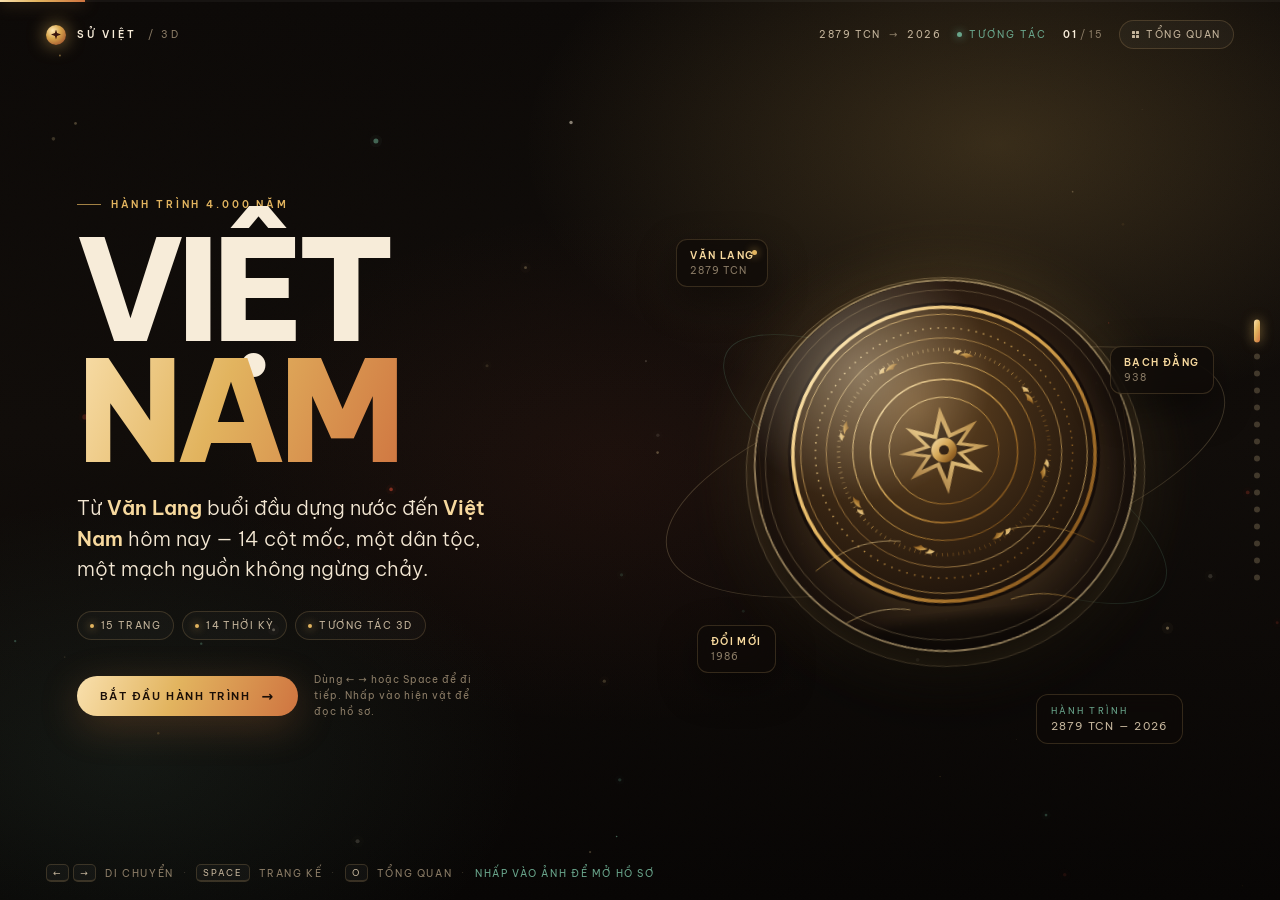
<file: index.html>
<!DOCTYPE html>
<html lang="vi">
<head>
<meta charset="utf-8">
<meta name="viewport" content="width=device-width, initial-scale=1">
<meta name="theme-color" content="#0a0806">
<meta name="color-scheme" content="dark">
<link rel="icon" href="data:image/svg+xml,%3Csvg xmlns='http://www.w3.org/2000/svg' viewBox='0 0 64 64'%3E%3Crect width='64' height='64' rx='14' fill='%230a0806'/%3E%3Ccircle cx='32' cy='32' r='18' fill='none' stroke='%23e2b45f' stroke-width='3'/%3E%3Ccircle cx='32' cy='32' r='6' fill='%23c8452f'/%3E%3C/svg%3E">
<title>Sử Việt 3D — 4.000 năm trong 15 trang</title>
<meta name="description" content="Slide tương tác 3D về lịch sử Việt Nam: từ Văn Lang, Cổ Loa, Bạch Đằng đến Đổi Mới và hôm nay. Nhấp vào hiện vật để mở hồ sơ chi tiết.">
<link rel="stylesheet" href="assets/fonts.css">
<link rel="stylesheet" href="assets/style.css">
</head>
<body>

<canvas id="dust" aria-hidden="true"></canvas>
<div class="progress" aria-hidden="true"><i id="progress-fill"></i></div>

<header class="chrome">
  <div class="brand"><span class="mark"></span>SỬ VIỆT <em>/ 3D</em></div>
  <div class="chrome-right">
    <span class="chrono"><b>2879 TCN</b> → <b>2026</b></span>
    <span class="live">Tương tác</span>
    <span class="counter"><b id="cur-num">01</b> / 15</span>
    <button type="button" class="ov-btn" data-overview aria-label="Mở tổng quan dòng thời gian"><i><b></b><b></b><b></b><b></b></i><span>Tổng quan</span></button>
  </div>
</header>

<nav class="dots" id="dots" aria-label="Điều hướng slide"></nav>
<div class="hintbar" aria-hidden="true">
  <span class="desktop-hint">
    <span class="k"><kbd>←</kbd><kbd>→</kbd></span> di chuyển
    <span class="sep">·</span>
    <span class="k"><kbd>Space</kbd></span> trang kế
    <span class="sep">·</span>
    <span class="k"><kbd>O</kbd></span> tổng quan
    <span class="sep">·</span>
    <span class="tap">Nhấp vào ảnh để mở hồ sơ</span>
  </span>
  <span class="touch-hint">Vuốt để chuyển trang · Chạm ảnh để xem chi tiết</span>
</div>

<main class="deck" id="deck">

  <section class="slide slide--cover is-active" data-title="Mở đầu" aria-label="Mở đầu">
    <div class="wrap cover-grid">
      <div class="cover-copy">
        <p class="kicker reveal" style="--d:.05s">Hành trình 4.000 năm</p>
        <h1 class="hero reveal" style="--d:.12s">VIỆT<br><span class="grad">NAM</span></h1>
        <p class="cover-sub reveal" style="--d:.22s">Từ <b>Văn Lang</b> buổi đầu dựng nước đến <b>Việt Nam</b> hôm nay — 14 cột mốc, một dân tộc, một mạch nguồn không ngừng chảy.</p>
        <div class="pills reveal" style="--d:.32s">
          <span class="pill"><i></i>15 trang</span>
          <span class="pill"><i></i>14 thời kỳ</span>
          <span class="pill"><i></i>Tương tác 3D</span>
        </div>
        <div class="cover-cta reveal" style="--d:.4s">
          <button type="button" class="btn" data-goto="1">Bắt đầu hành trình <span class="arrow">→</span></button>
          <span class="cover-note">Dùng ← → hoặc Space để đi tiếp. Nhấp vào hiện vật để đọc hồ sơ.</span>
        </div>
      </div>
      <div class="cover-visual reveal" style="--d:.3s" data-parallax>
        <div class="drum-glow" aria-hidden="true"></div>
        <div class="orbit" aria-hidden="true"><i></i></div>
        <div class="orbit o2" aria-hidden="true"><i></i></div>
        <div class="drum-stage" data-era="1" role="button" tabindex="0" aria-label="Mở hồ sơ Trống đồng Đông Sơn">
          <div class="drum-wrap">
            <div class="drum-edge" aria-hidden="true"></div>
            <div class="drum-face"><img src="assets/img/drum.svg" alt="Mặt trống đồng Đông Sơn"></div>
            <div class="drum-rim" aria-hidden="true"></div>
          </div>
        </div>
        <div class="chip chip-a"><span class="chip-dot"></span><b>Văn Lang</b><em>2879 TCN</em></div>
        <div class="chip chip-b"><b>Bạch Đằng</b><em>938</em></div>
        <div class="chip chip-c"><b>Đổi Mới</b><em>1986</em></div>
        <div class="cover-plaque"><span>HÀNH TRÌNH</span><b>2879 TCN — 2026</b></div>
      </div>
    </div>
  </section>

  <section class="slide slide--era" data-title="Hồng Bàng" aria-label="Hồng Bàng và Văn Lang">
    <div class="wrap era-grid">
      <div class="era-copy">
        <div class="era-head reveal" style="--d:.05s">
          <p class="kicker">01 / Hồng Bàng</p>
          <span class="era-years">2879 – 258 TCN</span>
        </div>
        <h2 class="title reveal" style="--d:.1s">Buổi đầu<br><span class="grad">dựng nước</span></h2>
        <p class="lede reveal" style="--d:.17s">Từ huyền thoại Lạc Long Quân – Âu Cơ đến nhà nước <strong>Văn Lang</strong> của 18 đời Hùng Vương, người Việt cổ dựng nên nền văn minh lúa nước bên sông Hồng.</p>
        <ul class="facts reveal" style="--d:.25s">
          <li><b>Nhà nước</b><span>Văn Lang – 15 bộ</span></li>
          <li><b>Kinh đô</b><span>Phong Châu, Phú Thọ</span></li>
          <li><b>Kinh tế</b><span>Lúa nước, đúc đồng</span></li>
          <li><b>Dấu ấn</b><span>Trống đồng Đông Sơn</span></li>
        </ul>
        <div class="era-cta reveal" style="--d:.33s">
          <button type="button" class="detail-btn" data-era="1"><span class="db-icon"><i></i></span><span>Mở hồ sơ hiện vật</span><span class="arr">↗</span></button>
          <span class="tap-hint">hoặc <b>nhấp vào ảnh</b></span>
        </div>
      </div>
      <div class="era-visual reveal" style="--d:.2s" data-parallax>
        <span class="era-ghost" aria-hidden="true">01</span>
        <figure class="artifact" data-era="1" role="button" tabindex="0" aria-label="Mở hồ sơ Trống đồng Đông Sơn">
          <span class="a-back" aria-hidden="true"></span>
          <div class="a-plate">
            <img src="assets/img/drum.svg" alt="Minh họa trống đồng Đông Sơn" loading="eager">
            <span class="a-sheen" aria-hidden="true"></span>
          </div>
          <span class="a-frame" aria-hidden="true"></span>
          <span class="a-year">Trống đồng Đông Sơn</span>
          <span class="a-open">Chi tiết <i>↗</i></span>
          <span class="a-corner tl" aria-hidden="true"></span><span class="a-corner tr" aria-hidden="true"></span>
          <span class="a-corner bl" aria-hidden="true"></span><span class="a-corner br" aria-hidden="true"></span>
        </figure>
        <div class="art-cap">Trống đồng Đông Sơn — <b>nhịp đập của văn minh sông Hồng.</b></div>
      </div>
    </div>
  </section>

  <section class="slide slide--era reverse" data-title="Âu Lạc" aria-label="Âu Lạc và thành Cổ Loa">
    <div class="wrap era-grid">
      <div class="era-copy">
        <div class="era-head reveal" style="--d:.05s">
          <p class="kicker">02 / Âu Lạc</p>
          <span class="era-years">257 – 179 TCN</span>
        </div>
        <h2 class="title reveal" style="--d:.1s">Thành Cổ Loa<br><span class="grad">và nỏ thần</span></h2>
        <p class="lede reveal" style="--d:.17s">Thục Phán hợp nhất Văn Lang với Âu Việt, lập nước <strong>Âu Lạc</strong> và xây thành Cổ Loa — kinh đô xoáy ốc kiên cố bậc nhất thời cổ.</p>
        <ul class="facts reveal" style="--d:.25s">
          <li><b>Nhà nước</b><span>Âu Lạc</span></li>
          <li><b>Kinh đô</b><span>Cổ Loa, Đông Anh</span></li>
          <li><b>Công trình</b><span>3 vòng thành xoáy</span></li>
          <li><b>Bi kịch</b><span>Mỵ Châu – Trọng Thủy</span></li>
        </ul>
        <div class="era-cta reveal" style="--d:.33s">
          <button type="button" class="detail-btn" data-era="2"><span class="db-icon"><i></i></span><span>Mở hồ sơ hiện vật</span><span class="arr">↗</span></button>
          <span class="tap-hint">hoặc <b>nhấp vào ảnh</b></span>
        </div>
      </div>
      <div class="era-visual reveal" style="--d:.2s" data-parallax>
        <span class="era-ghost" aria-hidden="true">02</span>
        <figure class="artifact" data-era="2" role="button" tabindex="0" aria-label="Mở hồ sơ Thành Cổ Loa">
          <span class="a-back" aria-hidden="true"></span>
          <div class="a-plate">
            <img src="assets/img/coloa.svg" alt="Minh họa thành Cổ Loa xoắn ốc" loading="lazy">
            <span class="a-sheen" aria-hidden="true"></span>
          </div>
          <span class="a-frame" aria-hidden="true"></span>
          <span class="a-year">Thành Cổ Loa</span>
          <span class="a-open">Chi tiết <i>↗</i></span>
          <span class="a-corner tl" aria-hidden="true"></span><span class="a-corner tr" aria-hidden="true"></span>
          <span class="a-corner bl" aria-hidden="true"></span><span class="a-corner br" aria-hidden="true"></span>
        </figure>
        <div class="art-cap">Cổ Loa — <b>ba vòng thành xoáy ốc bên sông Hoàng Giang.</b></div>
      </div>
    </div>
  </section>

  <section class="slide slide--era" data-title="Hai Bà Trưng" aria-label="Bắc thuộc và khởi nghĩa Hai Bà Trưng">
    <div class="wrap era-grid">
      <div class="era-copy">
        <div class="era-head reveal" style="--d:.05s">
          <p class="kicker">03 / Bắc thuộc</p>
          <span class="era-years">40 – 43 SCN</span>
        </div>
        <h2 class="title reveal" style="--d:.1s">Hai Bà Trưng<br><span class="grad">dựng cờ khởi nghĩa</span></h2>
        <p class="lede reveal" style="--d:.17s">Sau hơn hai thế kỷ Bắc thuộc, cuộc khởi nghĩa Mê Linh của <strong>Trưng Trắc</strong> và <strong>Trưng Nhị</strong> bùng nổ, giải phóng 65 thành trì.</p>
        <ul class="facts reveal" style="--d:.25s">
          <li><b>Thời gian</b><span>40 – 43 SCN</span></li>
          <li><b>Căn cứ</b><span>Mê Linh, Vĩnh Phúc</span></li>
          <li><b>Thành quả</b><span>Giải phóng 65 thành</span></li>
          <li><b>Biểu tượng</b><span>Tinh thần nữ nhi bất khuất</span></li>
        </ul>
        <div class="era-cta reveal" style="--d:.33s">
          <button type="button" class="detail-btn" data-era="3"><span class="db-icon"><i></i></span><span>Mở hồ sơ hiện vật</span><span class="arr">↗</span></button>
          <span class="tap-hint">hoặc <b>nhấp vào ảnh</b></span>
        </div>
      </div>
      <div class="era-visual reveal" style="--d:.2s" data-parallax>
        <span class="era-ghost" aria-hidden="true">03</span>
        <figure class="artifact" data-era="3" role="button" tabindex="0" aria-label="Mở hồ sơ Hai Bà Trưng">
          <span class="a-back" aria-hidden="true"></span>
          <div class="a-plate">
            <img src="assets/img/trung.svg" alt="Minh họa Hai Bà Trưng cưỡi voi ra trận" loading="lazy">
            <span class="a-sheen" aria-hidden="true"></span>
          </div>
          <span class="a-frame" aria-hidden="true"></span>
          <span class="a-year">Hai Bà Trưng</span>
          <span class="a-open">Chi tiết <i>↗</i></span>
          <span class="a-corner tl" aria-hidden="true"></span><span class="a-corner tr" aria-hidden="true"></span>
          <span class="a-corner bl" aria-hidden="true"></span><span class="a-corner br" aria-hidden="true"></span>
        </figure>
        <div class="art-cap">Hai Bà Trưng cưỡi voi ra trận — <b>biểu tượng bất diệt của tinh thần độc lập.</b></div>
      </div>
    </div>
  </section>

  <section class="slide slide--era reverse" data-title="Bạch Đằng" aria-label="Ngô Quyền và trận Bạch Đằng 938">
    <div class="wrap era-grid">
      <div class="era-copy">
        <div class="era-head reveal" style="--d:.05s">
          <p class="kicker">04 / Độc lập</p>
          <span class="era-years">938</span>
        </div>
        <h2 class="title reveal" style="--d:.1s">Bạch Đằng<br><span class="grad">938</span></h2>
        <p class="lede reveal" style="--d:.17s">Ngô Quyền dùng cọc gỗ và thủy triều đánh tan quân Nam Hán, <strong>chấm dứt hơn 1.000 năm Bắc thuộc.</strong></p>
        <ul class="facts reveal" style="--d:.25s">
          <li><b>Năm</b><span>938</span></li>
          <li><b>Địa điểm</b><span>Sông Bạch Đằng</span></li>
          <li><b>Chiến thuật</b><span>Cọc gỗ + thủy triều</span></li>
          <li><b>Ý nghĩa</b><span>Kết thúc Bắc thuộc</span></li>
        </ul>
        <div class="era-cta reveal" style="--d:.33s">
          <button type="button" class="detail-btn" data-era="4"><span class="db-icon"><i></i></span><span>Mở hồ sơ hiện vật</span><span class="arr">↗</span></button>
          <span class="tap-hint">hoặc <b>nhấp vào ảnh</b></span>
        </div>
      </div>
      <div class="era-visual reveal" style="--d:.2s" data-parallax>
        <span class="era-ghost" aria-hidden="true">04</span>
        <figure class="artifact" data-era="4" role="button" tabindex="0" aria-label="Mở hồ sơ Bãi cọc Bạch Đằng">
          <span class="a-back" aria-hidden="true"></span>
          <div class="a-plate">
            <img src="assets/img/bachdang.svg" alt="Minh họa trận Bạch Đằng trên sông" loading="lazy">
            <span class="a-sheen" aria-hidden="true"></span>
          </div>
          <span class="a-frame" aria-hidden="true"></span>
          <span class="a-year">Bãi cọc Bạch Đằng</span>
          <span class="a-open">Chi tiết <i>↗</i></span>
          <span class="a-corner tl" aria-hidden="true"></span><span class="a-corner tr" aria-hidden="true"></span>
          <span class="a-corner bl" aria-hidden="true"></span><span class="a-corner br" aria-hidden="true"></span>
        </figure>
        <div class="art-cap">Bãi cọc Bạch Đằng — <b>chiến thuật thiên tài làm nên chiến thắng năm 938.</b></div>
      </div>
    </div>
  </section>

  <section class="slide slide--era" data-title="Nhà Lý" aria-label="Nhà Lý và kinh đô Thăng Long">
    <div class="wrap era-grid">
      <div class="era-copy">
        <div class="era-head reveal" style="--d:.05s">
          <p class="kicker">05 / Nhà Lý</p>
          <span class="era-years">1010 – 1225</span>
        </div>
        <h2 class="title reveal" style="--d:.1s">Dời đô,<br><span class="grad">mở nền văn hiến</span></h2>
        <p class="lede reveal" style="--d:.17s">Năm 1010, Lý Thái Tổ dời đô về Đại La, đổi tên <strong>Thăng Long</strong> — mở ra thời kỳ hưng thịnh của văn minh Đại Việt.</p>
        <ul class="facts reveal" style="--d:.25s">
          <li><b>Năm 1010</b><span>Chiếu dời đô</span></li>
          <li><b>Kinh đô</b><span>Thăng Long, Hà Nội</span></li>
          <li><b>Giáo dục</b><span>Văn Miếu – Quốc Tử Giám</span></li>
          <li><b>Dấu ấn</b><span>Chùa Một Cột</span></li>
        </ul>
        <div class="era-cta reveal" style="--d:.33s">
          <button type="button" class="detail-btn" data-era="5"><span class="db-icon"><i></i></span><span>Mở hồ sơ hiện vật</span><span class="arr">↗</span></button>
          <span class="tap-hint">hoặc <b>nhấp vào ảnh</b></span>
        </div>
      </div>
      <div class="era-visual reveal" style="--d:.2s" data-parallax>
        <span class="era-ghost" aria-hidden="true">05</span>
        <figure class="artifact" data-era="5" role="button" tabindex="0" aria-label="Mở hồ sơ Khuê Văn Các">
          <span class="a-back" aria-hidden="true"></span>
          <div class="a-plate">
            <img src="assets/img/thanglong.svg" alt="Minh họa Khuê Văn Các và rồng thời Lý" loading="lazy">
            <span class="a-sheen" aria-hidden="true"></span>
          </div>
          <span class="a-frame" aria-hidden="true"></span>
          <span class="a-year">Khuê Văn Các</span>
          <span class="a-open">Chi tiết <i>↗</i></span>
          <span class="a-corner tl" aria-hidden="true"></span><span class="a-corner tr" aria-hidden="true"></span>
          <span class="a-corner bl" aria-hidden="true"></span><span class="a-corner br" aria-hidden="true"></span>
        </figure>
        <div class="art-cap">Khuê Văn Các — <b>biểu tượng của nền giáo dục và văn hiến Thăng Long.</b></div>
      </div>
    </div>
  </section>

  <section class="slide slide--era reverse" data-title="Nhà Trần" aria-label="Nhà Trần và ba lần kháng chiến chống Nguyên Mông">
    <div class="wrap era-grid">
      <div class="era-copy">
        <div class="era-head reveal" style="--d:.05s">
          <p class="kicker">06 / Nhà Trần</p>
          <span class="era-years">1258 – 1288</span>
        </div>
        <h2 class="title reveal" style="--d:.1s">Hào khí<br><span class="grad">Đông A</span></h2>
        <p class="lede reveal" style="--d:.17s">Ba lần đánh bại quân Nguyên Mông, triều Trần khẳng định bản lĩnh của một dân tộc <strong>không chịu khuất phục.</strong></p>
        <ul class="facts reveal" style="--d:.25s">
          <li><b>Ba lần</b><span>1258 · 1285 · 1288</span></li>
          <li><b>Chỉ huy</b><span>Trần Hưng Đạo</span></li>
          <li><b>Hội nghị</b><span>Diên Hồng, Bình Than</span></li>
          <li><b>Đỉnh cao</b><span>Bạch Đằng 1288</span></li>
        </ul>
        <div class="era-cta reveal" style="--d:.33s">
          <button type="button" class="detail-btn" data-era="6"><span class="db-icon"><i></i></span><span>Mở hồ sơ hiện vật</span><span class="arr">↗</span></button>
          <span class="tap-hint">hoặc <b>nhấp vào ảnh</b></span>
        </div>
      </div>
      <div class="era-visual reveal" style="--d:.2s" data-parallax>
        <span class="era-ghost" aria-hidden="true">06</span>
        <figure class="artifact" data-era="6" role="button" tabindex="0" aria-label="Mở hồ sơ Hào khí Đông A">
          <span class="a-back" aria-hidden="true"></span>
          <div class="a-plate">
            <img src="assets/img/tran.svg" alt="Minh họa cờ nghĩa quân thời Trần" loading="lazy">
            <span class="a-sheen" aria-hidden="true"></span>
          </div>
          <span class="a-frame" aria-hidden="true"></span>
          <span class="a-year">Hào khí Đông A</span>
          <span class="a-open">Chi tiết <i>↗</i></span>
          <span class="a-corner tl" aria-hidden="true"></span><span class="a-corner tr" aria-hidden="true"></span>
          <span class="a-corner bl" aria-hidden="true"></span><span class="a-corner br" aria-hidden="true"></span>
        </figure>
        <div class="art-cap">Ba lần kháng chiến, một tinh thần: <b>quyết chiến quyết thắng.</b></div>
      </div>
    </div>
  </section>

  <section class="slide slide--era" data-title="Lam Sơn" aria-label="Khởi nghĩa Lam Sơn">
    <div class="wrap era-grid">
      <div class="era-copy">
        <div class="era-head reveal" style="--d:.05s">
          <p class="kicker">07 / Lam Sơn</p>
          <span class="era-years">1418 – 1428</span>
        </div>
        <h2 class="title reveal" style="--d:.1s">Mười năm<br><span class="grad">khởi nghĩa Lam Sơn</span></h2>
        <p class="lede reveal" style="--d:.17s">Từ vùng rừng núi Thanh Hóa, nghĩa quân Lam Sơn đánh đuổi quân Minh, <strong>giành lại độc lập</strong> sau mười năm gian khổ.</p>
        <ul class="facts reveal" style="--d:.25s">
          <li><b>Bắt đầu</b><span>1418 tại Lam Sơn</span></li>
          <li><b>Kéo dài</b><span>10 năm</span></li>
          <li><b>Chiến thắng</b><span>Chi Lăng – Xương Giang</span></li>
          <li><b>Văn bản</b><span>Bình Ngô đại cáo</span></li>
        </ul>
        <div class="era-cta reveal" style="--d:.33s">
          <button type="button" class="detail-btn" data-era="7"><span class="db-icon"><i></i></span><span>Mở hồ sơ hiện vật</span><span class="arr">↗</span></button>
          <span class="tap-hint">hoặc <b>nhấp vào ảnh</b></span>
        </div>
      </div>
      <div class="era-visual reveal" style="--d:.2s" data-parallax>
        <span class="era-ghost" aria-hidden="true">07</span>
        <figure class="artifact" data-era="7" role="button" tabindex="0" aria-label="Mở hồ sơ Gươm thần Lam Sơn">
          <span class="a-back" aria-hidden="true"></span>
          <div class="a-plate">
            <img src="assets/img/lamsong.svg" alt="Minh họa gươm thần và hồ Hoàn Kiếm" loading="lazy">
            <span class="a-sheen" aria-hidden="true"></span>
          </div>
          <span class="a-frame" aria-hidden="true"></span>
          <span class="a-year">Gươm thần Lam Sơn</span>
          <span class="a-open">Chi tiết <i>↗</i></span>
          <span class="a-corner tl" aria-hidden="true"></span><span class="a-corner tr" aria-hidden="true"></span>
          <span class="a-corner bl" aria-hidden="true"></span><span class="a-corner br" aria-hidden="true"></span>
        </figure>
        <div class="art-cap">Gươm thần và hồ Hoàn Kiếm — <b>huyền thoại về chính nghĩa và hòa bình.</b></div>
      </div>
    </div>
  </section>

  <section class="slide slide--era reverse" data-title="Tây Sơn" aria-label="Tây Sơn và Quang Trung">
    <div class="wrap era-grid">
      <div class="era-copy">
        <div class="era-head reveal" style="--d:.05s">
          <p class="kicker">08 / Tây Sơn</p>
          <span class="era-years">1771 – 1792</span>
        </div>
        <h2 class="title reveal" style="--d:.1s">Quang Trung<br><span class="grad">đại phá quân Thanh</span></h2>
        <p class="lede reveal" style="--d:.17s">Từ khởi nghĩa nông dân, anh em Tây Sơn thống nhất đất nước và làm nên <strong>chiến thắng thần tốc</strong> mùa xuân 1789.</p>
        <ul class="facts reveal" style="--d:.25s">
          <li><b>Khởi nghĩa</b><span>1771</span></li>
          <li><b>Rạch Gầm – Xoài Mút</b><span>1785</span></li>
          <li><b>Ngọc Hồi – Đống Đa</b><span>1789</span></li>
          <li><b>Hoàng đế</b><span>Quang Trung – Nguyễn Huệ</span></li>
        </ul>
        <div class="era-cta reveal" style="--d:.33s">
          <button type="button" class="detail-btn" data-era="8"><span class="db-icon"><i></i></span><span>Mở hồ sơ hiện vật</span><span class="arr">↗</span></button>
          <span class="tap-hint">hoặc <b>nhấp vào ảnh</b></span>
        </div>
      </div>
      <div class="era-visual reveal" style="--d:.2s" data-parallax>
        <span class="era-ghost" aria-hidden="true">08</span>
        <figure class="artifact" data-era="8" role="button" tabindex="0" aria-label="Mở hồ sơ Quang Trung">
          <span class="a-back" aria-hidden="true"></span>
          <div class="a-plate">
            <img src="assets/img/tayson.svg" alt="Minh họa Quang Trung trên lưng voi" loading="lazy">
            <span class="a-sheen" aria-hidden="true"></span>
          </div>
          <span class="a-frame" aria-hidden="true"></span>
          <span class="a-year">Quang Trung</span>
          <span class="a-open">Chi tiết <i>↗</i></span>
          <span class="a-corner tl" aria-hidden="true"></span><span class="a-corner tr" aria-hidden="true"></span>
          <span class="a-corner bl" aria-hidden="true"></span><span class="a-corner br" aria-hidden="true"></span>
        </figure>
        <div class="art-cap">Mùa xuân Kỷ Dậu 1789 — <b>chiến thắng thần tốc Ngọc Hồi – Đống Đa.</b></div>
      </div>
    </div>
  </section>

  <section class="slide slide--era" data-title="Nhà Nguyễn" aria-label="Nhà Nguyễn và kinh thành Huế">
    <div class="wrap era-grid">
      <div class="era-copy">
        <div class="era-head reveal" style="--d:.05s">
          <p class="kicker">09 / Nhà Nguyễn</p>
          <span class="era-years">1802 – 1945</span>
        </div>
        <h2 class="title reveal" style="--d:.1s">Kinh thành Huế<br><span class="grad">và triều Nguyễn</span></h2>
        <p class="lede reveal" style="--d:.17s">Gia Long thống nhất đất nước, đặt kinh đô tại Huế; triều Nguyễn để lại <strong>quần thể cung đình đồ sộ</strong> bên sông Hương.</p>
        <ul class="facts reveal" style="--d:.25s">
          <li><b>Năm 1802</b><span>Gia Long lập nhà Nguyễn</span></li>
          <li><b>Kinh đô</b><span>Phú Xuân – Huế</span></li>
          <li><b>Quốc hiệu</b><span>Việt Nam, 1804</span></li>
          <li><b>Di sản</b><span>Cố đô Huế</span></li>
        </ul>
        <div class="era-cta reveal" style="--d:.33s">
          <button type="button" class="detail-btn" data-era="9"><span class="db-icon"><i></i></span><span>Mở hồ sơ hiện vật</span><span class="arr">↗</span></button>
          <span class="tap-hint">hoặc <b>nhấp vào ảnh</b></span>
        </div>
      </div>
      <div class="era-visual reveal" style="--d:.2s" data-parallax>
        <span class="era-ghost" aria-hidden="true">09</span>
        <figure class="artifact" data-era="9" role="button" tabindex="0" aria-label="Mở hồ sơ Ngọ Môn">
          <span class="a-back" aria-hidden="true"></span>
          <div class="a-plate">
            <img src="assets/img/hue.svg" alt="Minh họa Ngọ Môn và kinh thành Huế" loading="lazy">
            <span class="a-sheen" aria-hidden="true"></span>
          </div>
          <span class="a-frame" aria-hidden="true"></span>
          <span class="a-year">Ngọ Môn</span>
          <span class="a-open">Chi tiết <i>↗</i></span>
          <span class="a-corner tl" aria-hidden="true"></span><span class="a-corner tr" aria-hidden="true"></span>
          <span class="a-corner bl" aria-hidden="true"></span><span class="a-corner br" aria-hidden="true"></span>
        </figure>
        <div class="art-cap">Ngọ Môn — <b>cổng chính của Hoàng thành Huế, di sản thế giới.</b></div>
      </div>
    </div>
  </section>

  <section class="slide slide--era reverse" data-title="Pháp thuộc" aria-label="Thời Pháp thuộc và phong trào yêu nước">
    <div class="wrap era-grid">
      <div class="era-copy">
        <div class="era-head reveal" style="--d:.05s">
          <p class="kicker">10 / Pháp thuộc</p>
          <span class="era-years">1858 – 1945</span>
        </div>
        <h2 class="title reveal" style="--d:.1s">Đêm dài nô lệ<br><span class="grad">và những ngọn lửa</span></h2>
        <p class="lede reveal" style="--d:.17s">Gần một thế kỷ thuộc địa, nhưng <strong>chưa bao giờ phong trào yêu nước ngừng cháy.</strong></p>
        <ul class="facts reveal" style="--d:.25s">
          <li><b>1858</b><span>Pháp nổ súng Đà Nẵng</span></li>
          <li><b>1885 – 1896</b><span>Phong trào Cần Vương</span></li>
          <li><b>1930</b><span>Thành lập Đảng</span></li>
          <li><b>1941</b><span>Mặt trận Việt Minh</span></li>
        </ul>
        <div class="era-cta reveal" style="--d:.33s">
          <button type="button" class="detail-btn" data-era="10"><span class="db-icon"><i></i></span><span>Mở hồ sơ hiện vật</span><span class="arr">↗</span></button>
          <span class="tap-hint">hoặc <b>nhấp vào ảnh</b></span>
        </div>
      </div>
      <div class="era-visual reveal" style="--d:.2s" data-parallax>
        <span class="era-ghost" aria-hidden="true">10</span>
        <figure class="artifact" data-era="10" role="button" tabindex="0" aria-label="Mở hồ sơ Ngọn lửa Cần Vương">
          <span class="a-back" aria-hidden="true"></span>
          <div class="a-plate">
            <img src="assets/img/phapthuoc.svg" alt="Minh họa thời Pháp thuộc và phong trào yêu nước" loading="lazy">
            <span class="a-sheen" aria-hidden="true"></span>
          </div>
          <span class="a-frame" aria-hidden="true"></span>
          <span class="a-year">Ngọn lửa Cần Vương</span>
          <span class="a-open">Chi tiết <i>↗</i></span>
          <span class="a-corner tl" aria-hidden="true"></span><span class="a-corner tr" aria-hidden="true"></span>
          <span class="a-corner bl" aria-hidden="true"></span><span class="a-corner br" aria-hidden="true"></span>
        </figure>
        <div class="art-cap">Những ngọn lửa Cần Vương — <b>ý chí không chịu làm nô lệ.</b></div>
      </div>
    </div>
  </section>

  <section class="slide slide--era" data-title="1945" aria-label="Cách mạng tháng Tám và Quốc khánh 1945">
    <div class="wrap era-grid">
      <div class="era-copy">
        <div class="era-head reveal" style="--d:.05s">
          <p class="kicker">11 / 1945</p>
          <span class="era-years">Cách mạng tháng Tám</span>
        </div>
        <h2 class="title reveal" style="--d:.1s">Mùa thu<br><span class="grad">độc lập</span></h2>
        <p class="lede reveal" style="--d:.17s">Cách mạng tháng Tám thành công; ngày 2/9/1945, Chủ tịch Hồ Chí Minh đọc <strong>Tuyên ngôn độc lập</strong> tại Quảng trường Ba Đình.</p>
        <ul class="facts reveal" style="--d:.25s">
          <li><b>19/8/1945</b><span>Khởi nghĩa Hà Nội</span></li>
          <li><b>2/9/1945</b><span>Tuyên ngôn độc lập</span></li>
          <li><b>Địa điểm</b><span>Quảng trường Ba Đình</span></li>
          <li><b>Tên nước</b><span>Việt Nam Dân chủ Cộng hòa</span></li>
        </ul>
        <div class="era-cta reveal" style="--d:.33s">
          <button type="button" class="detail-btn" data-era="11"><span class="db-icon"><i></i></span><span>Mở hồ sơ hiện vật</span><span class="arr">↗</span></button>
          <span class="tap-hint">hoặc <b>nhấp vào ảnh</b></span>
        </div>
      </div>
      <div class="era-visual reveal" style="--d:.2s" data-parallax>
        <span class="era-ghost" aria-hidden="true">11</span>
        <figure class="artifact" data-era="11" role="button" tabindex="0" aria-label="Mở hồ sơ Quảng trường Ba Đình 1945">
          <span class="a-back" aria-hidden="true"></span>
          <div class="a-plate">
            <img src="assets/img/cachmang.svg" alt="Minh họa Quảng trường Ba Đình ngày 2/9/1945" loading="lazy">
            <span class="a-sheen" aria-hidden="true"></span>
          </div>
          <span class="a-frame" aria-hidden="true"></span>
          <span class="a-year">Ba Đình 1945</span>
          <span class="a-open">Chi tiết <i>↗</i></span>
          <span class="a-corner tl" aria-hidden="true"></span><span class="a-corner tr" aria-hidden="true"></span>
          <span class="a-corner bl" aria-hidden="true"></span><span class="a-corner br" aria-hidden="true"></span>
        </figure>
        <div class="art-cap">Quảng trường Ba Đình, 2/9/1945 — <b>khoảnh khắc khai sinh nước Việt Nam mới.</b></div>
      </div>
    </div>
  </section>

  <section class="slide slide--era reverse" data-title="1954 – 1975" aria-label="Từ Điện Biên Phủ 1954 đến thống nhất 1975">
    <div class="wrap era-grid">
      <div class="era-copy">
        <div class="era-head reveal" style="--d:.05s">
          <p class="kicker">12 / 1954 – 1975</p>
          <span class="era-years">Kháng chiến &amp; thống nhất</span>
        </div>
        <h2 class="title reveal" style="--d:.1s">Từ Điện Biên Phủ<br><span class="grad">đến mùa xuân đại thắng</span></h2>
        <p class="lede reveal" style="--d:.17s">Chiến thắng Điện Biên Phủ lừng lẫy năm châu, rồi cuộc tổng tiến công mùa xuân 1975 <strong>thống nhất non sông.</strong></p>
        <ul class="facts reveal" style="--d:.25s">
          <li><b>7/5/1954</b><span>Điện Biên Phủ</span></li>
          <li><b>21/7/1954</b><span>Hiệp định Genève</span></li>
          <li><b>30/4/1975</b><span>Giải phóng miền Nam</span></li>
          <li><b>1976</b><span>Nước CHXHCN Việt Nam</span></li>
        </ul>
        <div class="era-cta reveal" style="--d:.33s">
          <button type="button" class="detail-btn" data-era="12"><span class="db-icon"><i></i></span><span>Mở hồ sơ hiện vật</span><span class="arr">↗</span></button>
          <span class="tap-hint">hoặc <b>nhấp vào ảnh</b></span>
        </div>
      </div>
      <div class="era-visual reveal" style="--d:.2s" data-parallax>
        <span class="era-ghost" aria-hidden="true">12</span>
        <figure class="artifact" data-era="12" role="button" tabindex="0" aria-label="Mở hồ sơ Dinh Độc Lập 1975">
          <span class="a-back" aria-hidden="true"></span>
          <div class="a-plate">
            <img src="assets/img/thongnhat.svg" alt="Minh họa xe tăng tiến vào Dinh Độc Lập" loading="lazy">
            <span class="a-sheen" aria-hidden="true"></span>
          </div>
          <span class="a-frame" aria-hidden="true"></span>
          <span class="a-year">Dinh Độc Lập</span>
          <span class="a-open">Chi tiết <i>↗</i></span>
          <span class="a-corner tl" aria-hidden="true"></span><span class="a-corner tr" aria-hidden="true"></span>
          <span class="a-corner bl" aria-hidden="true"></span><span class="a-corner br" aria-hidden="true"></span>
        </figure>
        <div class="art-cap">30/4/1975 — <b>non sông thu về một mối.</b></div>
      </div>
    </div>
  </section>

  <section class="slide slide--era" data-title="Đổi Mới" aria-label="Công cuộc Đổi Mới 1986">
    <div class="wrap era-grid">
      <div class="era-copy">
        <div class="era-head reveal" style="--d:.05s">
          <p class="kicker">13 / Đổi Mới</p>
          <span class="era-years">1986</span>
        </div>
        <h2 class="title reveal" style="--d:.1s">Đổi Mới —<br><span class="grad">mở cửa và cất cánh</span></h2>
        <p class="lede reveal" style="--d:.17s">Đại hội VI tháng 12/1986 khởi xướng công cuộc Đổi Mới, đưa Việt Nam bước vào <strong>kinh tế thị trường và hội nhập.</strong></p>
        <ul class="facts reveal" style="--d:.25s">
          <li><b>12/1986</b><span>Đại hội VI</span></li>
          <li><b>Chủ trương</b><span>Kinh tế thị trường</span></li>
          <li><b>1995</b><span>Gia nhập ASEAN</span></li>
          <li><b>2007</b><span>Gia nhập WTO</span></li>
        </ul>
        <div class="era-cta reveal" style="--d:.33s">
          <button type="button" class="detail-btn" data-era="13"><span class="db-icon"><i></i></span><span>Mở hồ sơ hiện vật</span><span class="arr">↗</span></button>
          <span class="tap-hint">hoặc <b>nhấp vào ảnh</b></span>
        </div>
      </div>
      <div class="era-visual reveal" style="--d:.2s" data-parallax>
        <span class="era-ghost" aria-hidden="true">13</span>
        <figure class="artifact" data-era="13" role="button" tabindex="0" aria-label="Mở hồ sơ Cánh cửa Đổi Mới">
          <span class="a-back" aria-hidden="true"></span>
          <div class="a-plate">
            <img src="assets/img/doimoi.svg" alt="Minh họa cánh cửa Đổi Mới mở ra" loading="lazy">
            <span class="a-sheen" aria-hidden="true"></span>
          </div>
          <span class="a-frame" aria-hidden="true"></span>
          <span class="a-year">Cánh cửa Đổi Mới</span>
          <span class="a-open">Chi tiết <i>↗</i></span>
          <span class="a-corner tl" aria-hidden="true"></span><span class="a-corner tr" aria-hidden="true"></span>
          <span class="a-corner bl" aria-hidden="true"></span><span class="a-corner br" aria-hidden="true"></span>
        </figure>
        <div class="art-cap">Cánh cửa Đổi Mới — <b>từ bao cấp đến kinh tế thị trường và hội nhập.</b></div>
      </div>
    </div>
  </section>

  <section class="slide slide--era reverse" data-title="Hôm nay" aria-label="Việt Nam hôm nay và tương lai">
    <div class="wrap era-grid">
      <div class="era-copy">
        <div class="era-head reveal" style="--d:.05s">
          <p class="kicker">14 / Hôm nay</p>
          <span class="era-years">1986 – 2026</span>
        </div>
        <h2 class="title reveal" style="--d:.1s">Việt Nam<br><span class="grad">hôm nay &amp; ngày mai</span></h2>
        <p class="lede reveal" style="--d:.17s">Hơn 100 triệu dân, nền kinh tế năng động, 8 di sản thế giới — Việt Nam đang <strong>viết tiếp trang sử của mình.</strong></p>
        <ul class="facts reveal" style="--d:.25s">
          <li><b>Dân số</b><span>Hơn 100 triệu người</span></li>
          <li><b>Di sản UNESCO</b><span>8 di sản thế giới</span></li>
          <li><b>Diện tích</b><span>Hơn 331.000 km²</span></li>
          <li><b>Khát vọng</b><span>Thịnh vượng, hội nhập</span></li>
        </ul>
        <div class="era-cta reveal" style="--d:.33s">
          <button type="button" class="detail-btn" data-era="14"><span class="db-icon"><i></i></span><span>Mở hồ sơ hiện vật</span><span class="arr">↗</span></button>
          <button type="button" class="detail-btn" data-goto="0"><span>Xem lại từ đầu</span><span class="arr">↺</span></button>
        </div>
      </div>
      <div class="era-visual reveal" style="--d:.2s" data-parallax>
        <span class="era-ghost" aria-hidden="true">14</span>
        <figure class="artifact" data-era="14" role="button" tabindex="0" aria-label="Mở hồ sơ Việt Nam hôm nay">
          <span class="a-back" aria-hidden="true"></span>
          <div class="a-plate">
            <img src="assets/img/hiennay.svg" alt="Minh họa đô thị Việt Nam hiện đại" loading="lazy">
            <span class="a-sheen" aria-hidden="true"></span>
          </div>
          <span class="a-frame" aria-hidden="true"></span>
          <span class="a-year">Việt Nam hôm nay</span>
          <span class="a-open">Chi tiết <i>↗</i></span>
          <span class="a-corner tl" aria-hidden="true"></span><span class="a-corner tr" aria-hidden="true"></span>
          <span class="a-corner bl" aria-hidden="true"></span><span class="a-corner br" aria-hidden="true"></span>
        </figure>
        <div class="art-cap">Một dân tộc đi qua 4.000 năm — <b>đang hướng tới tương lai.</b></div>
      </div>
    </div>
  </section>

</main>

<div class="modal" id="modal" aria-hidden="true">
  <div class="modal-bg" data-close></div>
  <div class="modal-card" role="dialog" aria-modal="true" aria-labelledby="m-title">
    <div class="m-visual">
      <img id="m-img" src="assets/img/drum.svg" alt="">
      <span class="m-badge" id="m-badge">Khởi nguyên</span>
      <span class="m-rings" aria-hidden="true"></span>
    </div>
    <div class="m-body">
      <p class="m-kicker" id="m-kicker">Hồ sơ 01</p>
      <h3 class="m-title" id="m-title">Buổi đầu dựng nước</h3>
      <p class="m-period" id="m-period">2879 – 258 TCN</p>
      <p class="m-lead" id="m-lead"></p>
      <div class="m-bodytext" id="m-bodytext"></div>
      <div class="m-facts" id="m-facts"></div>
      <blockquote id="m-quote"></blockquote>
      <div class="m-nav">
        <button type="button" id="m-prev">← Thời kỳ trước</button>
        <button type="button" id="m-next">Thời kỳ sau →</button>
        <button type="button" id="m-goto">Tới trang này</button>
      </div>
    </div>
    <button type="button" class="m-close" id="m-close" aria-label="Đóng hồ sơ">×</button>
  </div>
</div>

<div class="overview" id="overview" aria-hidden="true">
  <div class="overview-bg" data-close-overview></div>
  <div class="ov-inner" role="dialog" aria-modal="true" aria-label="Tổng quan dòng thời gian">
    <div class="ov-head">
      <div>
        <p>Dòng thời gian</p>
        <h3>4.000 năm trong một màn hình</h3>
        <span>Chọn một thời kỳ để đi tới · Nhấn O hoặc Esc để đóng</span>
      </div>
      <button type="button" class="ov-close" data-close-overview>Đóng ×</button>
    </div>
    <div class="ov-grid" id="ov-grid"></div>
  </div>
</div>

<script src="assets/js/data.js"></script>
<script src="assets/js/app.js"></script>
</body>
</html>
</file>
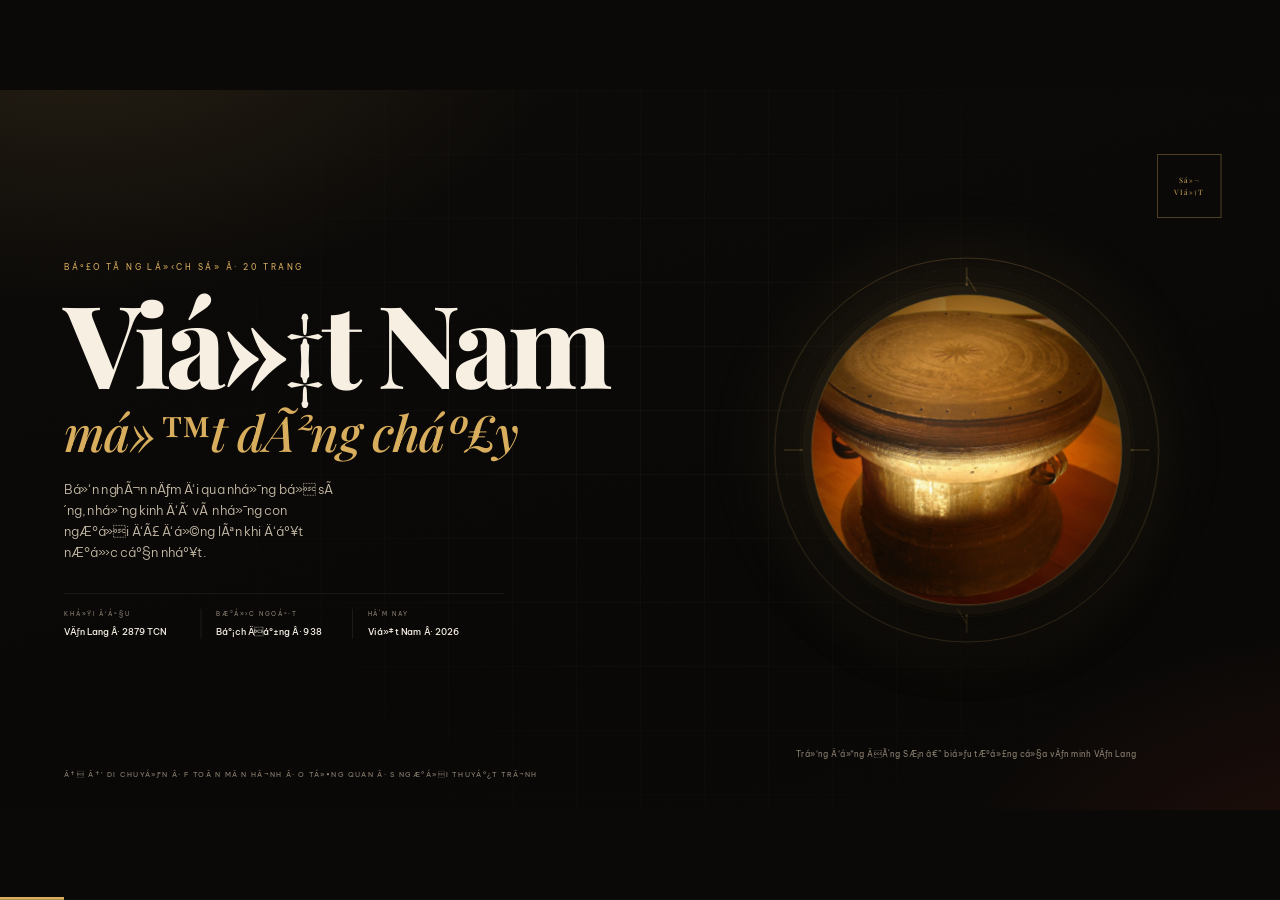
<file: lich-su-20-trang/index.html>
<!DOCTYPE html>
<html lang="vi" data-theme="museum">
<head>
<meta charset="utf-8">
<meta name="viewport" content="width=device-width,initial-scale=1">
<title>Lá»‹ch sá»­ Viá»‡t Nam â€” Bá»‘n nghÃ¬n nÄƒm trong má»™t dÃ²ng cháº£y</title>
<link rel="preconnect" href="https://fonts.googleapis.com">
<link rel="preconnect" href="https://fonts.gstatic.com" crossorigin>
<link href="https://fonts.googleapis.com/css2?family=Playfair+Display:ital,wght@0,500;0,600;0,700;0,800;1,500;1,600&family=Be+Vietnam+Pro:wght@200;300;400;500;600&display=swap" rel="stylesheet">
<link rel="stylesheet" href="../assets/fonts.css">
<link rel="stylesheet" href="assets/base.css">
<link rel="stylesheet" href="assets/deck.css">
</head>
<body>
<div class="deck">

<!-- ================= 01 â€” COVER ================= -->
<section class="slide cover" data-title="Lá»‹ch sá»­ Viá»‡t Nam">
  <div class="cover-text">
    <p class="cover-kicker rv">Báº£o tÃ ng lá»‹ch sá»­ Â· 20 trang</p>
    <h1 class="cover-title rv" style="--d:90ms">Viá»‡t Nam<em>má»™t dÃ²ng cháº£y</em></h1>
    <p class="cover-lede rv" style="--d:200ms">Bá»‘n nghÃ¬n nÄƒm Ä‘i qua nhá»¯ng bá» sÃ´ng, nhá»¯ng kinh Ä‘Ã´ vÃ  nhá»¯ng con ngÆ°á»i Ä‘Ã£ Ä‘á»©ng lÃªn khi Ä‘áº¥t nÆ°á»›c cáº§n nháº¥t.</p>
    <div class="cover-meta rv" style="--d:320ms">
      <div><span>Khá»Ÿi Ä‘áº§u</span><strong>VÄƒn Lang Â· 2879 TCN</strong></div>
      <div><span>BÆ°á»›c ngoáº·t</span><strong>Báº¡ch Äáº±ng Â· 938</strong></div>
      <div><span>HÃ´m nay</span><strong>Viá»‡t Nam Â· 2026</strong></div>
    </div>
  </div>

  <div class="cover-art">
    <div class="cover-aura"></div>
    <div class="drum-wrap plx" style="--px:16px;--py:12px">
      <div class="ring ring-a">
        <svg viewBox="0 0 600 600" aria-hidden="true">
          <circle cx="300" cy="300" r="288" fill="none" stroke="rgba(216,173,92,.34)" stroke-width="1"/>
          <circle cx="300" cy="300" r="272" fill="none" stroke="rgba(216,173,92,.18)" stroke-width="1" stroke-dasharray="2 12"/>
          <circle cx="300" cy="300" r="250" fill="none" stroke="rgba(216,173,92,.12)" stroke-width="1"/>
        </svg>
      </div>
      <div class="ring ring-b">
        <svg viewBox="0 0 600 600" aria-hidden="true">
          <g stroke="rgba(216,173,92,.5)" stroke-width="1">
            <path d="M300 26v26M300 548v26M26 300h26M548 300h26"/>
            <path d="M300 40l14 22M300 560l-14-22"/>
          </g>
          <g fill="rgba(216,173,92,.32)">
            <circle cx="300" cy="300" r="2"/>
            <circle cx="300" cy="52" r="2"/><circle cx="300" cy="548" r="2"/>
            <circle cx="52" cy="300" r="2"/><circle cx="548" cy="300" r="2"/>
          </g>
        </svg>
      </div>
      <div class="drum"><img src="assets/img/trong-dong.jpg" alt="Máº·t trá»‘ng Ä‘á»“ng ÄÃ´ng SÆ¡n"></div>
    </div>
    <p class="cover-cap">Trá»‘ng Ä‘á»“ng ÄÃ´ng SÆ¡n â€” biá»ƒu tÆ°á»£ng cá»§a vÄƒn minh VÄƒn Lang</p>
    <div class="cover-seal">Sá»¬<br>VIá»†T</div>
  </div>

  <p class="cover-hint">â† â†’ di chuyá»ƒn Â· F toÃ n mÃ n hÃ¬nh Â· O tá»•ng quan Â· S ngÆ°á»i thuyáº¿t trÃ¬nh</p>
  <div class="notes">Má»Ÿ Ä‘áº§u: Ä‘áº·t toÃ n bá»™ bÃ i nÃ³i trong má»™t áº©n dá»¥ â€” lá»‹ch sá»­ nhÆ° má»™t dÃ²ng cháº£y, khÃ´ng pháº£i má»™t danh sÃ¡ch sá»± kiá»‡n. Trá»‘ng Ä‘á»“ng ÄÃ´ng SÆ¡n lÃ  váº­t chá»©ng sá»›m nháº¥t cho má»™t ná»n vÄƒn minh báº£n Ä‘á»‹a Ä‘Ã£ cÃ³ nhÃ  nÆ°á»›c, luyá»‡n kim vÃ  tÃ­n ngÆ°á»¡ng riÃªng.</div>
</section>

<!-- ================= 02 â€” TIMELINE ================= -->
<section class="slide" data-title="Bá»‘n nghÃ¬n nÄƒm trong má»™t trang" data-ghost="02">
  <div class="s-head">
    <p class="kicker rv">DÃ²ng thá»i gian</p>
    <h2 class="title rv" style="--d:80ms">Bá»‘n nghÃ¬n nÄƒm trong <em>má»™t trang</em></h2>
    <p class="sub rv" style="--d:160ms">MÆ°á»i má»‘c dÆ°á»›i Ä‘Ã¢y khÃ´ng pháº£i lÃ  toÃ n bá»™ lá»‹ch sá»­ â€” Ä‘Ã³ lÃ  nhá»¯ng chá»— dÃ²ng cháº£y Ä‘á»•i hÆ°á»›ng.</p>
  </div>
  <div class="scene" style="grid-template-rows:auto 1fr">
    <div class="tl rv" style="--d:260ms">
      <div class="tl-item"><span class="tl-year">2879<small>TCN</small></span><i class="tl-dot"></i><span class="tl-label">VÄƒn Lang â€” nhÃ  nÆ°á»›c Ä‘áº§u tiÃªn</span></div>
      <div class="tl-item"><span class="tl-year">208<small>TCN</small></span><i class="tl-dot"></i><span class="tl-label">Ã‚u Láº¡c vÃ  thÃ nh Cá»• Loa</span></div>
      <div class="tl-item"><span class="tl-year">40</span><i class="tl-dot"></i><span class="tl-label">Khá»Ÿi nghÄ©a Hai BÃ  TrÆ°ng</span></div>
      <div class="tl-item"><span class="tl-year">938</span><i class="tl-dot"></i><span class="tl-label">Báº¡ch Äáº±ng â€” háº¿t Báº¯c thuá»™c</span></div>
      <div class="tl-item"><span class="tl-year">1010</span><i class="tl-dot"></i><span class="tl-label">Dá»i Ä‘Ã´ vá» ThÄƒng Long</span></div>
      <div class="tl-item"><span class="tl-year">1288</span><i class="tl-dot"></i><span class="tl-label">Báº¡ch Äáº±ng láº§n thá»© ba</span></div>
      <div class="tl-item"><span class="tl-year">1428</span><i class="tl-dot"></i><span class="tl-label">BÃ¬nh NgÃ´ Ä‘áº¡i cÃ¡o</span></div>
      <div class="tl-item"><span class="tl-year">1789</span><i class="tl-dot"></i><span class="tl-label">Quang Trung Ä‘áº¡i phÃ¡ quÃ¢n Thanh</span></div>
      <div class="tl-item"><span class="tl-year">1945</span><i class="tl-dot"></i><span class="tl-label">TuyÃªn ngÃ´n Äá»™c láº­p</span></div>
      <div class="tl-item"><span class="tl-year">1986</span><i class="tl-dot"></i><span class="tl-label">Äá»•i Má»›i</span></div>
    </div>
    <div class="era-row rv" style="--d:420ms">
      <div class="era"><b>Dá»±ng nÆ°á»›c</b><span>VÄƒn Lang, Ã‚u Láº¡c â€” lÃ ng xÃ£ lÃºa nÆ°á»›c, trá»‘ng Ä‘á»“ng, tÃ­n ngÆ°á»¡ng thá» tháº§n Máº·t Trá»i.</span></div>
      <div class="era"><b>Giá»¯ nÆ°á»›c</b><span>HÆ¡n má»™t nghÃ¬n nÄƒm Báº¯c thuá»™c vÃ  nhá»¯ng cuá»™c ná»•i dáº­y liÃªn tiáº¿p giÃ nh láº¡i tá»± chá»§.</span></div>
      <div class="era"><b>Tá»± chá»§ vÃ  hiá»‡n Ä‘áº¡i</b><span>Tá»« cÃ¡c triá»u Ä‘áº¡i Ä‘á»™c láº­p Ä‘áº¿n quá»‘c gia hiá»‡n Ä‘áº¡i sau 1945 vÃ  cÃ´ng cuá»™c Äá»•i Má»›i.</span></div>
    </div>
  </div>
  <div class="notes">Nháº¥n máº¡nh ba nhá»‹p: dá»±ng nÆ°á»›c, giá»¯ nÆ°á»›c, vÃ  dá»±ng láº¡i Ä‘áº¥t nÆ°á»›c trong thá»i hiá»‡n Ä‘áº¡i. CÃ¡c má»‘c 1288 vÃ  938 Ä‘á»u lÃ  Báº¡ch Äáº±ng nhÆ°ng cÃ¡ch nhau 350 nÄƒm â€” cÃ¹ng má»™t con sÃ´ng, cÃ¹ng má»™t cÃ¡ch Ä‘Ã¡nh báº±ng thá»§y triá»u.</div>
</section>

<!-- ================= 03 â€” VÄ‚N LANG / Ã‚U Láº C ================= -->
<section class="slide" data-title="VÄƒn Lang vÃ  Ã‚u Láº¡c" data-ghost="03">
  <div class="s-head">
    <p class="kicker rv">Tháº¿ ká»· VII TCN â€“ 208 TCN</p>
    <h2 class="title rv" style="--d:80ms">VÄƒn Lang <em>vÃ </em> Ã‚u Láº¡c</h2>
    <p class="sub rv" style="--d:160ms">NhÃ  nÆ°á»›c Ä‘áº§u tiÃªn cá»§a ngÆ°á»i Viá»‡t hÃ¬nh thÃ nh trÃªn lÆ°u vá»±c sÃ´ng Há»“ng, gáº¯n vá»›i nghá» lÃºa nÆ°á»›c, trá»‘ng Ä‘á»“ng vÃ  tá»¥c thá» tháº§n Máº·t Trá»i.</p>
  </div>
  <div class="scene" style="grid-template-columns:1.02fr 1fr">
    <div class="col mid">
      <dl class="facts rv" style="--d:240ms">
        <div class="fact"><dt>Kinh Ä‘Ã´</dt><dd>Phong ChÃ¢u <span>(VÄƒn Lang), Cá»• Loa (Ã‚u Láº¡c)</span></dd></div>
        <div class="fact"><dt>Tá»• chá»©c</dt><dd>15 bá»™, Ä‘á»©ng Ä‘áº§u lÃ  HÃ¹ng VÆ°Æ¡ng, rá»“i Thá»¥c PhÃ¡n â€“ An DÆ°Æ¡ng VÆ°Æ¡ng</dd></div>
        <div class="fact"><dt>Di sáº£n</dt><dd>Trá»‘ng Ä‘á»“ng ÄÃ´ng SÆ¡n, thÃ nh Cá»• Loa ba vÃ²ng xoÃ¡y á»‘c</dd></div>
        <div class="fact"><dt>Kinh táº¿</dt><dd>LÃºa nÆ°á»›c, Ä‘Ã¡nh cÃ¡, luyá»‡n Ä‘á»“ng vÃ  Ä‘Ãºc vÅ© khÃ­</dd></div>
      </dl>
      <p class="cap rv" style="--d:340ms">Truyá»n thuyáº¿t Láº¡c Long QuÃ¢n â€“ Ã‚u CÆ¡ vÃ  truyá»‡n An DÆ°Æ¡ng VÆ°Æ¡ng â€“ Má»µ ChÃ¢u cho tháº¥y ngÆ°á»i Viá»‡t Ä‘Ã£ Ã½ thá»©c vá» má»™t cá»™i nguá»“n chung tá»« ráº¥t sá»›m.</p>
    </div>
    <div class="col" style="position:relative">
      <figure class="frame kb tilt-r rv-r" style="--d:260ms;flex:1;margin:0">
        <img src="assets/img/co-loa.jpg" alt="Cá»•ng Ä‘á»n An DÆ°Æ¡ng VÆ°Æ¡ng, khu di tÃ­ch Cá»• Loa" style="--pos:center">
        <figcaption class="tag">Cá»• Loa Â· ÄÃ´ng Anh, HÃ  Ná»™i</figcaption>
      </figure>
      <figure class="frame mini kb" style="--d:460ms;left:38px;bottom:54px;width:250px;height:330px;margin:0">
        <img src="assets/img/hung-vuong.jpg" alt="TÆ°á»£ng HÃ¹ng VÆ°Æ¡ng táº¡i Ä‘á»n HÃ¹ng" style="--pos:top">
      </figure>
    </div>
  </div>
  <div class="notes">Cá»• Loa lÃ  báº±ng chá»©ng kháº£o cá»• cho má»™t xÃ£ há»™i Ä‘Ã£ Ä‘á»§ tá»• chá»©c Ä‘á»ƒ xÃ¢y thÃ nh ba vÃ²ng vÃ  Ä‘Ãºc hÃ ng váº¡n mÅ©i tÃªn Ä‘á»“ng. TÆ°á»£ng HÃ¹ng VÆ°Æ¡ng lÃ  tÆ°á»£ng hiá»‡n Ä‘áº¡i, khÃ´ng pháº£i chÃ¢n dung lá»‹ch sá»­.</div>
</section>

<!-- ================= 04 â€” HAI BÃ€ TRÆ¯NG ================= -->
<section class="slide" data-title="Hai BÃ  TrÆ°ng" data-ghost="04">
  <div class="s-head">
    <p class="kicker rv">NÄƒm 40 â€” khá»Ÿi nghÄ©a Hai BÃ  TrÆ°ng</p>
    <h2 class="title rv" style="--d:80ms">Hai BÃ  TrÆ°ng <em>vÃ  lá»i thá» MÃª Linh</em></h2>
    <p class="sub rv" style="--d:160ms">TrÆ°ng Tráº¯c vÃ  TrÆ°ng Nhá»‹ pháº¥t cá» á»Ÿ MÃª Linh, Ä‘Ã¡nh Ä‘uá»•i thÃ¡i thÃº TÃ´ Äá»‹nh, giÃ nh láº¡i quyá»n tá»± chá»§ sau hÆ¡n hai tháº¿ ká»· bá»‹ Ä‘Ã´ há»™.</p>
  </div>
  <div class="scene" style="grid-template-columns:1.15fr 1fr">
    <figure class="frame kb tilt-l rv-l" style="--d:220ms;margin:0;height:100%">
      <img src="assets/img/hai-ba-trung.jpeg" alt="Tranh ÄÃ´ng Há»“ Hai BÃ  TrÆ°ng" style="--pos:center">
      <figcaption class="tag">Tranh dÃ¢n gian ÄÃ´ng Há»“ Â· hÃ¬nh tÆ°á»£ng háº­u tháº¿</figcaption>
    </figure>
    <div class="col mid" style="gap:30px">
      <blockquote class="q rv" style="--d:300ms">
        <p>â€œMá»™t xin rá»­a sáº¡ch nÆ°á»›c thÃ¹<br>Hai xin Ä‘em láº¡i nghiá»‡p xÆ°a há» HÃ¹ngâ€¦â€</p>
        <cite>Lá»i thá» cá»§a Hai BÃ  TrÆ°ng â€” theo truyá»n thuyáº¿t</cite>
      </blockquote>
      <dl class="facts rv" style="--d:400ms">
        <div class="fact"><dt>NÄƒm 40</dt><dd>Khá»Ÿi nghÄ©a tháº¯ng lá»£i, TrÆ°ng Tráº¯c lÃªn lÃ m vua, Ä‘Ã³ng Ä‘Ã´ á»Ÿ MÃª Linh</dd></div>
        <div class="fact"><dt>NÄƒm 43</dt><dd>MÃ£ Viá»‡n Ä‘Ã n Ã¡p; hai bÃ  tuáº«n tiáº¿t táº¡i cá»­a sÃ´ng HÃ¡t</dd></div>
        <div class="fact"><dt>Dáº¥u áº¥n</dt><dd>Äá»n HÃ¡t MÃ´n, Ä‘á»n Äá»“ng NhÃ¢n â€” nÆ¡i thá» hai bÃ  Ä‘áº¿n nay</dd></div>
      </dl>
    </div>
  </div>
  <div class="notes">Äiá»ƒm cáº§n nÃ³i: Ä‘Ã¢y lÃ  cuá»™c khá»Ÿi nghÄ©a do phá»¥ ná»¯ lÃ£nh Ä‘áº¡o, vÃ  nÃ³ tháº¥t báº¡i vá» quÃ¢n sá»± nhÆ°ng tháº¯ng vá» biá»ƒu tÆ°á»£ng â€” gáº§n 2.000 nÄƒm sau váº«n cÃ²n Ä‘á»n thá».</div>
</section>

<!-- ================= 05 â€” NGÃ” QUYá»€N 938 ================= -->
<section class="slide" data-title="Báº¡ch Äáº±ng 938" data-ghost="05">
  <div class="bleed"><img src="assets/img/bach-dang.jpg" alt="Tranh tráº­n Báº¡ch Äáº±ng"></div>
  <div class="above">
    <div class="s-head">
      <p class="kicker rv">NÄƒm 938 â€” cháº¥m dá»©t má»™t nghÃ¬n nÄƒm Báº¯c thuá»™c</p>
      <h2 class="title rv" style="--d:80ms">Báº¡ch Äáº±ng, <em>938</em></h2>
      <p class="sub rv" style="--d:160ms;max-width:64ch">NgÃ´ Quyá»n Ä‘Ã³ng cá»c nhá»n dÆ°á»›i lÃ²ng sÃ´ng, lá»£i dá»¥ng thá»§y triá»u nhá»­ Ä‘oÃ n chiáº¿n thuyá»n Nam HÃ¡n vÃ o báº«y â€” má»™t tráº­n Ä‘Ã¡nh tháº¯ng báº±ng Ä‘á»‹a hÃ¬nh vÃ  thá»i gian.</p>
    </div>
    <div class="scene" style="grid-template-columns:1fr 1fr;align-content:end">
      <div class="col mid" style="gap:26px">
        <blockquote class="q rv" style="--d:260ms">
          <p>â€œTiá»n NgÃ´ VÆ°Æ¡ng cÃ³ thá»ƒ láº¥y quÃ¢n má»›i há»p cá»§a nÆ°á»›c Viá»‡t ta mÃ  Ä‘Ã¡nh tan Ä‘Æ°á»£c trÄƒm váº¡n quÃ¢n HÃ¡nâ€¦â€</p>
          <cite>LÃª VÄƒn HÆ°u â€” Äáº¡i Viá»‡t sá»­ kÃ½ toÃ n thÆ°</cite>
        </blockquote>
        <p class="cap rv" style="--d:360ms">Sau chiáº¿n tháº¯ng, NgÃ´ Quyá»n xÆ°ng vÆ°Æ¡ng, Ä‘Ã³ng Ä‘Ã´ á»Ÿ Cá»• Loa â€” má»Ÿ ra ká»· nguyÃªn Ä‘á»™c láº­p tá»± chá»§ cá»§a ngÆ°á»i Viá»‡t.</p>
      </div>
      <div class="stats rv" style="--d:440ms;align-self:end">
        <div class="stat"><b>1000</b><span>nÄƒm Báº¯c thuá»™c cháº¥m dá»©t</span></div>
        <div class="stat"><b>Hoáº±ng ThÃ¡o</b><span>tá»­ tráº­n trÃªn sÃ´ng Báº¡ch Äáº±ng</span></div>
        <div class="stat"><b>Cá»• Loa</b><span>kinh Ä‘Ã´ cá»§a nhÃ  NgÃ´</span></div>
      </div>
    </div>
  </div>
  <div class="notes">Giáº£i thÃ­ch cÆ¡ cháº¿: cá»c gá»— bá»‹t sáº¯t Ä‘Ã³ng á»Ÿ cá»­a sÃ´ng, thá»§y triá»u lÃªn thÃ¬ che khuáº¥t, triá»u xuá»‘ng thÃ¬ lá»™ ra. QuÃ¢n Nam HÃ¡n vÃ o lÃºc triá»u lÃªn, rÃºt ra lÃºc triá»u xuá»‘ng nÃªn bá»‹ cá»c xuyÃªn thá»§ng.</div>
</section>

<!-- ================= 06 â€” ÄINH â€“ LÃŠ ================= -->
<section class="slide" data-title="Äinh Bá»™ LÄ©nh vÃ  LÃª HoÃ n" data-ghost="06">
  <div class="s-head">
    <p class="kicker rv">968 â€“ 1005 â€” nhÃ  nÆ°á»›c Äáº¡i Cá»“ Viá»‡t</p>
    <h2 class="title rv" style="--d:80ms">Äinh Bá»™ LÄ©nh <em>vÃ </em> LÃª HoÃ n</h2>
    <p class="sub rv" style="--d:160ms">Tá»« loáº¡n 12 sá»© quÃ¢n, Äinh Bá»™ LÄ©nh thá»‘ng nháº¥t Ä‘áº¥t nÆ°á»›c vÃ  Ä‘áº·t quá»‘c hiá»‡u Äáº¡i Cá»“ Viá»‡t. LÃª HoÃ n tiáº¿p ná»‘i, Ä‘Ã¡nh báº¡i quÃ¢n Tá»‘ng nÄƒm 981.</p>
  </div>
  <div class="scene" style="grid-template-columns:1fr 1.05fr 1fr">
    <div class="col rv" style="--d:240ms">
      <figure class="frame kb" style="flex:1;margin:0">
        <img src="assets/img/dinh-bo-linh.jpg" alt="TÆ°á»£ng vua Äinh TiÃªn HoÃ ng" style="--pos:top">
        <figcaption class="tag">TÆ°á»£ng thá» Â· Hoa LÆ°</figcaption>
      </figure>
      <div>
        <h4 style="margin:0;font-family:var(--font-serif);font-size:26px;font-weight:600">Äinh Bá»™ LÄ©nh</h4>
        <p style="margin:6px 0 0;font-size:10.5px;letter-spacing:.18em;text-transform:uppercase;color:var(--accent)">968 â€“ 979 Â· Äinh TiÃªn HoÃ ng</p>
        <p style="margin:12px 0 0;font-size:13.5px;line-height:1.62;color:var(--text-3)">Dáº¹p loáº¡n 12 sá»© quÃ¢n, láº­p nhÃ  Äinh, Ä‘áº·t quá»‘c hiá»‡u Äáº¡i Cá»“ Viá»‡t, niÃªn hiá»‡u ThÃ¡i BÃ¬nh â€” nhÃ  nÆ°á»›c phong kiáº¿n táº­p quyá»n Ä‘áº§u tiÃªn.</p>
      </div>
    </div>
    <figure class="frame kb rv" style="--d:330ms;margin:0;height:100%">
      <img src="assets/img/hoa-lu.jpg" alt="MÃ´ hÃ¬nh cá»‘ Ä‘Ã´ Hoa LÆ°" style="--pos:center">
      <figcaption class="tag">Cá»‘ Ä‘Ã´ Hoa LÆ° Â· Ninh BÃ¬nh</figcaption>
    </figure>
    <div class="col rv" style="--d:420ms">
      <figure class="frame kb" style="flex:1;margin:0">
        <img src="assets/img/le-hoan.jpg" alt="TÆ°á»£ng vua LÃª Äáº¡i HÃ nh" style="--pos:top">
        <figcaption class="tag">TÆ°á»£ng thá» Â· Hoa LÆ°</figcaption>
      </figure>
      <div>
        <h4 style="margin:0;font-family:var(--font-serif);font-size:26px;font-weight:600">LÃª HoÃ n</h4>
        <p style="margin:6px 0 0;font-size:10.5px;letter-spacing:.18em;text-transform:uppercase;color:var(--accent)">980 â€“ 1005 Â· LÃª Äáº¡i HÃ nh</p>
        <p style="margin:12px 0 0;font-size:13.5px;line-height:1.62;color:var(--text-3)">LÃªn ngÃ´i khi quÃ¢n Tá»‘ng sang xÃ¢m lÆ°á»£c, Ä‘Ã¡nh báº¡i Ä‘áº¡o quÃ¢n thá»§y táº¡i Báº¡ch Äáº±ng nÄƒm 981 vÃ  giá»¯ vá»¯ng ná»n Ä‘á»™c láº­p.</p>
      </div>
    </div>
  </div>
  <div class="notes">Hoa LÆ° lÃ  kinh Ä‘Ã´ Ä‘á»‹a tháº¿ hiá»ƒm trá»Ÿ, phÃ¹ há»£p vá»›i giai Ä‘oáº¡n phÃ²ng thá»§. Hai vá»‹ vua nÃ y Ä‘áº·t ná»n mÃ³ng cho má»™t nhÃ  nÆ°á»›c Ä‘á»™c láº­p cÃ³ quÃ¢n Ä‘á»™i, luáº­t phÃ¡p vÃ  tiá»n tá»‡ riÃªng.</div>
</section>

<!-- ================= 07 â€” LÃ CÃ”NG Uáº¨N 1010 ================= -->
<section class="slide" data-title="Chiáº¿u dá»i Ä‘Ã´ 1010" data-ghost="07">
  <div class="s-head">
    <p class="kicker rv">NÄƒm 1010 â€” chiáº¿u dá»i Ä‘Ã´</p>
    <h2 class="title rv" style="--d:80ms">Tá»« Hoa LÆ° <em>Ä‘áº¿n</em> ThÄƒng Long</h2>
    <p class="sub rv" style="--d:160ms">LÃ½ CÃ´ng Uáº©n lÃªn ngÃ´i nÄƒm 1009. MÃ¹a thu nÄƒm sau, kinh Ä‘Ã´ rá»i Hoa LÆ° vá» Äáº¡i La vÃ  Ä‘Æ°á»£c Ä‘á»•i tÃªn thÃ nh ThÄƒng Long â€” â€œrá»“ng bay lÃªnâ€.</p>
  </div>
  <div class="scene" style="grid-template-columns:1.18fr .82fr">
    <div class="col mid" style="gap:28px">
      <p class="big-year rv" style="--d:230ms">1010</p>
      <blockquote class="q rv" style="--d:320ms">
        <p>â€œHuá»‘ng chi thÃ nh Äáº¡i La, kinh Ä‘Ã´ cÅ© cá»§a Cao VÆ°Æ¡ng, á»Ÿ vÃ o nÆ¡i trung tÃ¢m trá»i Ä‘áº¥t, Ä‘Æ°á»£c tháº¿ rá»“ng cuá»™n há»• ngá»“iâ€¦â€</p>
        <cite>Chiáº¿u dá»i Ä‘Ã´ â€” LÃ½ CÃ´ng Uáº©n</cite>
      </blockquote>
      <dl class="facts rv" style="--d:420ms">
        <div class="fact"><dt>1009</dt><dd>LÃ½ CÃ´ng Uáº©n lÃªn ngÃ´i, má»Ÿ Ä‘áº§u nhÃ  LÃ½ â€” triá»u Ä‘áº¡i 216 nÄƒm</dd></div>
        <div class="fact"><dt>1010</dt><dd>Dá»i Ä‘Ã´ vá» Äáº¡i La, Ä‘á»•i tÃªn ThÄƒng Long</dd></div>
        <div class="fact"><dt>1070</dt><dd>Dá»±ng VÄƒn Miáº¿u; nÄƒm 1076 má»Ÿ Quá»‘c Tá»­ GiÃ¡m</dd></div>
      </dl>
    </div>
    <div class="col" style="position:relative">
      <figure class="frame kb tilt-r rv-r" style="--d:260ms;flex:1;margin:0">
        <img src="assets/img/ly-cong-uan.jpeg" alt="TÆ°á»£ng LÃ½ ThÃ¡i Tá»•" style="--pos:top">
        <figcaption class="tag">TÆ°á»£ng LÃ½ ThÃ¡i Tá»• Â· hÃ¬nh tÆ°á»£ng háº­u tháº¿</figcaption>
      </figure>
      <figure class="frame mini kb" style="--d:470ms;left:-46px;bottom:56px;width:300px;height:206px;margin:0">
        <img src="assets/img/chua-mot-cot.jpg" alt="ChÃ¹a Má»™t Cá»™t" style="--pos:center">
      </figure>
    </div>
  </div>
  <div class="notes">Chiáº¿u dá»i Ä‘Ã´ lÃ  vÄƒn báº£n chÃ­nh trá»‹ quan trá»ng: nÃ³ láº­p luáº­n báº±ng lá»£i Ã­ch cá»§a dÃ¢n chá»© khÃ´ng chá»‰ báº±ng má»‡nh trá»i. ChÃ¹a Má»™t Cá»™t (1049) lÃ  cÃ´ng trÃ¬nh tiÃªu biá»ƒu cá»§a thá»i LÃ½, cÃ¹ng vá»›i VÄƒn Miáº¿u vÃ  há»‡ thá»‘ng Ä‘Ãª sÃ´ng Há»“ng.</div>
</section>

<!-- ================= 08 â€” LÃ THÆ¯á»œNG KIá»†T ================= -->
<section class="slide" data-title="LÃ½ ThÆ°á»ng Kiá»‡t vÃ  phÃ²ng tuyáº¿n NhÆ° Nguyá»‡t" data-ghost="08">
  <div class="s-head">
    <p class="kicker rv">1075 â€“ 1077 â€” khÃ¡ng Tá»‘ng láº§n thá»© hai</p>
    <h2 class="title rv" style="--d:80ms">PhÃ²ng tuyáº¿n <em>sÃ´ng NhÆ° Nguyá»‡t</em></h2>
    <p class="sub rv" style="--d:160ms">LÃ½ ThÆ°á»ng Kiá»‡t chá»§ Ä‘á»™ng Ä‘Ã¡nh sang Ung ChÃ¢u, rá»“i rÃºt vá» dá»±ng phÃ²ng tuyáº¿n sÃ´ng Cáº§u, cháº·n Ä‘á»©ng Ä‘áº¡o quÃ¢n Tá»‘ng cá»§a QuÃ¡ch Quá»³.</p>
  </div>
  <div class="scene" style="grid-template-columns:400px 1fr">
    <figure class="frame kb tilt-l rv-l" style="--d:230ms;margin:0;height:100%">
      <img src="assets/img/ly-thuong-kiet.jpg" alt="TÆ°á»£ng LÃ½ ThÆ°á»ng Kiá»‡t" style="--pos:top">
      <figcaption class="tag">TÆ°á»£ng Â· Báº£o tÃ ng Lá»‹ch sá»­ QuÃ¢n sá»±</figcaption>
    </figure>
    <div class="col mid" style="gap:34px">
      <div class="rv" style="--d:300ms">
        <p style="margin:0 0 18px;font-size:10.5px;letter-spacing:.2em;text-transform:uppercase;color:var(--text-3)">Nam quá»‘c sÆ¡n hÃ  â€” tÆ°Æ¡ng truyá»n</p>
        <p style="margin:0;font-family:var(--font-serif);font-style:italic;font-size:38px;line-height:1.46;color:var(--text-1)">
          â€œNam quá»‘c sÆ¡n hÃ  Nam Ä‘áº¿ cÆ°<br>
          Tiá»‡t nhiÃªn Ä‘á»‹nh pháº­n táº¡i thiÃªn thÆ°<br>
          NhÆ° hÃ  nghá»‹ch lá»— lai xÃ¢m pháº¡m<br>
          Nhá»¯ Ä‘áº³ng hÃ nh khan thá»§ báº¡i hÆ°.â€
        </p>
      </div>
      <dl class="facts rv" style="--d:420ms">
        <div class="fact"><dt>1075</dt><dd>Táº­p kÃ­ch Ung ChÃ¢u, KhÃ¢m ChÃ¢u, LiÃªm ChÃ¢u â€” phÃ¡ tháº¿ chuáº©n bá»‹ cá»§a quÃ¢n Tá»‘ng</dd></div>
        <div class="fact"><dt>1077</dt><dd>Tráº­n NhÆ° Nguyá»‡t; quÃ¢n Tá»‘ng cháº¿t vÃ  bá»‡nh dá»‹ch, pháº£i rÃºt lui</dd></div>
        <div class="fact"><dt>Sau Ä‘Ã³</dt><dd>Chá»§ Ä‘á»™ng giáº£ng hÃ²a, tráº£ tÃ¹ binh Ä‘á»ƒ giá»¯ hÃ²a bÃ¬nh lÃ¢u dÃ i</dd></div>
      </dl>
    </div>
  </div>
  <div class="notes">BÃ i thÆ¡ tháº§n Ä‘Æ°á»£c truyá»n lÃ  vang lÃªn trong Ä‘Ãªm tá»« Ä‘á»n thá» trÃªn bá» sÃ´ng. GiÃ¡ trá»‹ cá»§a nÃ³ náº±m á»Ÿ Ã½ niá»‡m: Ä‘áº¥t nÆ°á»›c cÃ³ chá»§ quyá»n, vÃ  chá»§ quyá»n áº¥y khÃ´ng pháº£i do ai ban cho.</div>
</section>

<!-- ================= 09 â€” TRáº¦N HÆ¯NG Äáº O ================= -->
<section class="slide" data-title="Tráº§n HÆ°ng Äáº¡o vÃ  ba láº§n khÃ¡ng NguyÃªn" data-ghost="09">
  <div class="s-head">
    <p class="kicker rv">1258 Â· 1285 Â· 1288 â€” ba láº§n khÃ¡ng NguyÃªn</p>
    <h2 class="title rv" style="--d:80ms">Tráº§n HÆ°ng Äáº¡o <em>vÃ  Há»‹ch tÆ°á»›ng sÄ©</em></h2>
    <p class="sub rv" style="--d:160ms">Quá»‘c cÃ´ng Tiáº¿t cháº¿ Tráº§n HÆ°ng Äáº¡o chá»‰ huy ba cuá»™c khÃ¡ng chiáº¿n chá»‘ng MÃ´ng â€“ NguyÃªn, káº¿t thÃºc báº±ng tráº­n Báº¡ch Äáº±ng nÄƒm 1288.</p>
  </div>
  <div class="scene" style="grid-template-columns:1.12fr .88fr">
    <div class="col mid" style="gap:32px">
      <blockquote class="q rv" style="--d:240ms">
        <p>â€œTa thÆ°á»ng tá»›i bá»¯a quÃªn Äƒn, ná»­a Ä‘Ãªm vá»— gá»‘i; ruá»™t Ä‘au nhÆ° cáº¯t, nÆ°á»›c máº¯t Ä‘áº§m Ä‘Ã¬aâ€¦â€</p>
        <cite>Há»‹ch tÆ°á»›ng sÄ© â€” Tráº§n Quá»‘c Tuáº¥n</cite>
      </blockquote>
      <div class="route rv" style="--d:360ms">
        <div class="stop"><i></i><b>1258</b><span>ÄÃ´ng Bá»™ Äáº§u</span></div>
        <div class="stop"><i></i><b>1285</b><span>ChÆ°Æ¡ng DÆ°Æ¡ng Â· HÃ m Tá»­</span></div>
        <div class="stop"><i></i><b>1288</b><span>Báº¡ch Äáº±ng</span></div>
        <div class="stop"><i></i><b>Káº¿t quáº£</b><span>Äáº¡i Viá»‡t toÃ n tháº¯ng</span></div>
      </div>
      <p class="cap rv" style="--d:460ms">Ba láº§n xÃ¢m lÆ°á»£c cá»§a Ä‘áº¿ cháº¿ MÃ´ng â€“ NguyÃªn â€” tháº¿ lá»±c máº¡nh nháº¥t tháº¿ giá»›i Ä‘Æ°Æ¡ng thá»i â€” Ä‘á»u bá»‹ Ä‘áº©y lÃ¹i báº±ng chiáº¿n lÆ°á»£c â€œvÆ°á»n khÃ´ng nhÃ  trá»‘ngâ€, thá»§y chiáº¿n vÃ  sá»± Ä‘á»“ng lÃ²ng cá»§a cáº£ nÆ°á»›c.</p>
    </div>
    <figure class="frame kb tilt-r rv-r" style="--d:280ms;margin:0;height:100%">
      <img src="assets/img/tran-hung-dao.jpg" alt="TÆ°á»£ng Tráº§n HÆ°ng Äáº¡o táº¡i Ä‘á»n Kiáº¿p Báº¡c" style="--pos:top">
      <figcaption class="tag">TÆ°á»£ng Ä‘á»“ng Â· Ä‘á»n Kiáº¿p Báº¡c, Háº£i DÆ°Æ¡ng</figcaption>
    </figure>
  </div>
  <div class="notes">Nháº¥n vÃ o Ä‘iá»ƒm 1288: láº¡i lÃ  Báº¡ch Äáº±ng, láº¡i lÃ  cá»c gá»— vÃ  thá»§y triá»u. Tráº§n HÆ°ng Äáº¡o khÃ´ng chá»‰ tháº¯ng báº±ng quÃ¢n sá»‘ mÃ  báº±ng viá»‡c chá»n Ä‘Ãºng Ä‘á»‹a Ä‘iá»ƒm vÃ  Ä‘Ãºng thá»i Ä‘iá»ƒm.</div>
</section>

<!-- ================= 10 â€” LÃŠ Lá»¢I â€“ NGUYá»„N TRÃƒI ================= -->
<section class="slide" data-title="Lam SÆ¡n vÃ  BÃ¬nh NgÃ´ Ä‘áº¡i cÃ¡o" data-ghost="10">
  <div class="s-head">
    <p class="kicker rv">1418 â€“ 1428 â€” khá»Ÿi nghÄ©a Lam SÆ¡n</p>
    <h2 class="title sm rv" style="--d:80ms">LÃª Lá»£i, Nguyá»…n TrÃ£i <em>vÃ  báº£n cÃ¡o bÃ¬nh NgÃ´</em></h2>
    <p class="sub rv" style="--d:160ms">MÆ°á»i nÄƒm khá»Ÿi nghÄ©a tá»« nÃºi rá»«ng Thanh HÃ³a, káº¿t thÃºc báº±ng chiáº¿n tháº¯ng Chi LÄƒng â€“ XÆ°Æ¡ng Giang vÃ  má»™t ná»n hÃ²a bÃ¬nh cho Äáº¡i Viá»‡t.</p>
  </div>
  <div class="scene" style="grid-template-columns:1fr 1.22fr 1fr">
    <figure class="frame kb rv-l" style="--d:240ms;margin:0;height:100%">
      <img src="assets/img/le-loi.jpg" alt="TÆ°á»£ng LÃª Lá»£i" style="--pos:top">
      <figcaption class="tag">LÃª Lá»£i Â· 1385 â€“ 1433</figcaption>
    </figure>
    <div class="col mid" style="gap:28px">
      <blockquote class="q rv" style="--d:320ms">
        <p>â€œViá»‡c nhÃ¢n nghÄ©a cá»‘t á»Ÿ yÃªn dÃ¢n<br>QuÃ¢n Ä‘iáº¿u pháº¡t trÆ°á»›c lo trá»« báº¡o.â€</p>
        <cite>BÃ¬nh NgÃ´ Ä‘áº¡i cÃ¡o â€” 1428</cite>
      </blockquote>
      <dl class="facts rv" style="--d:400ms">
        <div class="fact"><dt>1418</dt><dd>LÃª Lá»£i dá»±ng cá» khá»Ÿi nghÄ©a á»Ÿ Lam SÆ¡n, Thanh HÃ³a</dd></div>
        <div class="fact"><dt>1427</dt><dd>Chiáº¿n tháº¯ng Chi LÄƒng â€“ XÆ°Æ¡ng Giang, quÃ¢n Minh rÃºt khá»i Äáº¡i Viá»‡t</dd></div>
        <div class="fact"><dt>1428</dt><dd>Nguyá»…n TrÃ£i viáº¿t BÃ¬nh NgÃ´ Ä‘áº¡i cÃ¡o thay lá»i LÃª Lá»£i</dd></div>
      </dl>
      <p class="cap rv" style="--d:500ms">Báº£n cÃ¡o khÃ´ng chá»‰ tuyÃªn bá»‘ chiáº¿n tháº¯ng â€” nÃ³ Ä‘áº·t ná»n táº£ng tÆ° tÆ°á»Ÿng cho má»™t quá»‘c gia láº¥y dÃ¢n lÃ m gá»‘c.</p>
    </div>
    <figure class="frame kb rv-r" style="--d:280ms;margin:0;height:100%">
      <img src="assets/img/nguyen-trai.jpg" alt="ChÃ¢n dung Nguyá»…n TrÃ£i" style="--pos:top">
      <figcaption class="tag">Nguyá»…n TrÃ£i Â· 1380 â€“ 1442</figcaption>
    </figure>
  </div>
  <div class="notes">CÃ³ thá»ƒ so sÃ¡nh vá»›i Nam quá»‘c sÆ¡n hÃ : má»™t bÃªn kháº³ng Ä‘á»‹nh chá»§ quyá»n, má»™t bÃªn kháº³ng Ä‘á»‹nh tÃ­nh chÃ­nh nghÄ©a cá»§a cuá»™c chiáº¿n. Nguyá»…n TrÃ£i lÃ  ngÆ°á»i Ä‘Æ°a tÆ° tÆ°á»Ÿng nhÃ¢n nghÄ©a vÃ o vÄƒn báº£n nhÃ  nÆ°á»›c.</div>
</section>

<!-- ================= 11 â€” QUANG TRUNG 1789 ================= -->
<section class="slide" data-title="Quang Trung Ä‘áº¡i phÃ¡ quÃ¢n Thanh" data-ghost="11">
  <div class="s-head">
    <p class="kicker rv">MÃ¹a xuÃ¢n Ká»· Dáº­u â€” 1789</p>
    <h2 class="title rv" style="--d:80ms">Chá»›p nhoÃ¡ng <em>Äá»‘ng Äa</em></h2>
    <p class="sub rv" style="--d:160ms">Nguyá»…n Huá»‡ lÃªn ngÃ´i HoÃ ng Ä‘áº¿, tiáº¿n quÃ¢n tháº§n tá»‘c tá»« PhÃº XuÃ¢n ra Báº¯c, Ä‘Ã¡nh tan 29 váº¡n quÃ¢n Thanh chá»‰ trong vÃ i ngÃ y Táº¿t.</p>
  </div>
  <div class="scene" style="grid-template-columns:1.15fr .85fr">
    <div class="col mid" style="gap:30px">
      <p class="big-year fill rv" style="--d:230ms">1789</p>
      <div class="route rv" style="--d:330ms">
        <div class="stop"><i></i><b>25/1</b><span>Xuáº¥t quÃ¢n tá»« PhÃº XuÃ¢n</span></div>
        <div class="stop"><i></i><b>29/1</b><span>Tá»›i Tam Äiá»‡p</span></div>
        <div class="stop"><i></i><b>30/1</b><span>Ngá»c Há»“i</span></div>
        <div class="stop"><i></i><b>MÃ¹ng 5 Táº¿t</b><span>Äá»‘ng Äa</span></div>
      </div>
      <dl class="facts rv" style="--d:430ms">
        <div class="fact"><dt>Äá»‘i thá»§</dt><dd>29 váº¡n quÃ¢n Thanh dÆ°á»›i quyá»n TÃ´n SÄ© Nghá»‹</dd></div>
        <div class="fact"><dt>CÃ¡ch Ä‘Ã¡nh</dt><dd>HÃ nh quÃ¢n tháº§n tá»‘c, Ä‘Ã¡nh vÃ o Ä‘Ãºng Ä‘Ãªm Táº¿t khi Ä‘á»‹ch máº¥t cáº£nh giÃ¡c</dd></div>
        <div class="fact"><dt>Sau chiáº¿n tháº¯ng</dt><dd>Chiáº¿u khuyáº¿n nÃ´ng, má»Ÿ láº¡i viá»‡c há»c, xÃ¢y dá»±ng Ä‘áº¥t nÆ°á»›c</dd></div>
      </dl>
    </div>
    <figure class="frame kb tilt-r rv-r" style="--d:280ms;margin:0;height:100%">
      <img src="assets/img/quang-trung.jpg" alt="TÆ°á»£ng Quang Trung" style="--pos:top">
      <figcaption class="tag">TÆ°á»£ng Quang Trung Â· Báº£o tÃ ng Quang Trung</figcaption>
    </figure>
  </div>
  <div class="notes">Äiá»ƒm nháº¥n: tá»‘c Ä‘á»™. QuÃ£ng Ä‘Æ°á»ng khoáº£ng 600 km trong vÃ i ngÃ y, káº¿t há»£p vá»›i yáº¿u tá»‘ báº¥t ngá» vá» thá»i Ä‘iá»ƒm. Chiáº¿n tháº¯ng Äá»‘ng Äa trá»Ÿ thÃ nh biá»ƒu tÆ°á»£ng cá»§a sá»± Ä‘oÃ n káº¿t vÃ  tháº§n tá»‘c.</div>
</section>

<!-- ================= 12 â€” NHÃ€ NGUYá»„N ================= -->
<section class="slide" data-title="Triá»u Nguyá»…n vÃ  kinh Ä‘Ã´ Huáº¿" data-ghost="12">
  <div class="s-head">
    <p class="kicker rv">1802 â€“ 1858 â€” triá»u Nguyá»…n</p>
    <h2 class="title rv" style="--d:80ms">Kinh Ä‘Ã´ Huáº¿ <em>vÃ  má»™t quá»‘c hiá»‡u</em></h2>
    <p class="sub rv" style="--d:160ms">Nguyá»…n Ãnh lÃªn ngÃ´i nÄƒm 1802, chá»n PhÃº XuÃ¢n lÃ m kinh Ä‘Ã´ vÃ  xÃ¢y dá»±ng má»™t nhÃ  nÆ°á»›c Nho giÃ¡o táº­p quyá»n trÃªn ná»n táº£ng lÃ ng xÃ£.</p>
  </div>
  <div class="scene" style="grid-template-columns:1fr 1.18fr">
    <div class="col mid" style="gap:30px">
      <dl class="facts rv" style="--d:230ms">
        <div class="fact"><dt>1802</dt><dd>Gia Long thá»‘ng nháº¥t Ä‘áº¥t nÆ°á»›c, láº­p nhÃ  Nguyá»…n, Ä‘Ã³ng Ä‘Ã´ á»Ÿ PhÃº XuÃ¢n</dd></div>
        <div class="fact"><dt>1804</dt><dd>Quá»‘c hiá»‡u Viá»‡t Nam; nÄƒm 1838 Minh Máº¡ng Ä‘á»•i thÃ nh Äáº¡i Nam</dd></div>
        <div class="fact"><dt>Thá»ƒ cháº¿</dt><dd>QuÃ¢n chá»§ táº­p quyá»n, bá»‘n bá»™ lá»›n, há»‡ thá»‘ng thi HÆ°Æ¡ng â€“ Há»™i â€“ ÄÃ¬nh</dd></div>
        <div class="fact"><dt>1858</dt><dd>PhÃ¡p ná»• sÃºng táº¡i ÄÃ  Náºµng, má»Ÿ Ä‘áº§u cuá»™c xÃ¢m lÆ°á»£c</dd></div>
      </dl>
      <p class="cap rv" style="--d:360ms">Kinh thÃ nh Huáº¿ (1805 â€“ 1832) lÃ  quáº§n thá»ƒ thÃ nh lÅ©y, cung Ä‘iá»‡n vÃ  lÄƒng táº©m â€” di sáº£n tháº¿ giá»›i Ä‘Æ°á»£c UNESCO cÃ´ng nháº­n nÄƒm 1993.</p>
    </div>
    <div class="col" style="gap:26px">
      <figure class="frame kb tilt-r rv-r" style="--d:260ms;flex:1;margin:0">
        <img src="assets/img/kinh-thanh-hue.jpg" alt="Ngá» MÃ´n, kinh thÃ nh Huáº¿" style="--pos:center">
        <figcaption class="tag">Ngá» MÃ´n Â· Äáº¡i Ná»™i Huáº¿</figcaption>
      </figure>
      <div class="plate rv" style="--d:430ms">
        <p class="who">CÃ¢u chuyá»‡n cá»§a má»™t cÃ¡i tÃªn</p>
        <h4>Viá»‡t Nam â€” Äáº¡i Nam â€” Viá»‡t Nam</h4>
        <p>TÃªn nÆ°á»›c Ä‘á»•i nhiá»u láº§n dÆ°á»›i triá»u Nguyá»…n. Äáº¿n nÄƒm 1945, tÃªn Viá»‡t Nam trá»Ÿ láº¡i cÃ¹ng má»™t nhÃ  nÆ°á»›c hiá»‡n Ä‘áº¡i.</p>
      </div>
    </div>
  </div>
  <div class="notes">Triá»u Nguyá»…n lÃ  triá»u Ä‘áº¡i cuá»‘i cÃ¹ng, vÃ  cÅ©ng lÃ  giai Ä‘oáº¡n Ä‘áº¥t nÆ°á»›c máº¥t dáº§n chá»§ quyá»n. Cáº§n trÃ¡nh Ä‘Ã¡nh giÃ¡ má»™t chiá»u: Ä‘Ã¢y vá»«a lÃ  thá»i ká»³ hoÃ n thiá»‡n bá»™ mÃ¡y nhÃ  nÆ°á»›c, vá»«a lÃ  thá»i ká»³ báº¿ táº¯c trÆ°á»›c thÃ¡ch thá»©c tá»« bÃªn ngoÃ i.</div>
</section>

<!-- ================= 13 â€” PHÃP THUá»˜C / Cáº¦N VÆ¯Æ NG ================= -->
<section class="slide" data-title="Máº¥t nÆ°á»›c vÃ  phong trÃ o Cáº§n VÆ°Æ¡ng" data-ghost="13">
  <div class="bleed"><img src="assets/img/long-bien.jpg" alt="Cáº§u Long BiÃªn, HÃ  Ná»™i"></div>
  <div class="above">
    <div class="s-head">
      <p class="kicker rv">1858 â€“ 1896 â€” xÃ¢m lÆ°á»£c vÃ  khÃ¡ng cá»±</p>
      <h2 class="title sm rv" style="--d:80ms">Máº¥t nÆ°á»›c <em>vÃ  nhá»¯ng ngá»n cá» Cáº§n VÆ°Æ¡ng</em></h2>
      <p class="sub rv" style="--d:160ms">Tá»« ÄÃ  Náºµng 1858 Ä‘áº¿n HÃ²a Æ°á»›c 1884, Viá»‡t Nam máº¥t chá»§ quyá»n. Phong trÃ o Cáº§n VÆ°Æ¡ng bÃ¹ng lÃªn theo lá»i há»‹ch cá»§a vua HÃ m Nghi nÄƒm 1885.</p>
    </div>
    <div class="scene" style="grid-template-rows:1fr auto">
      <div></div>
      <div class="route rv" style="--d:320ms;grid-template-columns:repeat(5,1fr)">
        <div class="stop"><i></i><b>1858</b><span>PhÃ¡p ná»• sÃºng á»Ÿ ÄÃ  Náºµng</span></div>
        <div class="stop"><i></i><b>1862</b><span>HÃ²a Æ°á»›c NhÃ¢m Tuáº¥t</span></div>
        <div class="stop"><i></i><b>1884</b><span>HÃ²a Æ°á»›c PatenÃ´tre</span></div>
        <div class="stop"><i></i><b>1885</b><span>Dá»¥ Cáº§n VÆ°Æ¡ng</span></div>
        <div class="stop"><i></i><b>1896</b><span>Phong trÃ o láº¯ng xuá»‘ng</span></div>
      </div>
    </div>
  </div>
  <div class="notes">Cáº§u Long BiÃªn (1902) lÃ  cÃ´ng trÃ¬nh thá»i thuá»™c Ä‘á»‹a â€” biá»ƒu tÆ°á»£ng cá»§a cáº£ khai thÃ¡c kinh táº¿ láº«n Ä‘Ã´ thá»‹ hÃ³a. Phong trÃ o Cáº§n VÆ°Æ¡ng Ä‘Ã¡nh dáº¥u sá»± chuyá»ƒn tá»« khÃ¡ng chiáº¿n cá»§a triá»u Ä‘Ã¬nh sang khÃ¡ng chiáº¿n cá»§a nhÃ¢n dÃ¢n.</div>
</section>

<!-- ================= 14 â€” HAI NHÃ€ CHÃ SÄ¨ ================= -->
<section class="slide" data-title="Phan Bá»™i ChÃ¢u vÃ  Phan ChÃ¢u Trinh" data-ghost="14">
  <div class="s-head">
    <p class="kicker rv">Äáº§u tháº¿ ká»· XX â€” hai con Ä‘Æ°á»ng</p>
    <h2 class="title rv" style="--d:80ms">Báº¡o Ä‘á»™ng <em>vÃ </em> Duy tÃ¢n</h2>
    <p class="sub rv" style="--d:160ms">Hai nhÃ  chÃ­ sÄ© cÃ¹ng khÃ¡t vá»ng giáº£i phÃ³ng dÃ¢n tá»™c nhÆ°ng chá»n hai con Ä‘Æ°á»ng khÃ¡c nhau: vÅ© trang nÆ°Æ¡ng nhá» bÃªn ngoÃ i, vÃ  khai dÃ¢n trÃ­ cáº£i cÃ¡ch xÃ£ há»™i.</p>
  </div>
  <div class="scene" style="grid-template-columns:repeat(2,1fr);gap:56px">
    <div class="col" style="gap:24px">
      <div style="display:grid;grid-template-columns:250px 1fr;gap:26px;align-items:start">
        <figure class="frame kb rv-l" style="--d:240ms;margin:0;height:330px">
          <img src="assets/img/phan-boi-chau.jpg" alt="ChÃ¢n dung Phan Bá»™i ChÃ¢u" style="--pos:top">
        </figure>
        <div class="rv" style="--d:300ms">
          <h4 style="margin:0;font-family:var(--font-serif);font-size:30px;font-weight:600;line-height:1.15">Phan Bá»™i ChÃ¢u</h4>
          <p style="margin:8px 0 0;font-size:10.5px;letter-spacing:.2em;text-transform:uppercase;color:var(--accent)">1867 â€“ 1940 Â· SÃ o Nam</p>
          <p style="margin:14px 0 0;font-size:14px;line-height:1.62;color:var(--text-2)">Chá»§ trÆ°Æ¡ng báº¡o Ä‘á»™ng, láº­p Duy TÃ¢n há»™i (1904) vÃ  phong trÃ o ÄÃ´ng Du (1905), Ä‘Æ°a thanh niÃªn sang Nháº­t há»c.</p>
        </div>
      </div>
      <dl class="facts rv" style="--d:400ms">
        <div class="fact"><dt>1904</dt><dd>Duy TÃ¢n há»™i â€” tÃ´n CÆ°á»ng Äá»ƒ lÃ m minh chá»§</dd></div>
        <div class="fact"><dt>1905</dt><dd>ÄÃ´ng Du: Ä‘Æ°a du há»c sinh sang Nháº­t</dd></div>
        <div class="fact"><dt>1912</dt><dd>Viá»‡t Nam Quang phá»¥c há»™i, hoáº¡t Ä‘á»™ng vÅ© trang</dd></div>
      </dl>
    </div>
    <div class="col" style="gap:24px;border-left:1px solid var(--border);padding-left:56px">
      <div style="display:grid;grid-template-columns:250px 1fr;gap:26px;align-items:start">
        <figure class="frame kb rv-r" style="--d:240ms;margin:0;height:330px">
          <img src="assets/img/phan-chau-trinh.jpg" alt="ChÃ¢n dung Phan ChÃ¢u Trinh" style="--pos:top">
        </figure>
        <div class="rv" style="--d:300ms">
          <h4 style="margin:0;font-family:var(--font-serif);font-size:30px;font-weight:600;line-height:1.15">Phan ChÃ¢u Trinh</h4>
          <p style="margin:8px 0 0;font-size:10.5px;letter-spacing:.2em;text-transform:uppercase;color:var(--accent)">1872 â€“ 1926 Â· TÃ¢y Há»“</p>
          <p style="margin:14px 0 0;font-size:14px;line-height:1.62;color:var(--text-2)">Chá»§ trÆ°Æ¡ng Duy tÃ¢n: khai dÃ¢n trÃ­, cháº¥n dÃ¢n khÃ­, háº­u dÃ¢n sinh; Ä‘Ã²i PhÃ¡p luáº­t vÃ  dÃ¢n quyá»n báº±ng cáº£i cÃ¡ch.</p>
        </div>
      </div>
      <dl class="facts rv" style="--d:400ms">
        <div class="fact"><dt>1906</dt><dd>Gá»­i thÆ° â€œÄáº§u PhÃ¡p chÃ­nh phá»§ thÆ°â€ Ä‘Ã²i cáº£i cÃ¡ch</dd></div>
        <div class="fact"><dt>1907</dt><dd>ÄÃ´ng Kinh nghÄ©a thá»¥c â€” trÆ°á»ng há»c kiá»ƒu má»›i á»Ÿ HÃ  Ná»™i</dd></div>
        <div class="fact"><dt>1925</dt><dd>Diá»…n thuyáº¿t Ä‘Ã²i dÃ¢n quyá»n, bá»‹ báº¯t táº¡i SÃ i GÃ²n</dd></div>
      </dl>
    </div>
  </div>
  <div class="notes">Hai con Ä‘Æ°á»ng khÃ´ng loáº¡i trá»« nhau: Phan Bá»™i ChÃ¢u Ä‘áº·t váº¥n Ä‘á» giÃ nh chÃ­nh quyá»n, Phan ChÃ¢u Trinh Ä‘áº·t váº¥n Ä‘á» thay Ä‘á»•i con ngÆ°á»i. Tháº¿ há»‡ 1945 sáº½ káº¿ thá»«a cáº£ hai.</div>
</section>

<!-- ================= 15 â€” Há»’ CHÃ MINH ================= -->
<section class="slide" data-title="Há»“ ChÃ­ Minh vÃ  con Ä‘Æ°á»ng cá»©u nÆ°á»›c" data-ghost="15">
  <div class="s-head">
    <p class="kicker rv">1911 â€“ 1945 â€” tÃ¬m Ä‘Æ°á»ng cá»©u nÆ°á»›c</p>
    <h2 class="title rv" style="--d:80ms">Nguyá»…n Ãi Quá»‘c <em>vÃ  con Ä‘Æ°á»ng 1945</em></h2>
    <p class="sub rv" style="--d:160ms">NgÃ y 5 thÃ¡ng 6 nÄƒm 1911, ngÆ°á»i thanh niÃªn Nguyá»…n Táº¥t ThÃ nh rá»i Báº¿n NhÃ  Rá»“ng. Ba mÆ°Æ¡i tÆ° nÄƒm sau, NgÆ°á»i Ä‘á»c TuyÃªn ngÃ´n Äá»™c láº­p táº¡i Quáº£ng trÆ°á»ng Ba ÄÃ¬nh.</p>
  </div>
  <div class="scene" style="grid-template-columns:.78fr 1.22fr">
    <figure class="frame kb rv-l" style="--d:230ms;margin:0;height:100%">
      <img src="assets/img/ho-chi-minh.jpg" alt="ChÃ¢n dung Há»“ ChÃ­ Minh nÄƒm 1946" style="--pos:top">
      <figcaption class="tag">Há»“ ChÃ­ Minh Â· 1890 â€“ 1969</figcaption>
    </figure>
    <div class="col" style="gap:26px">
      <figure class="frame kb rv" style="--d:300ms;margin:0;flex:1">
        <img src="assets/img/ben-nha-rong.jpg" alt="Báº¿n NhÃ  Rá»“ng, nÆ¡i Nguyá»…n Táº¥t ThÃ nh ra Ä‘i" style="--pos:center">
        <figcaption class="tag">Báº¿n NhÃ  Rá»“ng Â· SÃ i GÃ²n, 1911</figcaption>
      </figure>
      <div class="chips rv" style="--d:400ms">
        <span class="chip"><b>1911</b> SÃ i GÃ²n</span>
        <span class="chip"><b>1917</b> PhÃ¡p</span>
        <span class="chip"><b>1920</b> Äáº£ng Cá»™ng sáº£n PhÃ¡p</span>
        <span class="chip"><b>1930</b> Há»“ng KÃ´ng</span>
        <span class="chip"><b>1941</b> PÃ¡c BÃ³</span>
        <span class="chip"><b>1945</b> HÃ  Ná»™i</span>
      </div>
      <p class="cap rv" style="--d:480ms">HÃ nh trÃ¬nh Ä‘i qua PhÃ¡p, Anh, Má»¹, nhiá»u nÆ°á»›c chÃ¢u Phi vÃ  chÃ¢u Ã â€” tá»« ngÆ°á»i tÃ¬m Ä‘Æ°á»ng trá»Ÿ thÃ nh ngÆ°á»i dáº«n Ä‘Æ°á»ng cho cÃ¡ch máº¡ng Viá»‡t Nam.</p>
    </div>
  </div>
  <div class="notes">Nháº¥n vÃ o sá»± kiá»‡n 1930: thá»‘ng nháº¥t cÃ¡c tá»• chá»©c cá»™ng sáº£n trong nÆ°á»›c thÃ nh má»™t Ä‘áº£ng duy nháº¥t. NÄƒm 1941, thÃ nh láº­p Viá»‡t Minh táº¡i PÃ¡c BÃ³, chuáº©n bá»‹ cho tá»•ng khá»Ÿi nghÄ©a.</div>
</section>

<!-- ================= 16 â€” CÃCH Máº NG THÃNG TÃM ================= -->
<section class="slide" data-title="CÃ¡ch máº¡ng thÃ¡ng TÃ¡m 1945" data-ghost="16">
  <div class="s-head">
    <p class="kicker rv">ThÃ¡ng 8 nÄƒm 1945</p>
    <h2 class="title rv" style="--d:80ms">MÃ¹a thu <em>giÃ nh chÃ­nh quyá»n</em></h2>
    <p class="sub rv" style="--d:160ms">Chá»‰ trong hai tuáº§n, chÃ­nh quyá»n vá» tay nhÃ¢n dÃ¢n trÃªn cáº£ nÆ°á»›c. NgÃ y 2 thÃ¡ng 9, báº£n TuyÃªn ngÃ´n Äá»™c láº­p khai sinh nÆ°á»›c Viá»‡t Nam DÃ¢n chá»§ Cá»™ng hÃ²a.</p>
  </div>
  <div class="scene" style="grid-template-columns:1fr 1fr">
    <div class="col mid" style="gap:30px">
      <blockquote class="q rv" style="--d:240ms">
        <p>â€œTáº¥t cáº£ má»i ngÆ°á»i sinh ra Ä‘á»u cÃ³ quyá»n bÃ¬nh Ä‘áº³ng. Táº¡o hÃ³a cho há» nhá»¯ng quyá»n khÃ´ng ai cÃ³ thá»ƒ xÃ¢m pháº¡m Ä‘Æ°á»£câ€¦â€</p>
        <cite>TuyÃªn ngÃ´n Äá»™c láº­p â€” 2/9/1945</cite>
      </blockquote>
      <dl class="facts rv" style="--d:340ms">
        <div class="fact"><dt>19/8</dt><dd>HÃ  Ná»™i khá»Ÿi nghÄ©a tháº¯ng lá»£i, chÃ­nh quyá»n vá» tay Viá»‡t Minh</dd></div>
        <div class="fact"><dt>25/8</dt><dd>SÃ i GÃ²n khá»Ÿi nghÄ©a; vua Báº£o Äáº¡i thoÃ¡i vá»‹ ngÃ y 30/8</dd></div>
        <div class="fact"><dt>2/9</dt><dd>TuyÃªn ngÃ´n Äá»™c láº­p táº¡i Quáº£ng trÆ°á»ng Ba ÄÃ¬nh</dd></div>
      </dl>
    </div>
    <div class="col" style="gap:24px;justify-content:center">
      <figure class="frame kb tilt-r rv-r" style="--d:280ms;margin:0;height:440px">
        <img src="assets/img/cach-mang-8.jpg" alt="Quáº§n chÃºng mÃ­t tinh trong CÃ¡ch máº¡ng thÃ¡ng TÃ¡m" style="--pos:center">
        <figcaption class="tag">MÃ­t tinh Â· HÃ  Ná»™i, thÃ¡ng 8/1945</figcaption>
      </figure>
      <p class="cap rv" style="--d:400ms">Thá»i cÆ¡ Ä‘Æ°á»£c chá»n trong khoáº£ng trá»‘ng quyá»n lá»±c sau khi Nháº­t Ä‘áº§u hÃ ng Äá»“ng Minh â€” má»™t quyáº¿t Ä‘á»‹nh mang tÃ­nh bÆ°á»›c ngoáº·t.</p>
    </div>
  </div>
  <div class="notes">Tá»« â€œkhá»Ÿi nghÄ©a tá»«ng pháº§nâ€ á»Ÿ cÃ¡c Ä‘á»‹a phÆ°Æ¡ng Ä‘áº¿n tá»•ng khá»Ÿi nghÄ©a. Äiá»ƒm cáº§n nháº¥n: Ä‘Ã¢y lÃ  láº§n Ä‘áº§u tiÃªn chÃ­nh quyá»n thuá»™c vá» nhÃ¢n dÃ¢n trÃªn pháº¡m vi cáº£ nÆ°á»›c, khÃ´ng pháº£i má»™t triá»u Ä‘áº¡i má»›i.</div>
</section>

<!-- ================= 17 â€” ÄIá»†N BIÃŠN PHá»¦ ================= -->
<section class="slide" data-title="Äiá»‡n BiÃªn Phá»§ 1954" data-ghost="17">
  <div class="s-head">
    <p class="kicker rv">13/3 â€“ 7/5/1954</p>
    <h2 class="title rv" style="--d:80ms">Äiá»‡n BiÃªn Phá»§, <em>56 ngÃ y Ä‘Ãªm</em></h2>
    <p class="sub rv" style="--d:160ms">VÃµ NguyÃªn GiÃ¡p chá»‰ huy chiáº¿n dá»‹ch, chuyá»ƒn tá»« â€œÄ‘Ã¡nh nhanh tháº¯ng nhanhâ€ sang â€œÄ‘Ã¡nh cháº¯c tiáº¿n cháº¯câ€, bÃ³p ngháº¹t táº­p Ä‘oÃ n cá»© Ä‘iá»ƒm máº¡nh nháº¥t ÄÃ´ng DÆ°Æ¡ng.</p>
  </div>
  <div class="scene" style="grid-template-columns:1.32fr .68fr">
    <div class="col" style="gap:24px">
      <figure class="frame kb tilt-l rv-l" style="--d:230ms;flex:1;margin:0">
        <img src="assets/img/dien-bien.jpg" alt="Chiáº¿n tháº¯ng Äiá»‡n BiÃªn Phá»§" style="--pos:center">
        <figcaption class="tag">Cá» â€œQuyáº¿t chiáº¿n quyáº¿t tháº¯ngâ€ trÃªn háº§m De Castries</figcaption>
      </figure>
      <div class="stats rv" style="--d:400ms">
        <div class="stat"><b>56</b><span>ngÃ y Ä‘Ãªm chiáº¿n dá»‹ch</span></div>
        <div class="stat"><b>16.000</b><span>quÃ¢n PhÃ¡p bá»‹ loáº¡i khá»i vÃ²ng chiáº¿n</span></div>
        <div class="stat"><b>7/5</b><span>táº­p Ä‘oÃ n cá»© Ä‘iá»ƒm Ä‘áº§u hÃ ng</span></div>
      </div>
    </div>
    <div class="col" style="gap:22px">
      <figure class="frame kb tilt-r rv-r" style="--d:280ms;margin:0;flex:1">
        <img src="assets/img/vo-nguyen-giap.jpg" alt="Äáº¡i tÆ°á»›ng VÃµ NguyÃªn GiÃ¡p" style="--pos:top">
        <figcaption class="tag">VÃµ NguyÃªn GiÃ¡p Â· 1911 â€“ 2013</figcaption>
      </figure>
      <p class="cap rv" style="--d:420ms">Hiá»‡p Ä‘á»‹nh GenÃ¨ve (21/7/1954) káº¿t thÃºc chiáº¿n tranh ÄÃ´ng DÆ°Æ¡ng, láº¥y vÄ© tuyáº¿n 17 lÃ m giá»›i tuyáº¿n quÃ¢n sá»± táº¡m thá»i.</p>
    </div>
  </div>
  <div class="notes">Quyáº¿t Ä‘á»‹nh khÃ³ nháº¥t cá»§a chiáº¿n dá»‹ch lÃ  Ä‘á»•i phÆ°Æ¡ng chÃ¢m tÃ¡c chiáº¿n ngay trÆ°á»›c giá» ná»• sÃºng â€” Ä‘Ã¡nh Ä‘á»•i thá»i gian Ä‘á»ƒ giáº£m thÆ°Æ¡ng vong. ÄÃ¢y lÃ  vÃ­ dá»¥ kinh Ä‘iá»ƒn vá» chá»‰ huy dá»±a trÃªn thá»±c táº¿ chiáº¿n trÆ°á»ng.</div>
</section>

<!-- ================= 18 â€” 1975 ================= -->
<section class="slide" data-title="MÃ¹a xuÃ¢n 1975 â€” thá»‘ng nháº¥t Ä‘áº¥t nÆ°á»›c" data-ghost="18">
  <div class="s-head">
    <p class="kicker rv">30/4/1975 â€” chiáº¿n dá»‹ch Há»“ ChÃ­ Minh</p>
    <h2 class="title rv" style="--d:80ms">Má»™t Ä‘áº¥t nÆ°á»›c, <em>má»™t ngÃ y</em></h2>
    <p class="sub rv" style="--d:160ms">Sau 55 ngÃ y Ä‘Ãªm, chiáº¿n dá»‹ch Há»“ ChÃ­ Minh káº¿t thÃºc táº¡i Dinh Äá»™c Láº­p. Non sÃ´ng thu vá» má»™t má»‘i sau hÆ¡n hai mÆ°Æ¡i nÄƒm chia cáº¯t.</p>
  </div>
  <div class="scene" style="grid-template-columns:1.08fr .92fr">
    <div class="col mid" style="gap:30px">
      <p class="big-year rv" style="--d:230ms">30Â·4<br>1975</p>
      <dl class="facts rv" style="--d:340ms">
        <div class="fact"><dt>26/3</dt><dd>Huáº¿ giáº£i phÃ³ng, má»Ÿ Ä‘áº§u chiáº¿n dá»‹ch Trá»‹ ThiÃªn â€“ Huáº¿</dd></div>
        <div class="fact"><dt>3/4</dt><dd>ÄÃ  Náºµng giáº£i phÃ³ng; quÃ¢n Giáº£i phÃ³ng tiáº¿n vÃ o Nam</dd></div>
        <div class="fact"><dt>30/4</dt><dd>SÃ i GÃ²n giáº£i phÃ³ng, chÃ­nh quyá»n Viá»‡t Nam Cá»™ng hÃ²a Ä‘áº§u hÃ ng</dd></div>
      </dl>
    </div>
    <div class="col" style="gap:22px;justify-content:center">
      <figure class="frame kb rv-r" style="--d:280ms;margin:0;height:400px">
        <img src="assets/img/saigon-1975.webp" alt="SÃ i GÃ²n thÃ¡ng 4 nÄƒm 1975" style="--pos:center">
        <figcaption class="tag">SÃ i GÃ²n Â· thÃ¡ng 4/1975</figcaption>
      </figure>
      <p class="cap rv" style="--d:400ms">Chiáº¿n dá»‹ch mang tÃªn Há»“ ChÃ­ Minh diá»…n ra vá»›i nÄƒm cÃ¡nh quÃ¢n cÃ¹ng lÃºc, káº¿t thÃºc báº±ng lá»‡nh Ä‘áº§u hÃ ng khÃ´ng Ä‘iá»u kiá»‡n.</p>
    </div>
  </div>
  <div class="notes">Nháº¥n vÃ o khoáº£ng thá»i gian: tá»« 10/3 Ä‘áº¿n 30/4, chá»‰ 55 ngÃ y. Tháº¯ng lá»£i 1975 káº¿t thÃºc ba mÆ°Æ¡i nÄƒm chiáº¿n tranh liÃªn tá»¥c ká»ƒ tá»« 1945.</div>
</section>

<!-- ================= 19 â€” Äá»”I Má»šI ================= -->
<section class="slide" data-title="Äá»•i Má»›i 1986" data-ghost="19">
  <div class="s-head">
    <p class="kicker rv">1986 â€” Äáº¡i há»™i VI</p>
    <h2 class="title rv" style="--d:80ms">Má»Ÿ cá»­a, <em>vÃ  Ä‘á»•i mÃ¬nh</em></h2>
    <p class="sub rv" style="--d:160ms">Äáº¡i há»™i VI chuyá»ƒn sang kinh táº¿ thá»‹ trÆ°á»ng Ä‘á»‹nh hÆ°á»›ng xÃ£ há»™i chá»§ nghÄ©a, thá»«a nháº­n nhiá»u thÃ nh pháº§n kinh táº¿ vÃ  má»Ÿ Ä‘Æ°á»ng há»™i nháº­p.</p>
  </div>
  <div class="scene" style="grid-template-columns:1fr 1.05fr">
    <div class="col mid" style="gap:32px">
      <dl class="facts rv" style="--d:240ms">
        <div class="fact"><dt>1986</dt><dd>Äáº¡i há»™i VI khá»Ÿi xÆ°á»›ng Äá»•i Má»›i: phÃ¡t triá»ƒn kinh táº¿ nhiá»u thÃ nh pháº§n</dd></div>
        <div class="fact"><dt>1995</dt><dd>BÃ¬nh thÆ°á»ng hÃ³a quan há»‡ Viá»‡t â€“ Má»¹, gia nháº­p ASEAN</dd></div>
        <div class="fact"><dt>2007</dt><dd>Viá»‡t Nam trá»Ÿ thÃ nh thÃ nh viÃªn thá»© 150 cá»§a WTO</dd></div>
      </dl>
      <div class="stats rv" style="--d:360ms">
        <div class="stat"><b>8%</b><span>tÄƒng trÆ°á»Ÿng bÃ¬nh quÃ¢n tháº­p niÃªn 1990</span></div>
        <div class="stat"><b>150</b><span>thÃ nh viÃªn WTO, nÄƒm 2007</span></div>
        <div class="stat"><b>2023</b><span>dÃ¢n sá»‘ vÆ°á»£t 100 triá»‡u</span></div>
      </div>
    </div>
    <figure class="frame kb tilt-r rv-r" style="--d:280ms;margin:0;height:100%">
      <img src="assets/img/doi-moi.jpg" alt="Khu trung tÃ¢m thÃ nh phá»‘ Há»“ ChÃ­ Minh" style="--pos:center">
      <figcaption class="tag">TP. Há»“ ChÃ­ Minh Â· nhÃ¬n tá»« Quáº­n 2</figcaption>
    </figure>
  </div>
  <div class="notes">Äá»•i Má»›i khÃ´ng pháº£i lÃ  tá»« bá» má»¥c tiÃªu mÃ  lÃ  Ä‘á»•i cÃ¡ch lÃ m. Há»‡ quáº£ rÃµ nháº¥t: tá»« thiáº¿u lÆ°Æ¡ng thá»±c Ä‘áº§u tháº­p niÃªn 1980, Viá»‡t Nam thÃ nh nÆ°á»›c xuáº¥t kháº©u gáº¡o hÃ ng Ä‘áº§u.</div>
</section>

<!-- ================= 20 â€” Káº¾T ================= -->
<section class="slide" data-title="DÃ²ng cháº£y chÆ°a dá»«ng" data-ghost="20">
  <div class="bleed"><img src="assets/img/hoi-an.jpg" alt="Phá»‘ cá»• Há»™i An" style="opacity:.5"></div>
  <div class="above" style="justify-content:center;gap:0;max-width:1180px">
    <p class="kicker rv">Káº¿t Â· 20 trang</p>
    <h2 class="end-title rv" style="--d:90ms;margin-top:22px">DÃ²ng cháº£y<em>chÆ°a dá»«ng</em></h2>
    <p class="sub rv" style="--d:200ms;max-width:62ch;margin-top:24px">Tá»« trá»‘ng Ä‘á»“ng ÄÃ´ng SÆ¡n Ä‘áº¿n nhá»¯ng Ä‘Ã´ thá»‹ ven biá»ƒn, lá»‹ch sá»­ Viá»‡t Nam lÃ  chuá»—i nhá»¯ng láº§n Ä‘á»©ng dáº­y â€” vÃ  má»—i tháº¿ há»‡ láº¡i viáº¿t tiáº¿p má»™t trang.</p>
    <div class="stats rv" style="--d:320ms;margin-top:40px;max-width:900px">
      <div class="stat"><b>hÆ¡n 100</b><span>triá»‡u ngÆ°á»i</span></div>
      <div class="stat"><b>54</b><span>dÃ¢n tá»™c anh em</span></div>
      <div class="stat"><b>3.260</b><span>km bá» biá»ƒn</span></div>
    </div>
    <div class="end-line rv" style="--d:440ms">
      <div class="end-seal">Háº¾T</div>
      <div>
        <p style="margin:0;font-family:var(--font-serif);font-size:20px;font-style:italic;color:var(--text-2)">Lá»‹ch sá»­ Viá»‡t Nam â€” bá»‘n nghÃ¬n nÄƒm trong má»™t dÃ²ng cháº£y.</p>
        <p style="margin:6px 0 0;font-size:10.5px;letter-spacing:.16em;text-transform:uppercase;color:var(--text-3)">áº¢nh tÆ° liá»‡u: Wikimedia Commons Â· tÆ°á»£ng vÃ  tranh lÃ  hÃ¬nh tÆ°á»£ng háº­u tháº¿</p>
      </div>
    </div>
  </div>
  <div class="notes">Káº¿t láº¡i báº±ng cÃ¢u há»i má»Ÿ: trang tiáº¿p theo do ngÆ°á»i nghe viáº¿t. CÃ³ thá»ƒ má»i khÃ¡n giáº£ ká»ƒ má»™t nhÃ¢n váº­t hoáº·c má»™t sá»± kiá»‡n Ä‘á»‹a phÆ°Æ¡ng mÃ  há» tháº¥y thiáº¿u trong bÃ i.</div>
</section>

  <div class="deck-header">
    <span>Lá»‹ch sá»­ Viá»‡t Nam Â· bá»‘n nghÃ¬n nÄƒm</span>
    <span>Báº£o tÃ ng sá»­ Viá»‡t</span>
  </div>
  <div class="deck-footer">
    <span>Tá»« VÄƒn Lang Ä‘áº¿n hÃ´m nay</span>
    <span class="slide-number" data-current="1" data-total="20"></span>
  </div>
</div>
<script src="assets/runtime.js"></script>
<script>
(function(){
  var slides = Array.prototype.slice.call(document.querySelectorAll('.slide'));
  function syncChrome(){
    var active = -1;
    for (var i = 0; i < slides.length; i++){
      if (slides[i].classList.contains('is-active')) { active = i; break; }
    }
    if (active < 0) return;
    document.body.classList.toggle('chrome-off', active === 0 || active === slides.length - 1);
  }
  slides.forEach(function(s){
    new MutationObserver(syncChrome).observe(s, {attributes:true, attributeFilter:['class']});
  });
  syncChrome();

  // pointer parallax, rAF-throttled
  var deck = document.querySelector('.deck'), raf = null;
  if (!window.matchMedia('(prefers-reduced-motion: reduce)').matches){
    document.addEventListener('pointermove', function(e){
      var mx = e.clientX / window.innerWidth - .5;
      var my = e.clientY / window.innerHeight - .5;
      if (raf) return;
      raf = requestAnimationFrame(function(){
        deck.style.setProperty('--mx', mx.toFixed(4));
        deck.style.setProperty('--my', my.toFixed(4));
        raf = null;
      });
    });
  }
})();
</script>
</body>
</html>
</file>
<file: assets/fonts.css>
/* Self-hosted Be Vietnam Pro (Google Fonts, OFL) */
@font-face{font-family:'Be Vietnam Pro';font-style:normal;font-weight:300;font-display:swap;src:url('fonts/BeVietnamPro-300-vietnamese.woff2') format('woff2');unicode-range:U+0102-0103, U+0110-0111, U+0128-0129, U+0168-0169, U+01A0-01A1, U+01AF-01B0, U+0300-0301, U+0303-0304, U+0308-0309, U+0323, U+0329, U+1EA0-1EF9, U+20AB;}
@font-face{font-family:'Be Vietnam Pro';font-style:normal;font-weight:300;font-display:swap;src:url('fonts/BeVietnamPro-300-latin-ext.woff2') format('woff2');unicode-range:U+0100-02BA, U+02BD-02C5, U+02C7-02CC, U+02CE-02D7, U+02DD-02FF, U+0304, U+0308, U+0329, U+1D00-1DBF, U+1E00-1E9F, U+1EF2-1EFF, U+2020, U+20A0-20AB, U+20AD-20C4, U+2113, U+2C60-2C7F, U+A720-A7FF;}
@font-face{font-family:'Be Vietnam Pro';font-style:normal;font-weight:300;font-display:swap;src:url('fonts/BeVietnamPro-300-latin.woff2') format('woff2');unicode-range:U+0000-00FF, U+0131, U+0152-0153, U+02BB-02BC, U+02C6, U+02DA, U+02DC, U+0304, U+0308, U+0329, U+2000-206F, U+20AC, U+2122, U+2191, U+2193, U+2212, U+2215, U+FEFF, U+FFFD;}
@font-face{font-family:'Be Vietnam Pro';font-style:normal;font-weight:400;font-display:swap;src:url('fonts/BeVietnamPro-400-vietnamese.woff2') format('woff2');unicode-range:U+0102-0103, U+0110-0111, U+0128-0129, U+0168-0169, U+01A0-01A1, U+01AF-01B0, U+0300-0301, U+0303-0304, U+0308-0309, U+0323, U+0329, U+1EA0-1EF9, U+20AB;}
@font-face{font-family:'Be Vietnam Pro';font-style:normal;font-weight:400;font-display:swap;src:url('fonts/BeVietnamPro-400-latin-ext.woff2') format('woff2');unicode-range:U+0100-02BA, U+02BD-02C5, U+02C7-02CC, U+02CE-02D7, U+02DD-02FF, U+0304, U+0308, U+0329, U+1D00-1DBF, U+1E00-1E9F, U+1EF2-1EFF, U+2020, U+20A0-20AB, U+20AD-20C4, U+2113, U+2C60-2C7F, U+A720-A7FF;}
@font-face{font-family:'Be Vietnam Pro';font-style:normal;font-weight:400;font-display:swap;src:url('fonts/BeVietnamPro-400-latin.woff2') format('woff2');unicode-range:U+0000-00FF, U+0131, U+0152-0153, U+02BB-02BC, U+02C6, U+02DA, U+02DC, U+0304, U+0308, U+0329, U+2000-206F, U+20AC, U+2122, U+2191, U+2193, U+2212, U+2215, U+FEFF, U+FFFD;}
@font-face{font-family:'Be Vietnam Pro';font-style:normal;font-weight:600;font-display:swap;src:url('fonts/BeVietnamPro-600-vietnamese.woff2') format('woff2');unicode-range:U+0102-0103, U+0110-0111, U+0128-0129, U+0168-0169, U+01A0-01A1, U+01AF-01B0, U+0300-0301, U+0303-0304, U+0308-0309, U+0323, U+0329, U+1EA0-1EF9, U+20AB;}
@font-face{font-family:'Be Vietnam Pro';font-style:normal;font-weight:600;font-display:swap;src:url('fonts/BeVietnamPro-600-latin-ext.woff2') format('woff2');unicode-range:U+0100-02BA, U+02BD-02C5, U+02C7-02CC, U+02CE-02D7, U+02DD-02FF, U+0304, U+0308, U+0329, U+1D00-1DBF, U+1E00-1E9F, U+1EF2-1EFF, U+2020, U+20A0-20AB, U+20AD-20C4, U+2113, U+2C60-2C7F, U+A720-A7FF;}
@font-face{font-family:'Be Vietnam Pro';font-style:normal;font-weight:600;font-display:swap;src:url('fonts/BeVietnamPro-600-latin.woff2') format('woff2');unicode-range:U+0000-00FF, U+0131, U+0152-0153, U+02BB-02BC, U+02C6, U+02DA, U+02DC, U+0304, U+0308, U+0329, U+2000-206F, U+20AC, U+2122, U+2191, U+2193, U+2212, U+2215, U+FEFF, U+FFFD;}
@font-face{font-family:'Be Vietnam Pro';font-style:normal;font-weight:800;font-display:swap;src:url('fonts/BeVietnamPro-800-vietnamese.woff2') format('woff2');unicode-range:U+0102-0103, U+0110-0111, U+0128-0129, U+0168-0169, U+01A0-01A1, U+01AF-01B0, U+0300-0301, U+0303-0304, U+0308-0309, U+0323, U+0329, U+1EA0-1EF9, U+20AB;}
@font-face{font-family:'Be Vietnam Pro';font-style:normal;font-weight:800;font-display:swap;src:url('fonts/BeVietnamPro-800-latin-ext.woff2') format('woff2');unicode-range:U+0100-02BA, U+02BD-02C5, U+02C7-02CC, U+02CE-02D7, U+02DD-02FF, U+0304, U+0308, U+0329, U+1D00-1DBF, U+1E00-1E9F, U+1EF2-1EFF, U+2020, U+20A0-20AB, U+20AD-20C4, U+2113, U+2C60-2C7F, U+A720-A7FF;}
@font-face{font-family:'Be Vietnam Pro';font-style:normal;font-weight:800;font-display:swap;src:url('fonts/BeVietnamPro-800-latin.woff2') format('woff2');unicode-range:U+0000-00FF, U+0131, U+0152-0153, U+02BB-02BC, U+02C6, U+02DA, U+02DC, U+0304, U+0308, U+0329, U+2000-206F, U+20AC, U+2122, U+2191, U+2193, U+2212, U+2215, U+FEFF, U+FFFD;}
</file>
<file: assets/style.css>
:root{
  --bg:#0a0806;
  --ink:#f7ecd9;
  --dim:#c5b59c;
  --faint:#8b7c66;
  --line:rgba(232,190,120,.18);
  --line-soft:rgba(232,190,120,.09);
  --gold:#e2b45f;
  --gold-2:#f7d99e;
  --red:#c8452f;
  --jade:#69a58b;
  --cream:#f3e7d3;
  --accent:#e2b45f;
  --grad:linear-gradient(112deg,#f9e0ad 0%,#e2b45f 44%,#cf7440 100%);
  --r:20px;
  --font:'Be Vietnam Pro','Segoe UI',system-ui,-apple-system,sans-serif;
}
*{box-sizing:border-box}
html,body{height:100%}
body{
  margin:0; background:var(--bg); color:var(--ink); font-family:var(--font);
  overflow:hidden; -webkit-font-smoothing:antialiased; text-rendering:optimizeLegibility;
  transition:background .8s ease;
}
body::before{
  content:''; position:fixed; inset:0; z-index:0; pointer-events:none;
  background:
    radial-gradient(58% 48% at 78% 16%, color-mix(in srgb, var(--accent) 20%, transparent), transparent 64%),
    radial-gradient(46% 42% at 10% 84%, rgba(105,165,139,.10), transparent 68%),
    radial-gradient(44% 40% at 48% 52%, rgba(200,69,47,.07), transparent 72%),
    linear-gradient(180deg,#0c0907 0%, #100c09 48%, #070504 100%);
  transition:background .8s ease;
}
body::after{
  content:''; position:fixed; inset:0; z-index:1; pointer-events:none; opacity:.05;
  background-image:url("data:image/svg+xml,%3Csvg xmlns='http://www.w3.org/2000/svg' width='180' height='180'%3E%3Cfilter id='n'%3E%3CfeTurbulence type='fractalNoise' baseFrequency='.85' numOctaves='3'/%3E%3C/filter%3E%3Crect width='180' height='180' filter='url(%23n)'/%3E%3C/svg%3E");
  mix-blend-mode:overlay;
}
#dust{position:fixed; inset:0; width:100%; height:100%; z-index:1; pointer-events:none}
button{font:inherit; color:inherit}
::selection{background:rgba(226,180,95,.32)}
h1,h2,h3,p,blockquote,figure{margin:0}
a{color:inherit}

.progress{position:fixed; top:0; left:0; right:0; height:2px; z-index:130; background:rgba(255,255,255,.045)}
.progress i{display:block; height:100%; width:6.6%; background:var(--grad); box-shadow:0 0 16px rgba(226,180,95,.7); transition:width .6s cubic-bezier(.2,.7,.2,1)}
.chrome{
  position:fixed; z-index:100; top:0; left:0; right:0; display:flex; justify-content:space-between; align-items:center;
  padding:20px clamp(20px,4vw,46px); pointer-events:none; font-size:10px; letter-spacing:.26em; text-transform:uppercase; color:var(--faint);
}
.brand{display:flex; align-items:center; gap:11px; font-weight:600; color:var(--ink); letter-spacing:.3em}
.brand .mark{position:relative; width:20px; height:20px; border-radius:50%; background:radial-gradient(circle at 33% 28%,#ffe8b3 0%,#d8a54c 40%,#8f3a24 100%); box-shadow:0 0 18px rgba(226,180,95,.65)}
.brand .mark::after{content:''; position:absolute; inset:5px; background:#3a160e; clip-path:polygon(50% 0,61% 36%,100% 50%,61% 64%,50% 100%,39% 64%,0 50%,39% 36%)}
.brand em{font-style:normal; color:var(--faint); font-weight:400}
.chrome-right{display:flex; align-items:center; gap:16px; pointer-events:auto}
.chrono{display:flex; align-items:center; gap:8px; color:var(--faint); letter-spacing:.16em}
.chrono b{color:var(--dim); font-weight:500}
.live{display:flex; align-items:center; gap:7px; color:var(--jade); letter-spacing:.2em}
.live::before{content:''; width:5px; height:5px; border-radius:50%; background:var(--jade); box-shadow:0 0 9px var(--jade); animation:blip 2.4s infinite}
.counter{color:var(--faint); letter-spacing:.12em}
.counter b{color:var(--ink); font-weight:600}
.ov-btn{
  display:inline-flex; align-items:center; gap:7px; border:1px solid var(--line); background:rgba(255,255,255,.03);
  color:var(--dim); border-radius:99px; padding:7px 12px; font-size:9.5px; letter-spacing:.16em; text-transform:uppercase;
  cursor:pointer; transition:.3s;
}
.ov-btn:hover{border-color:rgba(226,180,95,.5); color:var(--ink); background:rgba(226,180,95,.07)}
.ov-btn i{display:grid; grid-template-columns:1fr 1fr; gap:1.5px}
.ov-btn i b{width:3px; height:3px; background:currentColor; border-radius:.5px}

.dots{position:fixed; z-index:100; right:20px; top:50%; transform:translateY(-50%); display:flex; flex-direction:column; gap:11px}
.dots button{position:relative; width:6px; height:6px; padding:0; border:0; border-radius:99px; background:rgba(225,199,154,.24); cursor:pointer; transition:all .35s}
.dots button:hover{background:rgba(247,217,158,.7); transform:scale(1.3)}
.dots button.on{height:23px; background:var(--grad); box-shadow:0 0 12px rgba(226,180,95,.6)}
.dots button::after{
  content:attr(data-label); position:absolute; right:18px; top:50%; transform:translateY(-50%) translateX(5px);
  font-size:9.5px; letter-spacing:.14em; text-transform:uppercase; white-space:nowrap; color:var(--dim);
  background:rgba(12,9,7,.92); border:1px solid var(--line); padding:5px 9px; border-radius:7px;
  opacity:0; pointer-events:none; transition:.25s;
}
.dots button:hover::after{opacity:1; transform:translateY(-50%) translateX(0)}
.hintbar{
  position:fixed; z-index:100; left:clamp(20px,4vw,46px); bottom:18px; font-size:9.5px; letter-spacing:.17em;
  text-transform:uppercase; color:var(--faint); display:flex; align-items:center; gap:9px; pointer-events:none;
}
.desktop-hint{display:flex; align-items:center; gap:9px}
.hintbar .k{display:inline-flex; align-items:center; gap:4px}
.hintbar kbd{font-family:var(--font); font-size:9px; color:var(--dim); border:1px solid var(--line); border-bottom-width:2px; border-radius:5px; padding:2px 6px; background:rgba(255,255,255,.03)}
.hintbar .tap{color:var(--jade)}
.hintbar .sep{opacity:.4}
.touch-hint{display:none}

.deck{position:fixed; inset:0; z-index:2; perspective:1700px; perspective-origin:50% 46%}
.slide{
  position:absolute; inset:0; padding:clamp(76px,10vh,108px) clamp(26px,6vw,96px) clamp(58px,8vh,84px);
  display:flex; flex-direction:column; justify-content:center; opacity:0; visibility:hidden; pointer-events:none;
  transform:translate3d(0,26px,-90px) rotateX(2.4deg); transform-origin:50% 46%;
  transition:opacity .6s ease, transform .95s cubic-bezier(.2,.72,.2,1), visibility 0s linear .6s;
  overflow:hidden;
}
.slide.is-active{opacity:1; visibility:visible; pointer-events:auto; transform:translate3d(0,0,0) rotateX(0); overflow-y:auto; overflow-x:hidden; scrollbar-width:thin; scrollbar-color:rgba(226,180,95,.3) transparent; transition:opacity .6s ease, transform .95s cubic-bezier(.2,.72,.2,1), visibility 0s linear 0s}
.slide.is-active::-webkit-scrollbar{width:6px}
.slide.is-active::-webkit-scrollbar-thumb{background:rgba(226,180,95,.3); border-radius:99px}
.slide.is-leaving{opacity:0; transform:translate3d(0,-18px,-60px) rotateX(-1.6deg)}
.slide:not(.is-active) *{animation-play-state:paused !important}
.wrap{width:100%; max-width:1320px; margin:0 auto; position:relative; z-index:2}
.kicker{display:flex; align-items:center; gap:10px; margin:0; font-size:9.5px; font-weight:600; letter-spacing:.3em; text-transform:uppercase; color:var(--gold)}
.kicker::before{content:''; width:24px; height:1px; background:currentColor; opacity:.7}
.hero{font-size:clamp(4.2rem,11vw,9.6rem); line-height:.86; letter-spacing:-.05em; font-weight:800; margin:18px 0 22px}
.grad{background:var(--grad); -webkit-background-clip:text; background-clip:text; color:transparent}
.title{font-size:clamp(2.1rem,4.1vw,3.7rem); line-height:1.04; letter-spacing:-.035em; font-weight:800; margin:14px 0 18px}
.lede{font-size:clamp(.95rem,1.15vw,1.08rem); line-height:1.76; color:var(--dim); max-width:56ch}
.lede strong{color:var(--ink); font-weight:600}
.reveal{opacity:0; transform:translateY(22px); transition:opacity .75s ease, transform .9s cubic-bezier(.2,.72,.2,1); transition-delay:var(--d,0s)}
.is-active .reveal{opacity:1; transform:none}

.cover-grid{display:grid; grid-template-columns:1.04fr .96fr; align-items:center; gap:clamp(20px,4vw,50px)}
.cover-copy{max-width:640px; position:relative; z-index:3}
.cover-sub{font-size:clamp(1.02rem,1.55vw,1.34rem); line-height:1.55; color:var(--cream); max-width:34ch; font-weight:300}
.cover-sub b{font-weight:600; color:var(--gold-2)}
.pills{display:flex; flex-wrap:wrap; gap:8px; margin-top:26px}
.pill{display:inline-flex; align-items:center; gap:7px; font-size:9.5px; letter-spacing:.15em; text-transform:uppercase; color:var(--dim);
  border:1px solid var(--line); border-radius:99px; padding:7px 12px; background:rgba(255,255,255,.025)}
.pill i{width:4px; height:4px; border-radius:50%; background:var(--gold); box-shadow:0 0 8px var(--gold)}
.cover-cta{display:flex; flex-wrap:wrap; align-items:center; gap:16px; margin-top:32px}
.btn{
  display:inline-flex; align-items:center; gap:11px; border:0; cursor:pointer; border-radius:99px; padding:13px 23px;
  font-size:11px; font-weight:600; letter-spacing:.14em; text-transform:uppercase;
  background:var(--grad); color:#1a0e07; box-shadow:0 10px 38px rgba(200,120,60,.26); transition:transform .3s, box-shadow .3s;
}
.btn:hover{transform:translateY(-2px); box-shadow:0 14px 46px rgba(200,120,60,.4)}
.btn .arrow{font-size:14px; line-height:1}
.btn.ghost{background:rgba(255,255,255,.04); color:var(--ink); border:1px solid var(--line); box-shadow:none}
.btn.ghost:hover{background:rgba(255,255,255,.08)}
.cover-note{font-size:10px; letter-spacing:.1em; color:var(--faint); max-width:24ch; line-height:1.6}
.cover-visual{position:relative; min-height:min(66vh,600px); display:grid; place-items:center; z-index:2; --rx:0deg; --ry:0deg}
.drum-glow{position:absolute; width:70%; aspect-ratio:1; border-radius:50%; background:radial-gradient(circle,rgba(226,180,95,.34),rgba(200,69,47,.12) 46%,transparent 70%); filter:blur(16px)}
.drum-stage{position:relative; width:min(100%,540px); aspect-ratio:1; display:grid; place-items:center; perspective:1200px; cursor:pointer}
.drum-stage:focus-visible{outline:2px solid var(--gold-2); outline-offset:14px; border-radius:50%}
.drum-wrap{
  position:relative; width:74%; aspect-ratio:1; transform-style:preserve-3d;
  transform:rotateX(calc(13deg + var(--rx))) rotateY(var(--ry)) rotateZ(-6deg);
  transition:transform .3s ease; animation:floatY 9s ease-in-out infinite;
}
.drum-face{
  position:absolute; inset:0; border-radius:50%; overflow:hidden;
  box-shadow:0 32px 80px rgba(0,0,0,.7), 0 0 70px rgba(226,180,95,.25), inset 0 0 60px rgba(0,0,0,.6);
  border:2px solid rgba(247,217,158,.5);
}
.drum-face img{width:100%; height:100%; object-fit:cover; display:block; animation:spin 90s linear infinite; transform:scale(1.04)}
.drum-face::after{
  content:''; position:absolute; inset:0; border-radius:50%; pointer-events:none;
  background:radial-gradient(circle at 30% 24%, rgba(255,245,220,.34), transparent 34%),
             radial-gradient(circle at 70% 82%, transparent 44%, rgba(8,4,2,.62) 82%);
  mix-blend-mode:screen;
}
.drum-edge{position:absolute; inset:-3.2%; border-radius:50%; border:1px solid rgba(247,217,158,.36); transform:translateZ(-24px); box-shadow:0 0 44px rgba(226,180,95,.18) inset}
.drum-rim{position:absolute; inset:3%; border-radius:50%; border:1px solid rgba(247,217,158,.24); pointer-events:none}
.orbit{position:absolute; left:50%; top:50%; width:112%; height:34%; margin:-17% 0 0 -56%; border:1px solid rgba(247,217,158,.2); border-radius:50%; transform:rotate(-16deg); animation:orbitSpin 26s linear infinite}
.orbit.o2{width:96%; height:26%; margin:-13% 0 0 -48%; transform:rotate(28deg); animation-duration:38s; animation-direction:reverse; border-color:rgba(105,165,139,.22)}
.orbit i{position:absolute; left:50%; top:-4px; width:8px; height:8px; border-radius:50%; background:var(--gold-2); box-shadow:0 0 12px var(--gold)}
.orbit.o2 i{background:var(--jade); box-shadow:0 0 12px var(--jade)}
.chip{
  position:absolute; z-index:4; display:flex; flex-direction:column; gap:2px; padding:9px 13px;
  border:1px solid var(--line); border-radius:11px; background:rgba(14,10,7,.72); backdrop-filter:blur(12px);
  box-shadow:0 14px 38px rgba(0,0,0,.4); animation:floatY 7s ease-in-out infinite;
}
.chip b{font-size:10px; font-weight:600; letter-spacing:.14em; text-transform:uppercase; color:var(--gold-2)}
.chip em{font-style:normal; font-size:10px; letter-spacing:.1em; color:var(--faint)}
.chip-a{left:-2%; top:13%; animation-delay:-1.4s}
.chip-b{right:-2%; top:31%; animation-delay:-3.1s}
.chip-c{left:2%; bottom:14%; animation-delay:-4.6s}
.chip .chip-dot{width:5px; height:5px; border-radius:50%; background:var(--gold); box-shadow:0 0 8px var(--gold); position:absolute; right:10px; top:10px}
.cover-plaque{
  position:absolute; z-index:4; right:4%; bottom:2%; display:flex; flex-direction:column; gap:3px; padding:10px 14px;
  border:1px solid var(--line); border-radius:12px; background:rgba(14,10,7,.66); backdrop-filter:blur(10px);
}
.cover-plaque span{font-size:9px; letter-spacing:.24em; color:var(--jade)}
.cover-plaque b{font-size:10.5px; letter-spacing:.12em; color:var(--dim); font-weight:500}

.era-grid{display:grid; grid-template-columns:1.02fr .98fr; align-items:center; gap:clamp(26px,5vw,76px)}
.era-copy{max-width:610px; position:relative; z-index:3}
.era-head{display:flex; flex-wrap:wrap; align-items:center; gap:12px; margin-bottom:4px}
.era-years{display:inline-flex; align-items:center; border:1px solid var(--line); border-radius:99px; padding:5px 11px; font-size:9.5px; letter-spacing:.16em; color:var(--dim); background:rgba(255,255,255,.025)}
.facts{list-style:none; margin:24px 0 0; padding:0; display:grid; grid-template-columns:1fr 1fr; gap:0 22px; max-width:560px}
.facts li{padding:11px 0 10px; border-top:1px solid var(--line-soft); display:flex; flex-direction:column; gap:3px}
.facts b{font-size:8.5px; letter-spacing:.2em; text-transform:uppercase; color:var(--faint); font-weight:600}
.facts span{font-size:12.5px; letter-spacing:.01em; color:var(--cream); line-height:1.4}
.era-cta{display:flex; flex-wrap:wrap; align-items:center; gap:14px; margin-top:26px}
.detail-btn{
  display:inline-flex; align-items:center; gap:10px; border:1px solid var(--line); border-radius:99px; padding:10px 16px 10px 11px;
  background:rgba(255,255,255,.03); color:var(--cream); font-size:10.5px; letter-spacing:.12em; text-transform:uppercase;
  cursor:pointer; transition:.3s;
}
.detail-btn:hover{border-color:rgba(226,180,95,.55); background:rgba(226,180,95,.08); transform:translateY(-1px)}
.db-icon{position:relative; width:20px; height:20px; border-radius:50%; border:1px solid rgba(226,180,95,.5); display:grid; place-items:center}
.db-icon i{width:5px; height:5px; border-radius:50%; background:var(--gold); box-shadow:0 0 8px var(--gold); animation:pulse 2.2s infinite}
.detail-btn .arr{font-size:12px; color:var(--gold)}
.tap-hint{font-size:9.5px; letter-spacing:.12em; color:var(--faint)}
.tap-hint b{color:var(--jade); font-weight:500}

.era-visual{position:relative; display:grid; place-items:center; perspective:1300px; --rx:0deg; --ry:0deg; min-height:min(64vh,580px)}
.era-ghost{
  position:absolute; z-index:0; right:-2%; top:50%; transform:translateY(-50%) rotate(90deg);
  font-size:clamp(8rem,17vw,15rem); font-weight:800; letter-spacing:-.06em; color:transparent;
  -webkit-text-stroke:1px rgba(226,180,95,.16); pointer-events:none; user-select:none; line-height:1;
}
.artifact{
  position:relative; z-index:2; width:min(100%,420px,52vh); aspect-ratio:4/5; margin-left:auto; margin-right:6%;
  cursor:pointer; transform-style:preserve-3d; outline:none;
  transform:rotateX(calc(4deg + var(--rx))) rotateY(calc(-8deg + var(--ry)));
  transition:transform .35s ease;
}
button:focus-visible,.artifact:focus-visible{outline:2px solid var(--gold-2); outline-offset:3px}
.artifact:hover,.artifact:focus-visible{transform:rotateX(0deg) rotateY(0deg) translateY(-7px) scale(1.012)}
.artifact:focus-visible .a-frame{border-color:rgba(247,217,158,.85)}
.a-back{
  position:absolute; inset:16px; border-radius:20px; transform:translateZ(-44px) rotate(2.4deg);
  background:linear-gradient(145deg,rgba(226,180,95,.18),rgba(200,69,47,.08)); border:1px solid rgba(226,180,95,.14);
  box-shadow:0 40px 90px rgba(0,0,0,.55);
}
.a-plate{
  position:absolute; inset:0; border-radius:18px; overflow:hidden; transform:translateZ(0);
  background:#120c08; box-shadow:0 34px 80px rgba(0,0,0,.6), 0 0 0 1px rgba(226,180,95,.25);
}
.a-plate::before{content:''; position:absolute; inset:0; z-index:2; pointer-events:none; background:linear-gradient(155deg,rgba(226,180,95,.07),transparent 42%,rgba(200,69,47,.05))}
.a-plate img{width:100%; height:100%; object-fit:cover; display:block; transform:scale(1.03); animation:kenburns 24s ease-in-out infinite; filter:brightness(1.14) saturate(1.06)}
.a-sheen{
  position:absolute; inset:-40%; background:linear-gradient(105deg,transparent 38%,rgba(255,240,205,.16) 48%,transparent 58%);
  transform:translateX(-60%) rotate(4deg); animation:sheen 7.5s ease-in-out infinite; pointer-events:none;
}
.a-frame{position:absolute; inset:13px; border:1px solid rgba(247,217,158,.32); border-radius:11px; transform:translateZ(38px); pointer-events:none; transition:border-color .3s}
.a-year{
  position:absolute; left:22px; bottom:22px; transform:translateZ(70px); z-index:3;
  border:1px solid rgba(247,217,158,.34); border-radius:99px; padding:6px 11px; background:rgba(12,8,5,.78);
  backdrop-filter:blur(10px); font-size:9px; letter-spacing:.18em; text-transform:uppercase; color:var(--gold-2);
  max-width:76%; white-space:nowrap; overflow:hidden; text-overflow:ellipsis;
}
.a-open{
  position:absolute; right:20px; top:20px; transform:translateZ(70px); z-index:3;
  display:inline-flex; align-items:center; gap:6px; border-radius:99px; padding:6px 11px;
  background:rgba(190,70,45,.86); color:#fff1d9; font-size:9px; letter-spacing:.16em; text-transform:uppercase;
  box-shadow:0 8px 24px rgba(0,0,0,.35);
}
.a-open i{font-style:normal; font-size:11px}
.a-corner{position:absolute; width:22px; height:22px; transform:translateZ(44px); border-color:rgba(247,217,158,.55); pointer-events:none}
.a-corner.tl{left:8px; top:8px; border-left:1px solid; border-top:1px solid; border-top-left-radius:5px}
.a-corner.tr{right:8px; top:8px; border-right:1px solid; border-top:1px solid; border-top-right-radius:5px}
.a-corner.bl{left:8px; bottom:8px; border-left:1px solid; border-bottom:1px solid; border-bottom-left-radius:5px}
.a-corner.br{right:8px; bottom:8px; border-right:1px solid; border-bottom:1px solid; border-bottom-right-radius:5px}
.art-cap{position:relative; z-index:2; margin-top:20px; margin-left:auto; margin-right:6%; max-width:420px; display:flex; align-items:flex-start; gap:10px; font-size:10px; line-height:1.6; letter-spacing:.03em; color:var(--faint)}
.art-cap::before{content:''; flex:none; width:18px; height:1px; margin-top:8px; background:var(--line)}
.art-cap b{color:var(--dim); font-weight:500}
.slide--era.reverse .era-copy{order:2; margin-left:auto}
.slide--era.reverse .era-visual{order:1}
.slide--era.reverse .era-ghost{right:auto; left:-2%}
.slide--era.reverse .artifact{margin-left:6%; margin-right:auto}
.slide--era.reverse .art-cap{margin-left:6%; margin-right:auto}

.modal{position:fixed; inset:0; z-index:300; display:grid; place-items:center; padding:clamp(10px,2.6vw,38px); opacity:0; visibility:hidden; transition:opacity .35s ease, visibility 0s linear .35s}
.modal.open{opacity:1; visibility:visible; transition:opacity .35s ease, visibility 0s linear 0s}
.modal-bg{position:absolute; inset:0; background:rgba(5,4,3,.84); backdrop-filter:blur(14px); cursor:pointer}
.modal-card{
  position:relative; z-index:2; width:min(1120px,100%); max-height:91vh; display:grid; grid-template-columns:.82fr 1.18fr;
  background:linear-gradient(160deg,#17110c 0%,#0e0a07 62%,#110b08 100%); border:1px solid var(--line); border-radius:22px;
  overflow:hidden; box-shadow:0 50px 120px rgba(0,0,0,.72), 0 0 90px rgba(226,180,95,.08);
  transform:translateY(26px) scale(.97) rotateX(2deg); transition:transform .45s cubic-bezier(.2,.72,.2,1);
}
.modal.open .modal-card{transform:none}
.m-visual{position:relative; min-height:100%; background:#0a0705; overflow:hidden}
.m-visual img{position:absolute; inset:0; width:100%; height:100%; object-fit:cover; display:block; filter:brightness(1.14) saturate(1.06)}
.m-visual::after{content:''; position:absolute; inset:0; background:linear-gradient(90deg,transparent 52%,rgba(14,10,7,.55) 100%),linear-gradient(0deg,rgba(14,10,7,.6),transparent 40%)}
.m-badge{position:absolute; z-index:2; left:22px; top:22px; border:1px solid rgba(247,217,158,.36); border-radius:99px; padding:6px 11px; background:rgba(12,8,5,.7); backdrop-filter:blur(10px); font-size:9px; letter-spacing:.2em; text-transform:uppercase; color:var(--gold-2)}
.m-rings{position:absolute; z-index:1; inset:auto -12% -16% -12%; height:40%; border-top:1px solid rgba(247,217,158,.2); border-radius:50% 50% 0 0; pointer-events:none}
.m-close{
  position:absolute; z-index:5; right:16px; top:16px; width:38px; height:38px; border-radius:50%;
  border:1px solid var(--line); background:rgba(12,8,5,.7); color:var(--dim); font-size:20px; line-height:1; cursor:pointer;
  backdrop-filter:blur(10px); transition:background .25s, border-color .25s, color .25s, transform .25s;
}
.m-close:hover{background:rgba(200,69,47,.2); border-color:rgba(200,69,47,.55); color:var(--ink); transform:rotate(90deg)}
.m-body{padding:clamp(24px,3.2vw,46px); overflow-y:auto; max-height:91vh; scrollbar-width:thin; scrollbar-color:rgba(226,180,95,.3) transparent}
.m-body::-webkit-scrollbar{width:7px}
.m-body::-webkit-scrollbar-thumb{background:rgba(226,180,95,.3); border-radius:99px}
.m-kicker{font-size:9.5px; letter-spacing:.24em; text-transform:uppercase; color:var(--jade); margin-bottom:8px}
.m-title{font-size:clamp(1.65rem,2.5vw,2.35rem); line-height:1.08; letter-spacing:-.03em; font-weight:800; margin-bottom:8px}
.m-period{display:inline-flex; font-size:10px; letter-spacing:.16em; color:var(--gold-2); border:1px solid var(--line); border-radius:99px; padding:5px 11px; margin-bottom:18px}
.m-lead{font-size:14px; line-height:1.72; color:var(--cream); margin-bottom:14px}
.m-bodytext p{font-size:13px; line-height:1.82; color:var(--dim); margin-bottom:11px}
.m-bodytext p:last-child{margin-bottom:0}
.m-facts{display:grid; grid-template-columns:1fr 1fr; gap:1px; margin:22px 0; background:var(--line-soft); border:1px solid var(--line-soft); border-radius:12px; overflow:hidden}
.m-fact{background:rgba(255,255,255,.018); padding:13px 14px; display:flex; flex-direction:column; gap:4px}
.m-fact b{font-size:8px; letter-spacing:.2em; text-transform:uppercase; color:var(--faint); font-weight:600}
.m-fact span{font-size:12px; line-height:1.4; color:var(--cream)}
blockquote{margin:0 0 22px; padding:14px 16px; border-left:2px solid var(--gold); background:rgba(226,180,95,.05); border-radius:0 10px 10px 0; font-size:12.5px; line-height:1.7; color:var(--dim); font-style:italic}
.m-nav{display:flex; flex-wrap:wrap; gap:8px; border-top:1px solid var(--line-soft); padding-top:16px}
.m-nav button{border:1px solid var(--line); background:rgba(255,255,255,.025); color:var(--dim); border-radius:99px; padding:8px 13px; font-size:9.5px; letter-spacing:.12em; text-transform:uppercase; cursor:pointer; transition:.25s}
.m-nav button:hover:not(:disabled){border-color:rgba(226,180,95,.5); color:var(--ink); background:rgba(226,180,95,.08)}
.m-nav button:disabled{opacity:.28; cursor:not-allowed}
.m-nav #m-goto{margin-left:auto; background:var(--grad); color:#1a0e07; border:0; font-weight:600}
.m-nav #m-goto:hover{filter:brightness(1.06)}

.overview{
  position:fixed; inset:0; z-index:280; padding:clamp(24px,5vw,64px); overflow-y:auto;
  opacity:0; visibility:hidden; transition:opacity .4s ease, visibility 0s linear .4s;
  scrollbar-width:thin; scrollbar-color:rgba(226,180,95,.3) transparent;
}
.overview.open{opacity:1; visibility:visible; transition:opacity .4s ease, visibility 0s linear 0s}
.overview-bg{position:fixed; inset:0; background:rgba(6,5,4,.9); backdrop-filter:blur(18px); cursor:pointer}
.ov-inner{position:relative; z-index:2; max-width:1240px; margin:0 auto}
.ov-head{display:flex; flex-wrap:wrap; justify-content:space-between; align-items:flex-end; gap:16px; margin-bottom:26px; border-bottom:1px solid var(--line); padding-bottom:18px}
.ov-head p{font-size:9.5px; letter-spacing:.26em; text-transform:uppercase; color:var(--gold); margin-bottom:7px}
.ov-head h3{font-size:clamp(1.5rem,3vw,2.35rem); letter-spacing:-.03em; font-weight:800}
.ov-head span{font-size:10px; letter-spacing:.12em; color:var(--faint)}
.ov-close{border:1px solid var(--line); background:rgba(255,255,255,.03); color:var(--dim); border-radius:99px; padding:8px 14px; font-size:9.5px; letter-spacing:.14em; text-transform:uppercase; cursor:pointer}
.ov-close:hover{color:var(--ink); border-color:rgba(226,180,95,.5)}
.ov-grid{display:grid; grid-template-columns:repeat(auto-fill,minmax(148px,1fr)); gap:10px}
.ov-card{position:relative; aspect-ratio:1/1.18; border:1px solid var(--line); border-radius:14px; overflow:hidden; background:#0e0a07; cursor:pointer; padding:0; text-align:left; transition:transform .35s, border-color .35s, box-shadow .35s}
.ov-card:hover{transform:translateY(-5px) rotateX(2deg); border-color:rgba(226,180,95,.55); box-shadow:0 20px 46px rgba(0,0,0,.5)}
.ov-card img{position:absolute; inset:0; width:100%; height:100%; object-fit:cover; opacity:.78; transition:transform .6s, opacity .4s}
.ov-card:hover img{transform:scale(1.06); opacity:.95}
.ov-card::after{content:''; position:absolute; inset:0; background:linear-gradient(0deg,rgba(9,6,4,.94) 0%,rgba(9,6,4,.36) 52%,transparent 78%)}
.ov-num{position:absolute; z-index:2; left:11px; top:10px; font-size:9px; letter-spacing:.18em; color:var(--gold-2)}
.ov-meta{position:absolute; z-index:2; left:12px; right:12px; bottom:12px; display:flex; flex-direction:column; gap:4px}
.ov-meta em{font-style:normal; font-size:8.5px; letter-spacing:.16em; color:var(--gold); text-transform:uppercase}
.ov-meta b{font-size:12px; line-height:1.25; letter-spacing:-.01em; color:var(--ink); font-weight:600}

@keyframes blip{0%,100%{opacity:1}50%{opacity:.25}}
@keyframes pulse{0%,100%{transform:scale(1); opacity:1}50%{transform:scale(1.5); opacity:.4}}
@keyframes floatY{0%,100%{translate:0 0}50%{translate:0 -12px}}
@keyframes spin{to{transform:scale(1.04) rotate(360deg)}}
@keyframes orbitSpin{to{transform:rotate(344deg)}}
@keyframes kenburns{0%,100%{transform:scale(1.03) translateY(0)}50%{transform:scale(1.08) translateY(-6px)}}
@keyframes sheen{0%,62%{transform:translateX(-70%) rotate(4deg)}82%,100%{transform:translateX(70%) rotate(4deg)}}

@media (max-width:1120px){
  .chrono{display:none}
  .cover-grid,.era-grid{grid-template-columns:1fr 1fr; gap:26px}
  .era-ghost{font-size:11rem}
}
@media (max-width:900px){
  .chrome{padding:15px 18px}
  .brand{letter-spacing:.2em; font-size:9.5px}
  .live{display:none}
  .counter{font-size:9.5px}
  .dots{right:12px; gap:9px}
  .dots button::after{display:none}
  .hintbar{left:18px; bottom:14px; font-size:8.5px; letter-spacing:.1em}
  .desktop-hint{display:none}
  .touch-hint{display:inline}
  .slide{padding:70px 20px 54px; justify-content:flex-start}
  .slide.is-active{overflow-y:auto}
  .cover-grid,.era-grid{grid-template-columns:1fr; min-height:0; gap:18px; align-content:start}
  .cover-copy{order:1}
  .cover-visual{order:2; min-height:0; padding:4px 0 14px}
  .cover-grid{grid-template-areas:none}
  .cover-visual{min-height:min(44vh,400px)}
  .drum-stage{width:min(100%,360px)}
  .chip{display:none}
  .cover-plaque{right:0; bottom:-4px; padding:7px 10px}
  .cover-plaque span{font-size:8px}
  .cover-plaque b{font-size:9px}
  .hero{font-size:clamp(3.4rem,15vw,6rem); margin:12px 0 16px}
  .cover-sub{font-size:1rem; max-width:38ch}
  .cover-cta{margin-top:20px; gap:10px}
  .cover-note{display:none}
  .era-copy{order:1}
  .era-visual{order:2; min-height:0; margin-top:14px}
  .slide--era.reverse .era-copy{order:1; margin-left:0}
  .slide--era.reverse .era-visual{order:2}
  .artifact{width:min(100%,330px); margin:0 auto; aspect-ratio:4/3.6}
  .slide--era.reverse .artifact{margin:0 auto}
  .art-cap{margin:12px auto 0; max-width:330px}
  .slide--era.reverse .art-cap{margin:12px auto 0}
  .era-ghost{font-size:9rem; right:-4%; opacity:.7}
  .slide--era.reverse .era-ghost{left:-4%}
  .title{font-size:clamp(1.9rem,7vw,2.7rem)}
  .facts{grid-template-columns:1fr 1fr; margin-top:18px; gap:0 16px}
  .facts li{padding:9px 0}
  .era-cta{margin-top:18px}
  .tap-hint{display:none}
  .modal-card{grid-template-columns:1fr; max-height:93vh; overflow-y:auto}
  .m-visual{min-height:230px; height:30vh; position:relative}
  .m-visual::after{background:linear-gradient(0deg,rgba(14,10,7,.85),transparent 70%)}
  .m-body{max-height:none; padding:22px 20px 26px}
  .m-facts{grid-template-columns:1fr 1fr}
  .ov-grid{grid-template-columns:repeat(auto-fill,minmax(120px,1fr)); gap:8px}
  .ov-head{align-items:flex-start}
}
@media (max-width:560px){
  .chrome-right .ov-btn span{display:none}
  .ov-btn{padding:7px 10px}
  .title{font-size:clamp(1.75rem,8.4vw,2.4rem)}
  .lede{font-size:.92rem; line-height:1.7}
  .facts span{font-size:11.5px}
  .facts b{font-size:8px}
  .era-years{font-size:8.5px}
  .kicker{font-size:8.5px}
  .artifact{width:100%; max-width:390px; aspect-ratio:4/3.5}
  .a-year{left:14px; bottom:14px; font-size:8px}
  .a-open{right:14px; top:14px; font-size:8px}
  .cover-plaque{display:none}
  .m-facts{grid-template-columns:1fr}
  .m-nav #m-goto{margin-left:0}
  .hintbar{font-size:8px}
  .dots{right:9px}
}
@media (prefers-reduced-motion:reduce){
  *,*::before,*::after{animation-duration:.001ms !important; animation-iteration-count:1 !important; transition-duration:.001ms !important}
  .reveal{opacity:1; transform:none}
}
</file>
<file: lich-su-20-trang/assets/base.css>
/* html-ppt :: base.css — reset + shared tokens + layout primitives */
/* Default tokens. Themes in assets/themes/*.css override the :root block. */
:root {
  --bg: #ffffff;
  --bg-soft: #f7f7f8;
  --surface: #ffffff;
  --surface-2: #f2f2f4;
  --border: rgba(0,0,0,.08);
  --border-strong: rgba(0,0,0,.16);
  --text-1: #111216;
  --text-2: #55596a;
  --text-3: #8a8f9e;
  --accent: #3b6cff;
  /* Text drawn on top of an --accent fill. Every theme in assets/themes/
   * and every full-deck style.css overrides this with whichever of white /
   * near-black clears WCAG AA against its own accent — a hardcoded ink
   * cannot, because accents here range from #ffffff to #000000.
   * This default is black rather than white on purpose: against the default
   * --accent #3b6cff, white measures 4.40:1 and black 4.77:1, so only black
   * clears AA for normal text. Reached by any deck that links no theme. */
  --accent-ink: #000000;
  --accent-2: #7a5cff;
  --accent-3: #ff5c8a;
  --good: #1aaf6c;
  --warn: #f5a524;
  --bad:  #e0445a;
  --grad: linear-gradient(135deg,#3b6cff,#7a5cff 55%,#ff5c8a);
  --grad-soft: linear-gradient(135deg,#eef2ff,#f5ecff 55%,#ffeef5);
  --radius: 18px;
  --radius-sm: 12px;
  --radius-lg: 26px;
  --shadow: 0 10px 30px rgba(18,24,40,.08), 0 2px 6px rgba(18,24,40,.04);
  --shadow-lg: 0 24px 60px rgba(18,24,40,.14), 0 6px 16px rgba(18,24,40,.06);
  --font-sans: 'Inter','Noto Sans SC',-apple-system,BlinkMacSystemFont,Helvetica,Arial,sans-serif;
  --font-serif: 'Playfair Display','Noto Serif SC',Georgia,serif;
  --font-mono: 'JetBrains Mono','IBM Plex Mono',SFMono-Regular,Menlo,monospace;
  --font-display: var(--font-sans);
  --letter-tight: -.03em;
  --letter-normal: -.01em;
  --ease: cubic-bezier(.4,0,.2,1);
}

*,*::before,*::after{box-sizing:border-box}
html,body{margin:0;padding:0;background:var(--bg);color:var(--text-1);
  font-family:var(--font-sans);font-weight:400;line-height:1.6;
  -webkit-font-smoothing:antialiased;-moz-osx-font-smoothing:grayscale;
  letter-spacing:var(--letter-normal)}

/* Viewport host: centres the fixed-size design canvas and letterboxes the rest.
   Every px in a slide therefore means the same thing in the browser, in the
   presenter preview, in the overview thumbnail and in a headless render. */
body{width:100vw;height:100vh;overflow:hidden;
  display:flex;align-items:center;justify-content:center}
img,svg,video{max-width:100%;display:block}
a{color:var(--accent);text-decoration:none}
a:hover{text-decoration:underline}
code,kbd,pre,samp{font-family:var(--font-mono)}

/* ================= SLIDE SYSTEM ================= */
/* ================= DESIGN CANVAS =================
   Slides are authored against a FIXED 1920x1080 canvas and scaled to fit the
   viewport by runtime.js (--deck-scale). Before this, .deck was 100vw/100vh
   while type and spacing stayed in absolute px, so a 1512x850 laptop window
   and a 1920x1080 render produced visibly different pages (issue #20).

   Escape hatches:
     <body data-fit="fluid">      -> old behaviour, canvas follows the viewport
     <div class="deck" data-w=".." data-h="..">  -> custom canvas (e.g. 1080x1440 for 3:4)
*/
.deck{position:relative;flex:none;
  width:var(--deck-w,1920px);height:var(--deck-h,1080px);
  overflow:hidden;background:var(--bg);
  transform:scale(var(--deck-scale,1));transform-origin:center center}

/* Opt out: fluid canvas, exactly what the deck did before. */
body[data-fit="fluid"]{display:block}
body[data-fit="fluid"] .deck{width:100vw;height:100vh;transform:none}
.slide{
  position:absolute;inset:0;
  display:flex;flex-direction:column;justify-content:center;
  padding:72px 96px;
  box-sizing:border-box;
  opacity:0;pointer-events:none;
  transition:opacity .5s var(--ease), transform .5s var(--ease);
  transform:translateX(30px);
  overflow:hidden;
}
.slide.is-active{opacity:1;pointer-events:auto;transform:translateX(0);z-index:2}
.slide.is-prev{transform:translateX(-30px)}

/* single-page standalone (used when a layout file is opened directly) */
body.single .slide{position:relative;width:100%;height:100%;opacity:1;transform:none;pointer-events:auto}
body[data-fit="fluid"].single .slide{width:100vw;height:100vh}

/* ================= TYPOGRAPHY ================= */
.eyebrow{font-size:13px;font-weight:500;letter-spacing:.16em;text-transform:uppercase;color:var(--text-3)}
.kicker{font-size:14px;font-weight:600;color:var(--accent);letter-spacing:.08em;text-transform:uppercase}
h1.title,.h1{font-family:var(--font-display);font-size:72px;line-height:1.05;font-weight:800;letter-spacing:var(--letter-tight);margin:0 0 18px;color:var(--text-1)}
h2.title,.h2{font-family:var(--font-display);font-size:54px;line-height:1.1;font-weight:700;letter-spacing:var(--letter-tight);margin:0 0 14px}
h3,.h3{font-size:32px;line-height:1.2;font-weight:600;letter-spacing:var(--letter-normal);margin:0 0 10px}
h4,.h4{font-size:22px;line-height:1.3;font-weight:600;margin:0 0 8px}
.lede{font-size:22px;line-height:1.55;color:var(--text-2);font-weight:300;max-width:62ch}
.dim{color:var(--text-2)}
.dim2{color:var(--text-3)}
.mono{font-family:var(--font-mono)}
.serif{font-family:var(--font-serif)}
.gradient-text{background:var(--grad);-webkit-background-clip:text;background-clip:text;-webkit-text-fill-color:transparent;color:transparent}

/* ================= LAYOUT PRIMITIVES ================= */
.stack>*+*{margin-top:14px}
.row{display:flex;gap:24px;align-items:center}
.row.wrap{flex-wrap:wrap}
.grid{display:grid;gap:24px}
.g2{grid-template-columns:repeat(2,1fr)}
.g3{grid-template-columns:repeat(3,1fr)}
.g4{grid-template-columns:repeat(4,1fr)}
.center{display:flex;align-items:center;justify-content:center;text-align:center}
.fill{flex:1}
.sp-t{padding-top:24px}.sp-b{padding-bottom:24px}
.mt-s{margin-top:8px}.mt-m{margin-top:18px}.mt-l{margin-top:32px}
.mb-s{margin-bottom:8px}.mb-m{margin-bottom:18px}.mb-l{margin-bottom:32px}

/* ================= CARDS ================= */
.card{background:var(--surface);border:1px solid var(--border);border-radius:var(--radius);
  padding:26px 28px;box-shadow:var(--shadow);position:relative;overflow:hidden}
.card-soft{background:var(--surface-2);border:1px solid var(--border)}
.card-outline{background:transparent;border:1.5px solid var(--border-strong);box-shadow:none}
.card-accent{background:var(--surface);border-top:3px solid var(--accent)}
.card-hover{transition:transform .3s var(--ease),box-shadow .3s var(--ease)}
.card-hover:hover{transform:translateY(-4px);box-shadow:var(--shadow-lg)}

.pill{display:inline-block;padding:4px 12px;border-radius:999px;font-size:12px;font-weight:500;
  background:var(--surface-2);color:var(--text-2);border:1px solid var(--border)}
.pill-accent{background:color-mix(in srgb,var(--accent) 12%,transparent);color:var(--accent);border-color:color-mix(in srgb,var(--accent) 28%,transparent)}

/* ================= BARS / DIVIDERS ================= */
.divider{height:1px;background:var(--border);width:100%}
.divider-accent{height:3px;width:72px;background:var(--accent);border-radius:2px}

/* ================= IMAGES (issue #17) =================
 * Framing primitives shared by every image-* layout. The frame owns the
 * aspect ratio and the crop; the <img> just fills it. That's what lets you
 * swap in a photo of any shape without touching the layout.
 *   <figure class="img-frame"><img src="…" alt=""></figure>
 *   .img-frame.contain  -> letterbox instead of crop (screenshots, diagrams,
 *                          logos — anything where cropping loses information)
 *   --img-ratio         -> aspect ratio of the frame (default 16/10)
 *   --img-pos           -> object-position, e.g. "top" to protect a headline
 */
.img-frame{position:relative;margin:0;overflow:hidden;
  border-radius:var(--radius);box-shadow:var(--shadow);background:var(--surface-2);
  aspect-ratio:var(--img-ratio,16/10)}
.img-frame > img{width:100%;height:100%;object-fit:cover;object-position:var(--img-pos,center)}
.img-frame.contain{background:var(--bg-soft);box-shadow:none;border:1px solid var(--border)}
.img-frame.contain > img{object-fit:contain}
.img-frame.fill{height:100%;aspect-ratio:auto}
.img-scrim{position:absolute;inset:0;
  background:linear-gradient(180deg,transparent 42%,rgba(8,10,20,.72))}
.img-cap{margin:10px 2px 0;font-size:14px;line-height:1.5;color:var(--text-3)}
.img-tag{position:absolute;top:14px;left:14px;padding:5px 12px;border-radius:999px;
  background:rgba(10,12,20,.55);color:#fff;font-size:12px;letter-spacing:.06em;
  text-transform:uppercase;backdrop-filter:blur(6px)}

/* ================= CHROME (header/footer/progress) ================= */
.deck-header{position:absolute;top:24px;left:40px;right:40px;display:flex;align-items:center;justify-content:space-between;
  font-size:12px;color:var(--text-3);letter-spacing:.12em;text-transform:uppercase;z-index:10;pointer-events:none}
.deck-footer{position:absolute;bottom:24px;left:40px;right:40px;display:flex;align-items:center;justify-content:space-between;
  font-size:12px;color:var(--text-3);z-index:10;pointer-events:none}
.slide-number::before{content:attr(data-current)}
.slide-number::after{content:" / " attr(data-total)}
.progress-bar{position:fixed;left:0;right:0;bottom:0;height:3px;background:transparent;z-index:20}
.progress-bar > span{display:block;height:100%;width:0;background:var(--accent);transition:width .3s var(--ease)}

/* ---- custom logo (issue #11) ----
 * One logo per deck, drawn over the slide area. Two ways in, same CSS:
 *   1. hand-author it  -> <img class="deck-logo" data-pos="bottom-right" src="…">
 *   2. declare it once -> <body data-logo="…" data-logo-position="bottom-right">
 * (1) needs no JS at all; (2) is created by runtime.js. It lives inside .deck
 * so it scales with the deck. On an exported PDF it is painted per page by the
 * @media print block below, not by this element — see the note there. */
.deck-logo{position:absolute;z-index:11;pointer-events:none;
  height:var(--logo-size,44px);width:auto;max-width:30%;object-fit:contain;
  opacity:var(--logo-opacity,.9)}
.deck-logo[data-pos="top-left"]     {top:var(--logo-inset-y,28px);left:var(--logo-inset-x,40px)}
.deck-logo[data-pos="top-right"]    {top:var(--logo-inset-y,28px);right:var(--logo-inset-x,40px)}
.deck-logo[data-pos="bottom-left"]  {bottom:var(--logo-inset-y,28px);left:var(--logo-inset-x,40px)}
.deck-logo[data-pos="bottom-right"] {bottom:var(--logo-inset-y,28px);right:var(--logo-inset-x,40px)}
.deck-logo:not([data-pos])          {top:28px;right:40px}

/* ================= PRESENTER / OVERVIEW ================= */
/* Keep this list in sync with NOTE_SEL in assets/runtime.js — the runtime
 * reads speaker notes from all of these, so all of them must be hidden
 * from the audience. */
.notes,.speaker-notes{display:none!important}
.notes-overlay{position:fixed;inset:auto 0 0 0;max-height:42vh;background:rgba(20,22,30,.95);color:#e8ebf4;
  padding:20px 32px;font-size:16px;line-height:1.6;border-top:1px solid rgba(255,255,255,.1);transform:translateY(100%);
  transition:transform .3s var(--ease);z-index:40;overflow:auto;font-family:var(--font-sans)}
.notes-overlay.open{transform:translateY(0)}
.overview{position:fixed;inset:0;background:rgba(10,12,18,.92);backdrop-filter:blur(12px);z-index:50;
  display:none;padding:40px;overflow:auto}
.overview.open{display:grid;grid-template-columns:repeat(4,1fr);gap:20px;align-content:start}
.overview .thumb{background:var(--surface);border:1px solid var(--border);border-radius:12px;
  aspect-ratio:16/9;overflow:hidden;cursor:pointer;position:relative;color:var(--text-1);padding:16px;
  font-size:11px;transition:transform .2s var(--ease)}
.overview .thumb:hover{transform:scale(1.04)}
.overview .thumb .n{position:absolute;top:8px;left:10px;font-weight:700;font-size:14px;color:var(--text-3)}
.overview .thumb .t{position:absolute;bottom:10px;left:14px;right:14px;font-weight:600;color:var(--text-1)}

/* ================= PRESENTER VIEW ================= */
/* Presenter view opens in a separate popup window (S key).
 * All presenter styles are self-contained in the popup HTML generated by runtime.js.
 * The audience window (this file) is NOT affected — it stays as normal deck view.
 * Only the .notes class below is needed to hide speaker notes from audience. */

/* ================= UTILITY ================= */
.hidden{display:none!important}
.nowrap{white-space:nowrap}
.tr{text-align:right}.tc{text-align:center}.tl{text-align:left}
.uppercase{text-transform:uppercase;letter-spacing:.12em}

/* ================= PRINT ================= */
@media print{
  /* Every declaration here is !important on purpose. A template stylesheet
   * scopes its rules as `.tpl-name .slide`, which is specificity (0,2,0) and
   * beats a bare `.slide` at (0,1,0) — so without !important a template
   * silently keeps its screen layout in print. That is how dir-key-nav-minimal
   * (position:absolute) printed 8 slides onto 1 page and xhs-post printed 9
   * onto 2: only the opacity/transform declarations on this rule carried
   * !important, and the ones that decide pagination did not. */
  body{display:block!important;width:auto!important;height:auto!important;overflow:visible!important}
  .deck{transform:none!important;width:100%!important;height:auto!important;
        min-height:0!important;display:block!important}
  .slide{position:relative!important;inset:auto!important;
         opacity:1!important;transform:none!important;
         page-break-after:always;break-after:page;
         width:100%!important;height:100vh!important;max-height:100vh!important}
  .slide:last-child{page-break-after:auto;break-after:auto}
  .deck-header,.deck-footer,.progress-bar,.notes-overlay,.overview{display:none!important}

  /* Logo in print. The .deck-logo element is position:absolute inside .deck,
   * and print collapses .deck to height:auto with every slide stacked — so the
   * element can only anchor ONCE against the whole document and lands on a
   * single page (or none). Hide it and paint the logo per slide instead: in
   * print one .slide is exactly one page. runtime.js mirrors the image URL and
   * placement onto .deck (--logo-print / data-logo-print), so this only kicks
   * in when the runtime is present; a JS-less deck keeps the element. */
  .deck[data-logo-print] > .deck-logo{display:none!important}
  .deck[data-logo-print] .slide:not([data-no-logo])::after{
    content:"";position:absolute;z-index:11;pointer-events:none;
    width:30%;height:var(--logo-size,44px);
    background-image:var(--logo-print);background-repeat:no-repeat;
    background-size:contain;opacity:var(--logo-opacity,.9)}
  .deck[data-logo-print="top-left"]     .slide:not([data-no-logo])::after{top:var(--logo-inset-y,28px);left:var(--logo-inset-x,40px);background-position:left top}
  .deck[data-logo-print="top-right"]    .slide:not([data-no-logo])::after{top:var(--logo-inset-y,28px);right:var(--logo-inset-x,40px);background-position:right top}
  .deck[data-logo-print="bottom-left"]  .slide:not([data-no-logo])::after{bottom:var(--logo-inset-y,28px);left:var(--logo-inset-x,40px);background-position:left bottom}
  .deck[data-logo-print="bottom-right"] .slide:not([data-no-logo])::after{bottom:var(--logo-inset-y,28px);right:var(--logo-inset-x,40px);background-position:right bottom}
}
</file>
<file: lich-su-20-trang/assets/deck.css>
/* ============================================================
   BẢO TÀNG SỬ VIỆT — dark museum, bronze & son red, square edges
   ============================================================ */
:root{
  --bg:#0a0908; --bg-soft:#0e0c0a; --surface:#14110d; --surface-2:#1a1611;
  --border:rgba(232,214,178,.14); --border-strong:rgba(232,214,178,.34);
  --text-1:#f6efe2; --text-2:#c6baa6; --text-3:#8d8272;
  --accent:#d8ad5c; --accent-2:#b0361f; --accent-3:#7d9a86;
  --accent-ink:#12100c;
  --grad:linear-gradient(115deg,#efd9a4,#d8ad5c 40%,#a5321f);
  --radius:0px; --radius-sm:0px; --radius-lg:0px;
  --shadow:none; --shadow-lg:0 30px 80px rgba(0,0,0,.62);
  --font-sans:'Be Vietnam Pro','Inter','Noto Sans SC',system-ui,sans-serif;
  --font-serif:'Playfair Display','Be Vietnam Pro',Georgia,serif;
  --font-mono:'JetBrains Mono',ui-monospace,monospace;
  --font-display:var(--font-serif);
  --letter-tight:-.022em; --letter-normal:-.01em;
  --ease:cubic-bezier(.22,.8,.26,1);
  --mx:0; --my:0;
}
body{background:var(--bg);color:var(--text-1)}

.deck{
  background:
    radial-gradient(1200px 720px at 6% -12%,rgba(216,173,92,.13),transparent 62%),
    radial-gradient(1000px 640px at 106% 112%,rgba(165,50,31,.16),transparent 62%),
    linear-gradient(165deg,#0c0a08 0%,#080706 65%,#0a0806 100%);
}
.deck::before{
  content:"";position:absolute;inset:0;z-index:0;pointer-events:none;
  background-image:
    linear-gradient(rgba(232,214,178,.035) 1px,transparent 1px),
    linear-gradient(90deg,rgba(232,214,178,.035) 1px,transparent 1px);
  background-size:96px 96px;
  -webkit-mask-image:radial-gradient(circle at 52% 46%,#000 12%,transparent 76%);
  mask-image:radial-gradient(circle at 52% 46%,#000 12%,transparent 76%);
}
.deck::after{
  content:"";position:absolute;inset:0;z-index:40;pointer-events:none;opacity:.055;
  background-image:url("data:image/svg+xml,%3Csvg xmlns='http://www.w3.org/2000/svg' width='180' height='180'%3E%3Cfilter id='n'%3E%3CfeTurbulence type='fractalNoise' baseFrequency='.85' numOctaves='2' stitchTiles='stitch'/%3E%3C/filter%3E%3Crect width='180' height='180' filter='url(%23n)'/%3E%3C/svg%3E");
  mix-blend-mode:overlay;
}

/* ============ base type ============ */
.slide{padding:92px 96px 84px;justify-content:flex-start;overflow:hidden}
.slide[data-ghost]::before{
  content:attr(data-ghost);position:absolute;right:70px;bottom:66px;z-index:0;
  font-family:var(--font-serif);font-size:190px;line-height:.74;font-weight:700;
  color:transparent;-webkit-text-stroke:1px rgba(216,173,92,.14);pointer-events:none;
}
.s-head{flex:none;position:relative;z-index:3}
.kicker{
  display:flex;align-items:center;gap:14px;margin:0;
  font-size:11.5px;letter-spacing:.26em;text-transform:uppercase;
  color:var(--accent);font-weight:500;
}
.kicker::before{content:"";width:34px;height:1px;background:var(--accent);opacity:.75}
.title{
  font-family:var(--font-serif);font-weight:700;font-size:66px;line-height:1.04;
  letter-spacing:-.025em;margin:18px 0 0;color:var(--text-1);
}
.title em{font-style:italic;color:var(--accent)}
.title.sm{font-size:56px}
.sub{
  margin:20px 0 0;max-width:80ch;font-size:18.5px;line-height:1.62;
  font-weight:300;color:var(--text-2);
}
.sub strong{font-weight:600;color:var(--text-1)}
.scene{
  position:relative;z-index:2;flex:1;min-height:0;margin-top:36px;
  display:grid;gap:40px;
  perspective:1500px;perspective-origin:50% 42%;
}
.scene > *{min-width:0;min-height:0}
.col{display:flex;flex-direction:column;min-height:0;gap:22px}
.mid{justify-content:center}
.push{margin-top:auto}

/* ============ frames ============ */
.frame{
  position:relative;overflow:hidden;background:var(--surface-2);
  border:1px solid var(--border);box-shadow:0 32px 70px rgba(0,0,0,.55);
  transition:transform .7s var(--ease),border-color .5s;
}
.frame > img{width:100%;height:100%;object-fit:cover;object-position:var(--pos,center);display:block}
.frame::after{
  content:"";position:absolute;inset:0;pointer-events:none;
  box-shadow:inset 0 0 110px rgba(0,0,0,.55);
  background:linear-gradient(180deg,rgba(10,9,8,.20),transparent 32%,transparent 62%,rgba(10,9,8,.55));
}
.frame:hover{transform:translateZ(26px) scale(1.008);border-color:var(--border-strong)}
.tilt-l{transform:rotateY(7deg) rotateX(1.5deg);transform-origin:left center}
.tilt-r{transform:rotateY(-7deg) rotateX(1.5deg);transform-origin:right center}
.tilt-l:hover,.tilt-r:hover{transform:rotateY(0) rotateX(0) translateZ(30px) scale(1.01)}
.cap{
  margin:12px 0 0;font-size:12px;line-height:1.5;color:var(--text-3);
  letter-spacing:.02em;
}
.cap b{color:var(--text-2);font-weight:500}
.frame .tag{
  position:absolute;left:0;bottom:0;z-index:2;padding:9px 14px;
  background:rgba(8,7,6,.72);border-top:1px solid var(--border);
  font-size:10.5px;letter-spacing:.18em;text-transform:uppercase;color:var(--text-2);
  backdrop-filter:blur(4px);
}
.mini{
  position:absolute;z-index:3;border-color:var(--border-strong);
  box-shadow:0 26px 60px rgba(0,0,0,.7);
}

/* ============ facts / stats / quote ============ */
.facts{display:grid;align-content:start;border-top:1px solid var(--border)}
.fact{
  display:grid;grid-template-columns:132px 1fr;gap:20px;align-items:baseline;
  padding:17px 0;border-bottom:1px solid var(--border);
}
.fact dt{
  margin:0;font-size:10px;letter-spacing:.19em;text-transform:uppercase;
  color:var(--text-3);font-weight:500;
}
.fact dd{margin:0;font-size:16px;line-height:1.5;color:var(--text-1)}
.fact dd span{color:var(--text-2);font-weight:300}

.stats{display:grid;grid-template-columns:repeat(3,1fr);border-top:1px solid var(--border-strong)}
.stat{padding:22px 26px 4px 0;border-right:1px solid var(--border)}
.stat:last-child{border-right:0}
.stat b{
  display:block;font-family:var(--font-serif);font-weight:600;font-size:46px;
  line-height:1;letter-spacing:-.02em;color:var(--accent);
}
.stat span{
  display:block;margin-top:10px;font-size:11px;line-height:1.55;
  letter-spacing:.13em;text-transform:uppercase;color:var(--text-3);
}

.q{margin:0;padding:4px 0 4px 28px;border-left:2px solid var(--accent)}
.q p{
  margin:0;font-family:var(--font-serif);font-style:italic;font-size:26px;
  line-height:1.52;color:var(--text-1);letter-spacing:-.005em;
}
.q cite{
  display:block;margin-top:16px;font-style:normal;font-size:10.5px;
  letter-spacing:.2em;text-transform:uppercase;color:var(--text-3);
}
.chips{display:flex;flex-wrap:wrap;gap:9px}
.chip{
  display:inline-flex;align-items:center;gap:8px;padding:8px 13px;
  border:1px solid var(--border-strong);font-size:11px;letter-spacing:.1em;
  text-transform:uppercase;color:var(--text-2);
}
.chip b{color:var(--accent);font-weight:600;font-family:var(--font-serif);font-size:14px;letter-spacing:0}

/* ============ motion ============ */
@keyframes rise3d{
  from{opacity:0;transform:translate3d(0,46px,-130px) rotateX(9deg)}
  to{opacity:1;transform:translate3d(0,0,0) rotateX(0)}
}
@keyframes slideR3d{
  from{opacity:0;transform:translate3d(60px,0,-90px) rotateY(-10deg)}
  to{opacity:1;transform:none}
}
@keyframes slideL3d{
  from{opacity:0;transform:translate3d(-60px,0,-90px) rotateY(10deg)}
  to{opacity:1;transform:none}
}
@keyframes spin{to{transform:rotate(360deg)}}
@keyframes kb{from{transform:scale(1.02)}to{transform:scale(1.13) translate3d(-1.2%,-1.4%,0)}}
@keyframes floaty{from{transform:translate3d(0,0,0)}to{transform:translate3d(0,-16px,0)}}
@keyframes aura{0%,100%{opacity:.24;transform:scale(1)}50%{opacity:.42;transform:scale(1.09)}}
@keyframes sweep{from{transform:translateX(-120%) skewX(-14deg)}to{transform:translateX(320%) skewX(-14deg)}}

.rv{opacity:0}
.slide.is-active .rv{animation:rise3d .95s var(--ease) both;animation-delay:var(--d,0ms)}
.slide.is-active .rv-l{animation:slideL3d .95s var(--ease) both;animation-delay:var(--d,0ms)}
.slide.is-active .rv-r{animation:slideR3d .95s var(--ease) both;animation-delay:var(--d,0ms)}
.slide.is-active .kb > img{animation:kb 26s ease-in-out infinite alternate}
.kb > img{transform-origin:52% 46%}
.plx{transform:translate3d(calc(var(--mx) * var(--px,12px)),calc(var(--my) * var(--py,9px)),0);
  transition:transform .35s ease-out}

/* ============ cover ============ */
.cover{padding:0;display:grid;grid-template-columns:1.02fr .98fr;justify-content:stretch;align-items:stretch}
.cover-text{
  position:relative;z-index:3;display:flex;flex-direction:column;justify-content:center;
  padding:96px 40px 96px 96px;
}
.cover-kicker{font-size:12px;letter-spacing:.3em;text-transform:uppercase;color:var(--accent);margin:0}
.cover-title{
  font-family:var(--font-serif);font-weight:800;font-size:172px;line-height:.84;
  letter-spacing:-.045em;margin:30px 0 0;color:var(--text-1);
}
.cover-title em{
  display:block;font-style:italic;font-weight:500;font-size:74px;line-height:1;
  letter-spacing:-.02em;color:var(--accent);margin-top:26px;
}
.cover-lede{margin:34px 0 0;max-width:34ch;font-size:19px;line-height:1.65;font-weight:300;color:var(--text-2)}
.cover-meta{
  display:flex;margin-top:46px;padding-top:22px;border-top:1px solid var(--border);
  max-width:660px;
}
.cover-meta > div{flex:1;padding-right:18px}
.cover-meta > div + div{border-left:1px solid var(--border);padding-left:22px}
.cover-meta span{display:block;font-size:9.5px;letter-spacing:.2em;text-transform:uppercase;color:var(--text-3)}
.cover-meta strong{display:block;margin-top:8px;font-size:14px;font-weight:500;color:var(--text-1)}
.cover-art{position:relative;display:grid;place-items:center;overflow:hidden}
.drum-wrap{position:relative;width:600px;height:600px;display:grid;place-items:center;perspective:1200px}
.drum{
  position:relative;width:466px;height:466px;border-radius:50%;overflow:hidden;
  border:1px solid rgba(216,173,92,.5);
  box-shadow:0 0 0 14px rgba(216,173,92,.05),0 40px 90px rgba(0,0,0,.7);
  animation:spin 120s linear infinite;
}
.drum img{width:100%;height:100%;object-fit:cover}
.drum::after{
  content:"";position:absolute;inset:0;border-radius:50%;
  background:radial-gradient(circle at 42% 36%,rgba(255,240,200,.18),transparent 46%),
             radial-gradient(circle at 50% 50%,transparent 30%,rgba(6,5,4,.55) 78%);
}
.ring{position:absolute;inset:0;transform-style:preserve-3d}
.ring svg{width:100%;height:100%;display:block}
.ring-a{animation:spin 70s linear infinite reverse}
.ring-b{animation:spin 44s linear infinite}
.cover-aura{
  position:absolute;width:760px;height:760px;border-radius:50%;
  background:radial-gradient(circle,rgba(216,173,92,.22),transparent 66%);
  filter:blur(30px);animation:aura 11s ease-in-out infinite;
}
.cover-cap{
  position:absolute;bottom:74px;left:0;right:0;margin:0;text-align:center;
  font-size:12px;color:var(--text-3);letter-spacing:.04em;
}
.cover-hint{
  position:absolute;left:96px;bottom:34px;z-index:4;font-size:10.5px;
  letter-spacing:.16em;text-transform:uppercase;color:var(--text-3);
}
.cover-seal{
  position:absolute;top:96px;right:88px;z-index:4;width:96px;height:96px;
  border:1px solid rgba(216,173,92,.5);display:grid;place-items:center;text-align:center;
  font-family:var(--font-serif);font-size:11px;letter-spacing:.18em;color:var(--accent);
  line-height:1.6;
}

/* ============ timeline ============ */
.tl{position:relative;display:grid;grid-template-columns:repeat(10,1fr);padding-top:6px}
.tl::before{
  content:"";position:absolute;left:2px;right:2px;top:76px;height:1px;
  background:linear-gradient(90deg,transparent,rgba(216,173,92,.5) 5%,rgba(216,173,92,.5) 95%,transparent);
}
.tl-item{position:relative;padding-right:16px}
.tl-year{
  display:block;font-family:var(--font-serif);font-weight:600;font-size:30px;
  line-height:1;color:var(--text-1);letter-spacing:-.01em;
}
.tl-year small{font-size:11px;letter-spacing:.14em;color:var(--text-3);margin-left:5px;font-family:var(--font-sans)}
.tl-dot{
  display:block;width:11px;height:11px;margin:33px 0 26px;
  transform:rotate(45deg);border:1px solid var(--accent);background:var(--bg);
}
.tl-item:nth-child(3n) .tl-dot{background:var(--accent)}
.tl-label{display:block;font-size:12.5px;line-height:1.5;color:var(--text-2);max-width:15ch}
.era-row{display:grid;grid-template-columns:repeat(3,1fr);gap:0;border-top:1px solid var(--border)}
.era{padding:26px 34px 0 0;border-right:1px solid var(--border)}
.era:last-child{border-right:0;padding-right:0}
.era b{display:block;font-family:var(--font-serif);font-size:19px;color:var(--accent);font-weight:600}
.era span{display:block;margin-top:8px;font-size:13px;line-height:1.6;color:var(--text-3)}

/* ============ split panels ============ */
.plate{
  border:1px solid var(--border);background:linear-gradient(150deg,rgba(216,173,92,.06),rgba(0,0,0,0));
  padding:26px 28px;display:flex;flex-direction:column;gap:10px;
}
.plate h4{margin:0;font-family:var(--font-serif);font-size:24px;font-weight:600;color:var(--text-1)}
.plate p{margin:0;font-size:13.5px;line-height:1.6;color:var(--text-3)}
.plate .who{font-size:10px;letter-spacing:.2em;text-transform:uppercase;color:var(--accent)}

/* ============ bleed slides ============ */
.bleed{position:absolute;inset:0;z-index:0;overflow:hidden}
.bleed > img{width:100%;height:100%;object-fit:cover;opacity:.62;filter:saturate(.75) contrast(1.05)}
.bleed::after{
  content:"";position:absolute;inset:0;
  background:
    linear-gradient(90deg,rgba(8,7,6,.98) 4%,rgba(8,7,6,.9) 34%,rgba(8,7,6,.5) 66%,rgba(8,7,6,.3)),
    linear-gradient(0deg,rgba(8,7,6,.95),transparent 45%);
}
.above{position:relative;z-index:2;flex:1;min-height:0;display:flex;flex-direction:column}

/* ============ big year ============ */
.big-year{
  font-family:var(--font-serif);font-weight:800;font-size:150px;line-height:.86;
  letter-spacing:-.05em;color:transparent;-webkit-text-stroke:1.5px rgba(216,173,92,.55);
  margin:0;
}
.big-year.fill{color:var(--accent);-webkit-text-stroke:0}

/* ============ route ============ */
.route{position:relative;display:grid;grid-template-columns:repeat(4,1fr);margin-top:6px}
.route::before{
  content:"";position:absolute;left:6px;right:6px;top:11px;height:1px;
  background:linear-gradient(90deg,rgba(216,173,92,.55),rgba(176,54,31,.7));
}
.stop{position:relative;padding-right:18px}
.stop i{
  display:block;width:9px;height:9px;background:var(--accent);margin:7px 0 20px;
  transform:rotate(45deg);
}
.stop:last-child i{background:var(--accent-2);box-shadow:0 0 0 6px rgba(176,54,31,.16)}
.stop b{display:block;font-size:15px;font-weight:600;color:var(--text-1)}
.stop span{display:block;margin-top:4px;font-size:11px;letter-spacing:.12em;text-transform:uppercase;color:var(--text-3)}

/* ============ end slide ============ */
.end-title{
  font-family:var(--font-serif);font-weight:700;font-size:104px;line-height:.97;
  letter-spacing:-.035em;margin:0;color:var(--text-1);
}
.end-title em{display:block;font-style:italic;font-weight:500;color:var(--accent);font-size:64px;margin-top:10px}
.end-line{display:flex;align-items:center;gap:18px;margin-top:auto}
.end-seal{
  width:92px;height:92px;border:1px solid var(--accent-2);color:var(--accent-2);
  display:grid;place-items:center;font-family:var(--font-serif);font-size:22px;letter-spacing:.1em;
  transform:rotate(-2deg);
}

/* ============ chrome ============ */
.deck-header{font-family:var(--font-sans);font-size:10.5px;letter-spacing:.22em;color:var(--text-3)}
.deck-footer{font-family:var(--font-sans);font-size:10.5px;letter-spacing:.1em;color:var(--text-3)}
.deck-footer .slide-number{font-family:var(--font-serif);font-size:14px;letter-spacing:.06em;color:var(--accent)}
body.chrome-off .deck-header,body.chrome-off .deck-footer{opacity:0;transition:opacity .3s ease}

@media (prefers-reduced-motion:reduce){
  .rv,.rv-l,.rv-r{opacity:1!important;animation:none!important}
  .drum,.ring-a,.ring-b,.cover-aura,.kb > img{animation:none!important}
  .plx{transform:none!important}
}
</file>
